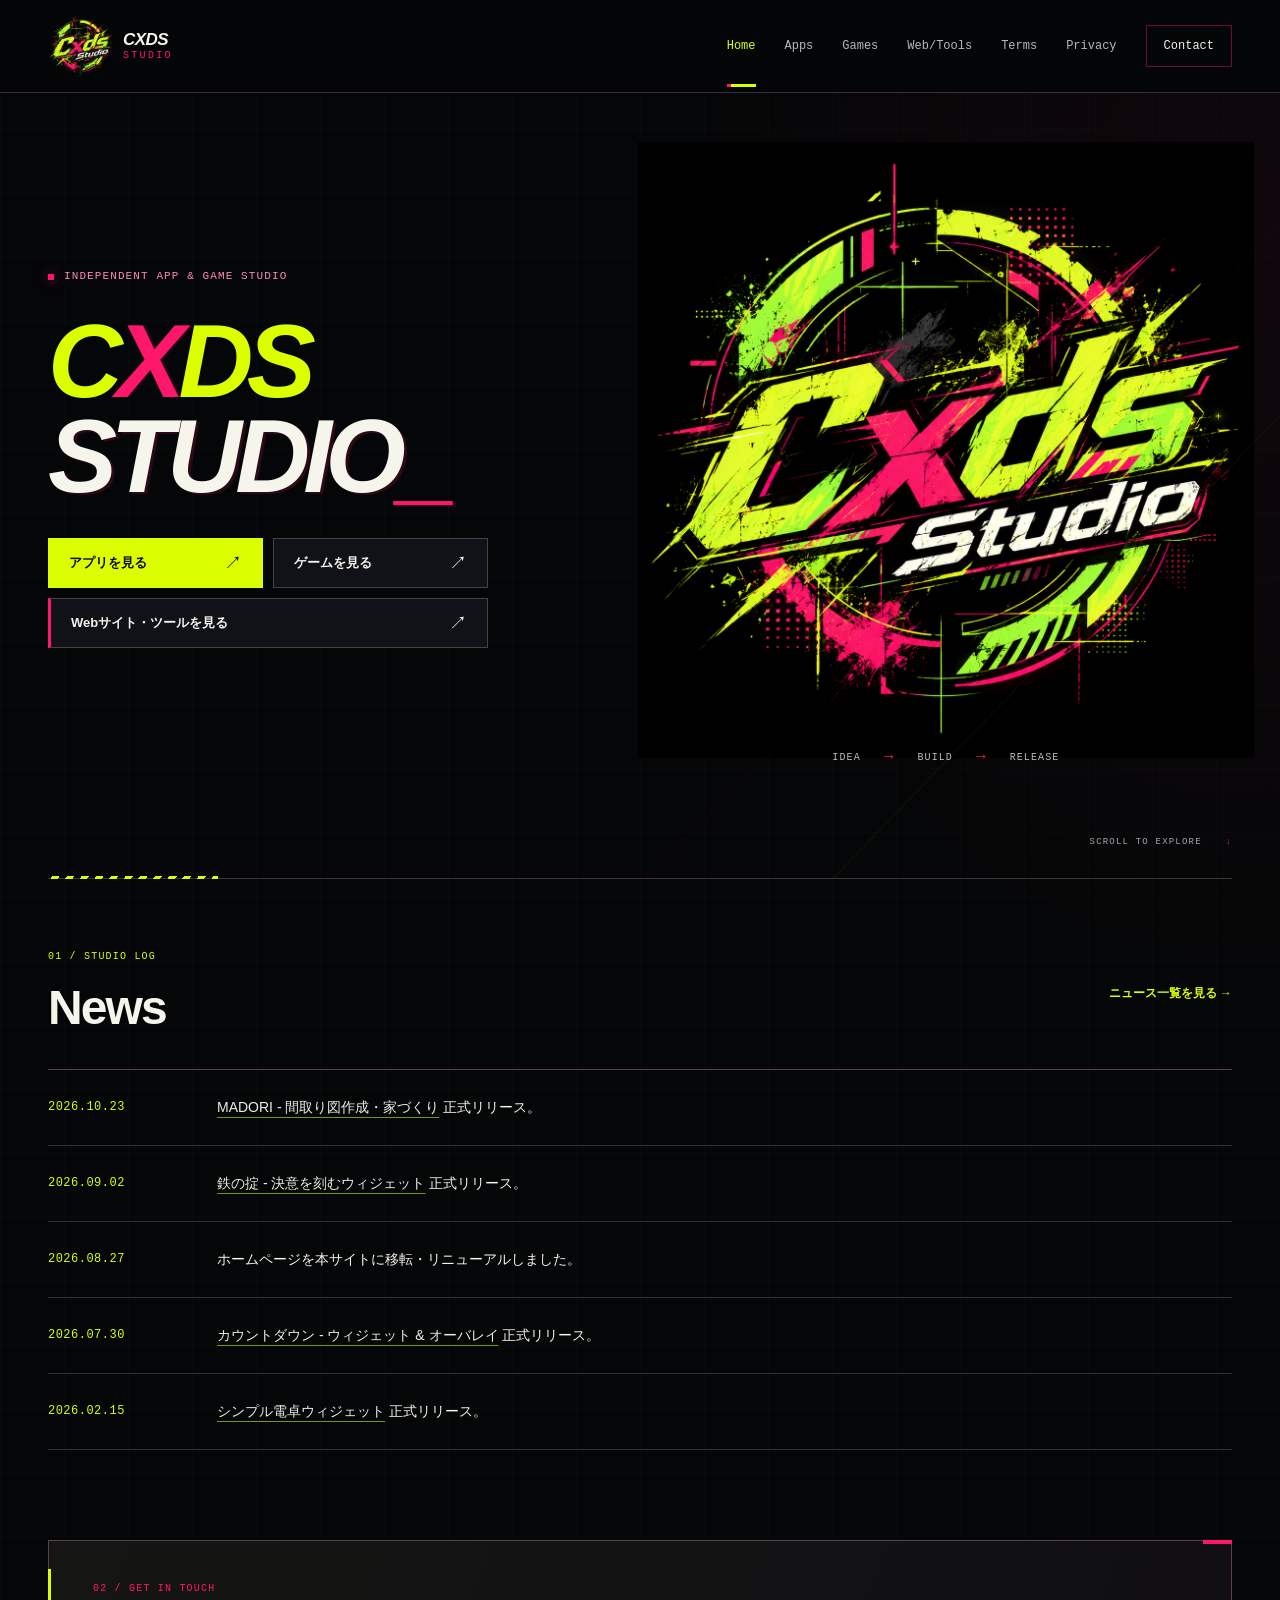
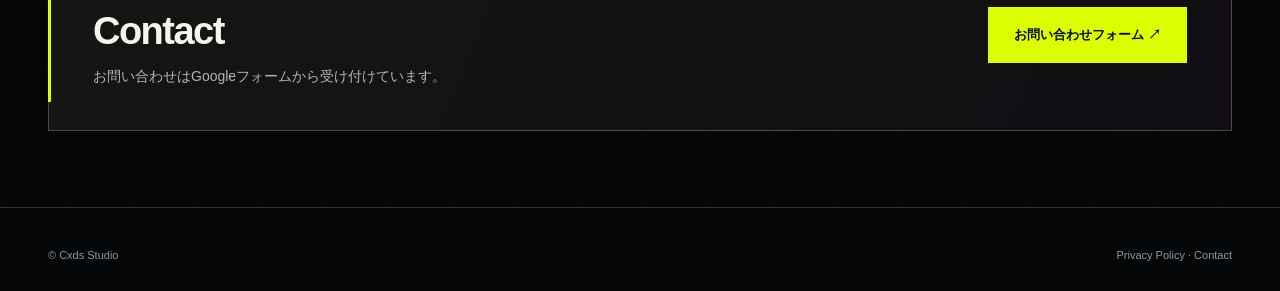
<file: index.html>
<!doctype html>
<html lang="ja"><head>
<meta charset="utf-8"><meta name="viewport" content="width=device-width,initial-scale=1">
<title>Cxds Studio | Apps &amp; Games</title><meta name="description" content="Cxds Studioの公式サイト。個人開発のアプリ・ゲームと最新情報を掲載しています。">
<link rel="canonical" href="https://cxdsstudio.com/">
<meta property="og:site_name" content="Cxds Studio"><meta property="og:title" content="Cxds Studio | Apps &amp; Games">
<meta property="og:description" content="Cxds Studioの公式サイト。個人開発のアプリ・ゲームと最新情報を掲載しています。"><meta property="og:type" content="website">
<meta property="og:url" content="https://cxdsstudio.com/"><meta name="twitter:card" content="summary">
<link rel="icon" href="/assets/favicon.svg" type="image/svg+xml"><link rel="stylesheet" href="/assets/styles.css">
</head><body class="cyberpunk page-home cxds-identity">
<link rel="stylesheet" href="/assets/cxds-identity.css">
<link rel="stylesheet" href="/assets/cyberpunk.css"><header><div class="wrap nav">
<a class="brand" href="/"><img class="brand-icon" src="/assets/images/cxdsstudio_icon.png" alt="" width="66" height="66"><span class="brand-name">CXDS<span>STUDIO</span></span></a>
<button class="menu" aria-expanded="false" aria-label="メニュー">MENU <span aria-hidden="true">+</span></button>
<nav class="navlinks" aria-label="メインナビゲーション"><a href="/" aria-current="page">Home</a>
<a href="/apps/">Apps</a>
<a href="/games/">Games</a>
<a href="/web-tools/">Web/Tools</a>
<a href="/terms/">Terms</a>
<a href="/privacy-policy/">Privacy</a>
<a href="https://docs.google.com/forms/d/e/1FAIpQLSe450_rO_1OGaYp1E1c1inXloY8mUc4ABrikZ5M_-mnO7NMYw/viewform?usp=dialog" target="_blank" rel="noopener">Contact</a></nav></div></header>
<main>
<section class="hero cyber-hero">
  <div class="wrap cyber-hero-grid">
    <div class="cyber-hero-copy">
      <div class="eyebrow"><span class="signal-dot" aria-hidden="true"></span> INDEPENDENT APP &amp; GAME STUDIO</div>
      <h1 aria-label="Cxds Studio"><span>C<span class="brand-x">X</span>DS</span><span class="neon-title">STUDIO<span class="title-cursor" aria-hidden="true">_</span></span></h1>
      
      <div class="actions">
        <a class="btn cyber-primary" href="/apps/">アプリを見る <span aria-hidden="true">↗</span></a>
        <a class="btn" href="/games/">ゲームを見る <span aria-hidden="true">↗</span></a>
        <a class="btn cyber-wide" href="/web-tools/">Webサイト・ツールを見る <span aria-hidden="true">↗</span></a>
      </div>
    </div>
    <div class="cyber-visual" aria-hidden="true">
      
      <img src="/assets/images/cxdsstudio_icon.png" alt="" width="1254" height="1254" fetchpriority="high">
      <div class="visual-caption"><span>IDEA</span><b>→</b><span>BUILD</span><b>→</b><span>RELEASE</span></div>
      <span class="visual-corner corner-tl"></span><span class="visual-corner corner-br"></span>
    </div>
  </div>
  <div class="wrap hero-bottom"><span style="min-height: 1lh;" aria-hidden="true"></span><a href="#news">SCROLL TO EXPLORE <span aria-hidden="true">↓</span></a></div>
</section>




<section class="news-section" id="news"><div class="wrap"><div class="section-head"><div><h2>News</h2></div><a class="btn" href="/news/" data-news-archive-link="">ニュース一覧を見る →</a></div>
<div class="news" data-news-source="/news/index.html" data-news-limit="5" aria-label="最新のお知らせ"><div class="news-item"><time datetime="2026-10-23">2026.10.23</time><div><a href="/apps/"><span style="color: rgb(179, 199, 255);">MADORI - 間取り図作成・家づくり</span></a> 正式リリース。</div></div><div class="news-item"><time datetime="2026-09-02">2026.09.02</time><div><a href="/apps/"><span style="color: rgb(179, 199, 255);">鉄の掟 - 決意を刻むウィジェット</span></a> 正式リリース。</div></div><div class="news-item"><time datetime="2026-08-27">2026.08.27</time><div style="font-weight: 400;">ホームページを本サイトに移転・リニューアルしました。</div></div><div class="news-item"><time datetime="2026-07-30">2026.07.30</time><div><a href="/apps/"><span style="color: rgb(179, 199, 255);">カウントダウン - ウィジェット &amp; オーバレイ</span></a> 正式リリース。</div></div><div class="news-item"><time datetime="2026-02-15">2026.02.15</time><div><a href="/apps/"><span style="color: rgb(179, 199, 255);">シンプル電卓ウィジェット</span></a> 正式リリース。</div></div></div></div></section>

<section class="cyber-contact"><div class="wrap"><div class="section-head"><div><h2>Contact</h2><p class="sub">お問い合わせはGoogleフォームから受け付けています。</p></div></div>
<a class="btn" href="https://docs.google.com/forms/d/e/1FAIpQLSe450_rO_1OGaYp1E1c1inXloY8mUc4ABrikZ5M_-mnO7NMYw/viewform?usp=dialog" target="_blank" rel="noopener">お問い合わせフォーム ↗</a>
</div></section></main>
<footer><div class="wrap footer-row"><span>© Cxds Studio</span>
<span><a href="/privacy-policy/">Privacy Policy</a> · <a href="https://docs.google.com/forms/d/e/1FAIpQLSe450_rO_1OGaYp1E1c1inXloY8mUc4ABrikZ5M_-mnO7NMYw/viewform?usp=dialog" target="_blank" rel="noopener">Contact</a></span>
</div></footer><script src="/assets/script.js"></script><script type="module" src="/assets/news-feed.js"></script></body></html>
</file>
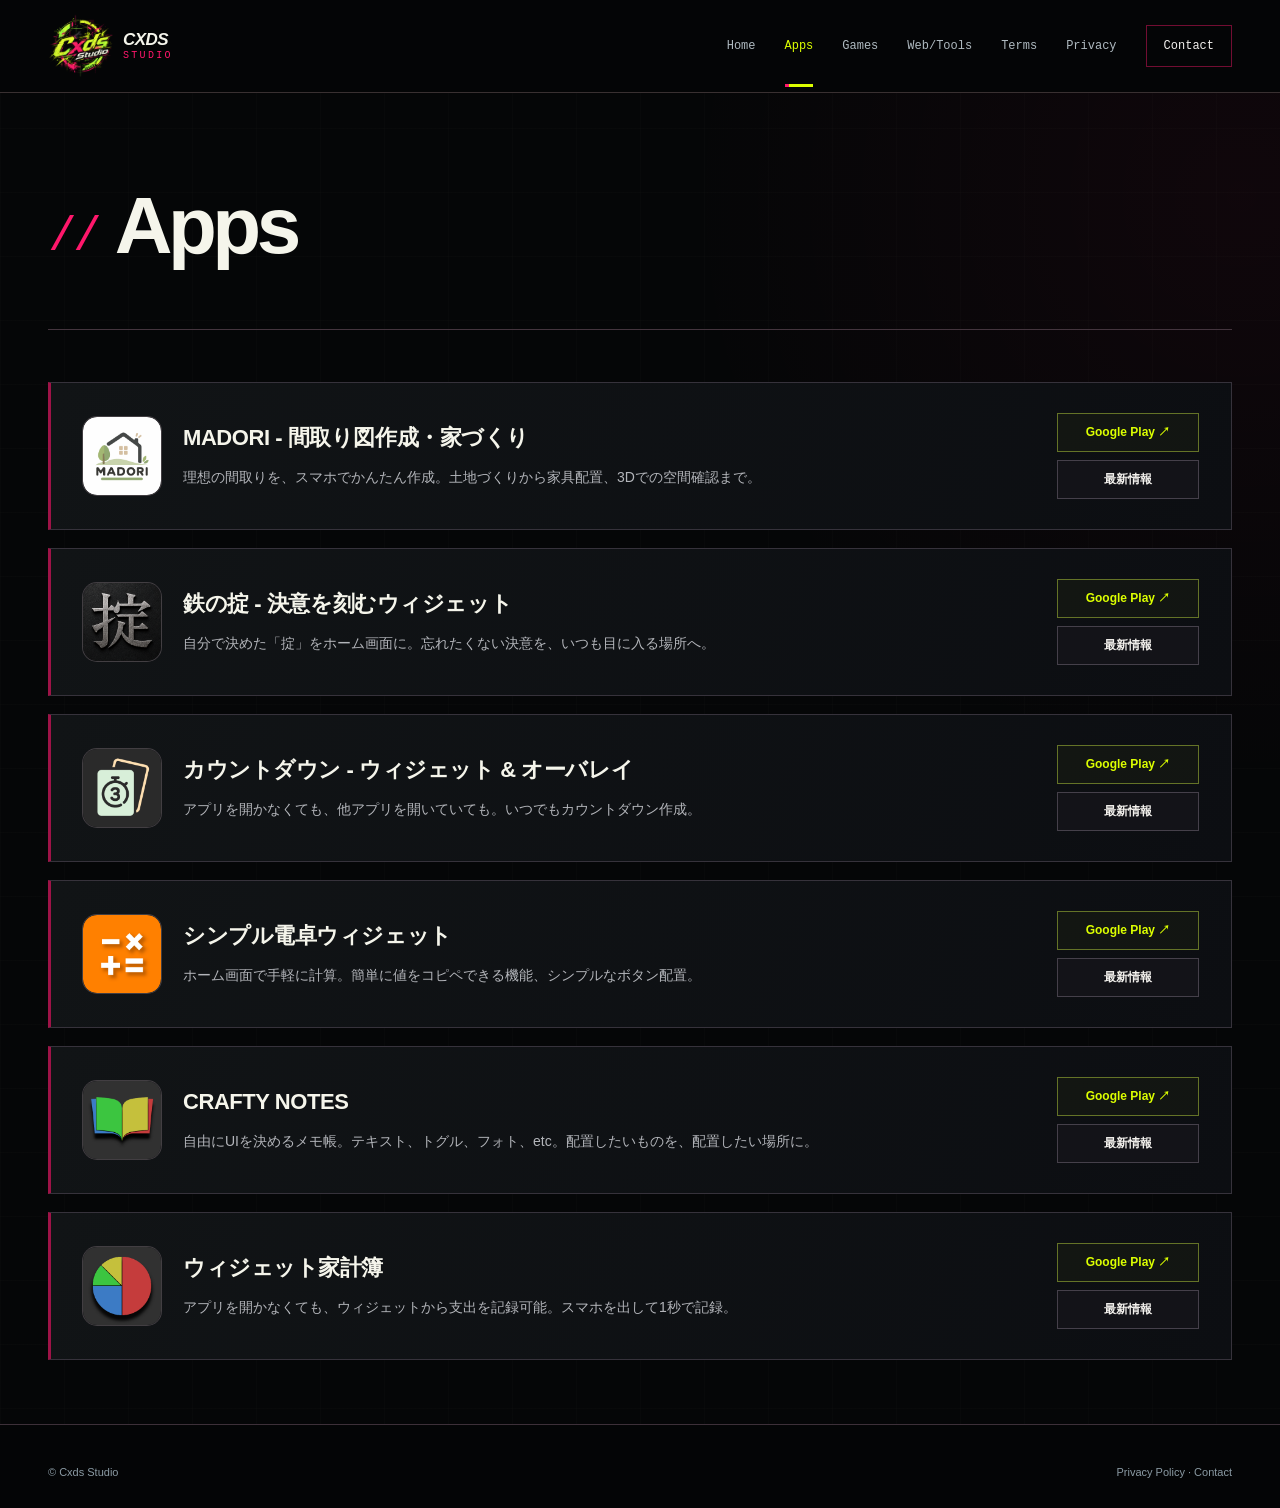
<file: apps/index.html>
<!doctype html>
<html lang="ja"><head>
<meta charset="utf-8"><meta name="viewport" content="width=device-width,initial-scale=1">
<title>Apps | Cxds Studio</title><meta name="description" content="Cxds Studioが公開しているAndroidアプリ一覧。">
<link rel="canonical" href="https://cxdsstudio.com/">
<meta property="og:site_name" content="Cxds Studio"><meta property="og:title" content="Apps | Cxds Studio">
<meta property="og:description" content="Cxds Studioが公開しているAndroidアプリ一覧。"><meta property="og:type" content="website">
<meta property="og:url" content="https://cxdsstudio.com/"><meta name="twitter:card" content="summary">
<link rel="icon" href="/assets/favicon.svg" type="image/svg+xml"><link rel="stylesheet" href="/assets/styles.css">
</head><body class="cyberpunk page-apps cxds-identity">
<link rel="stylesheet" href="/assets/cxds-identity.css">
<link rel="stylesheet" href="/assets/cyberpunk.css"><header><div class="wrap nav">
<a class="brand" href="/"><img class="brand-icon" src="/assets/images/cxdsstudio_icon.png" alt="" width="66" height="66"><span class="brand-name">CXDS<span>STUDIO</span></span></a>
<button class="menu" aria-expanded="false" aria-label="メニュー">MENU <span aria-hidden="true">+</span></button>
<nav class="navlinks" aria-label="メインナビゲーション"><a href="/">Home</a>
<a href="/apps/" aria-current="page">Apps</a>
<a href="/games/">Games</a>
<a href="/web-tools/">Web/Tools</a>
<a href="/terms/">Terms</a>
<a href="/privacy-policy/">Privacy</a>
<a href="https://docs.google.com/forms/d/e/1FAIpQLSe450_rO_1OGaYp1E1c1inXloY8mUc4ABrikZ5M_-mnO7NMYw/viewform?usp=dialog" target="_blank" rel="noopener">Contact</a></nav></div></header>
<main><section class="page-head"><div class="wrap"><h1><font style="font-size: 80px;"><span class="title-prefix" aria-hidden="true">//</span>Apps</font></h1></div></section>
<section><div class="wrap product-list">
<div class="product"><div class="product-card-body"><div class="product-icon-slot" data-vhs-image-slot="product-icon"><img class="product-icon" src="../assets/images/madori_icon.png" alt="madori_icon" width="80" height="80"></div><div class="product-card-copy"><h2>MADORI - 間取り図作成・家づくり</h2><p>理想の間取りを、スマホでかんたん作成。土地づくりから家具配置、3Dでの空間確認まで。</p></div></div><div class="product-actions"><a class="btn primary" href="https://play.google.com/store/apps/details?id=com.cxdsstudio.madori" target="_blank" rel="noopener">Google Play ↗</a><a class="btn" href="/updates/madori/">最新情報</a></div></div><div class="product"><div class="product-card-body"><div class="product-icon-slot" data-vhs-image-slot="product-icon"><img class="product-icon" src="../assets/images/ironcladrules_icon.png" alt="ironcladrules_icon" width="80" height="80"></div><div class="product-card-copy"><h2>鉄の掟 - 決意を刻むウィジェット</h2><p>自分で決めた「掟」をホーム画面に。忘れたくない決意を、いつも目に入る場所へ。</p></div></div><div class="product-actions"><a class="btn primary" href="https://play.google.com/store/apps/details?id=com.cxdsstudio.ironcladrules" target="_blank" rel="noopener">Google Play ↗</a><a class="btn" href="/updates/ironcladrules/">最新情報</a></div></div><div class="product"><div class="product-card-body"><div class="product-icon-slot" data-vhs-image-slot="product-icon"><img class="product-icon" src="../assets/images/countdown_icon.png" alt="countdown_icon" width="80" height="80"></div><div class="product-card-copy"><h2>カウントダウン - ウィジェット &amp; オーバレイ</h2><p>アプリを開かなくても、他アプリを開いていても。いつでもカウントダウン作成。</p></div></div><div class="product-actions"><a class="btn primary" href="https://play.google.com/store/apps/details?id=com.cxdsstudio.countdown" target="_blank" rel="noopener">Google Play ↗</a><a class="btn" href="/updates/countdown/">最新情報</a></div></div>
<div class="product"><div class="product-card-body"><div class="product-icon-slot" data-vhs-image-slot="product-icon"><img class="product-icon" src="../assets/images/calcwiz_icon.png" alt="calcwiz_icon" width="80" height="80"></div><div class="product-card-copy"><h2>シンプル電卓ウィジェット</h2><p>ホーム画面で手軽に計算。簡単に値をコピペできる機能、シンプルなボタン配置。</p></div></div><div class="product-actions"><a class="btn primary" href="https://play.google.com/store/apps/details?id=com.CxdsStudio.calcwiz" target="_blank" rel="noopener">Google Play ↗</a><a class="btn" href="/updates/calcwiz/">最新情報</a></div></div>
<div class="product"><div class="product-card-body"><div class="product-icon-slot" data-vhs-image-slot="product-icon"><img class="product-icon" src="../assets/images/craftynotes_icon.png" alt="craftynotes_icon" width="80" height="80"></div><div class="product-card-copy"><h2>CRAFTY NOTES</h2><p>自由にUIを決めるメモ帳。テキスト、トグル、フォト、etc。配置したいものを、配置したい場所に。</p></div></div><div class="product-actions"><a class="btn primary" href="https://play.google.com/store/apps/details?id=com.CxdsStudio.CraftyNotes" target="_blank" rel="noopener">Google Play ↗</a><a class="btn" href="/updates/craftynotes/">最新情報</a></div></div>
<div class="product"><div class="product-card-body"><div class="product-icon-slot" data-vhs-image-slot="product-icon"><img class="product-icon" src="../assets/images/kakemo_icon.png" alt="kakemo_icon" width="80" height="80"></div><div class="product-card-copy"><h2>ウィジェット家計簿</h2><p>アプリを開かなくても、ウィジェットから支出を記録可能。スマホを出して1秒で記録。</p></div></div><div class="product-actions"><a class="btn primary" href="https://play.google.com/store/apps/details?id=com.cxdsstudio.kakemo" target="_blank" rel="noopener">Google Play ↗</a><a class="btn" href="/updates/kakemo/">最新情報</a></div></div>
</div></section></main><footer><div class="wrap footer-row"><span>© Cxds Studio</span>
<span><a href="/privacy-policy/">Privacy Policy</a> · <a href="https://docs.google.com/forms/d/e/1FAIpQLSe450_rO_1OGaYp1E1c1inXloY8mUc4ABrikZ5M_-mnO7NMYw/viewform?usp=dialog" target="_blank" rel="noopener">Contact</a></span>
</div></footer><script src="/assets/script.js"></script></body></html>
</file>
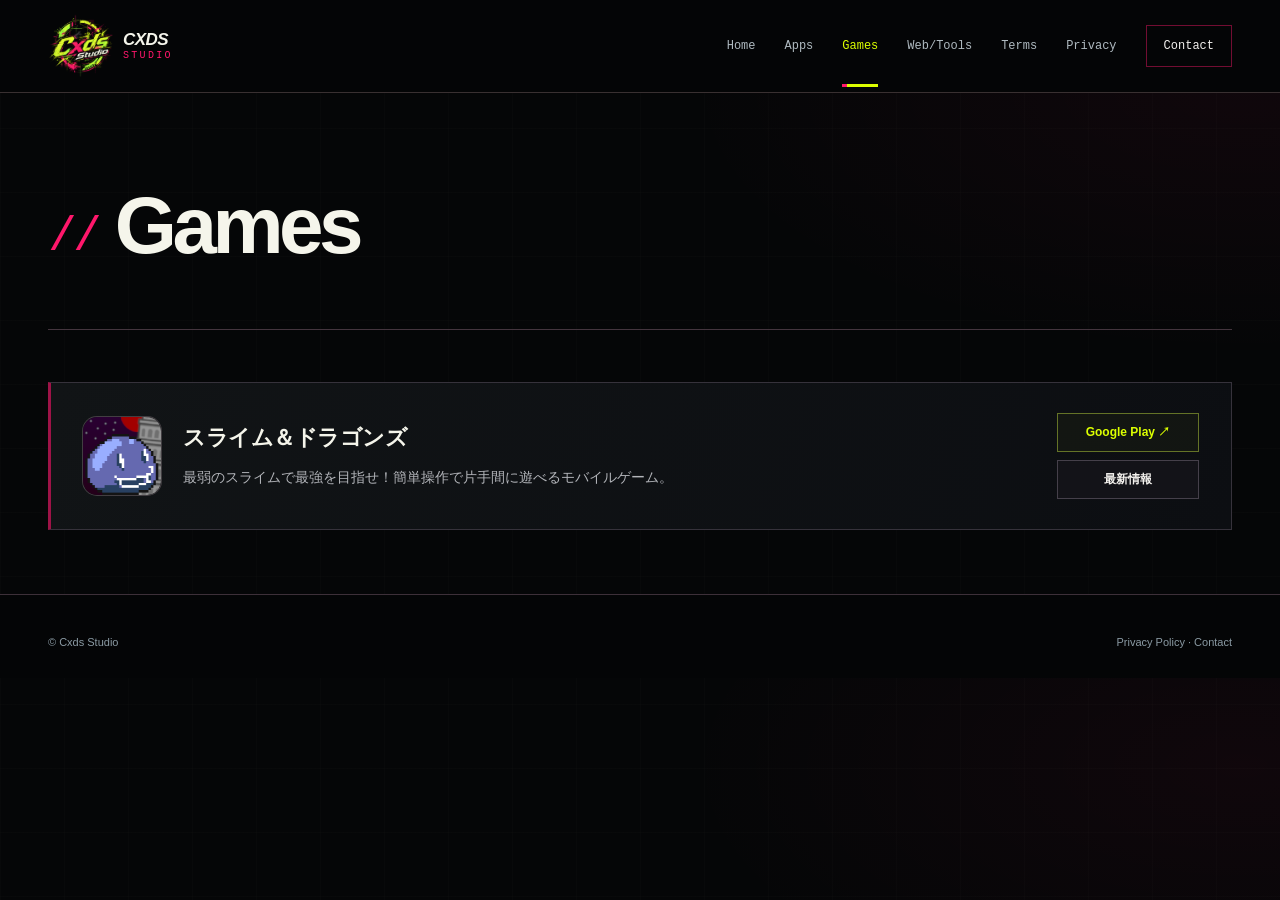
<file: games/index.html>
<!doctype html>
<html lang="ja"><head>
<meta charset="utf-8"><meta name="viewport" content="width=device-width,initial-scale=1">
<title>Games | Cxds Studio</title><meta name="description" content="Cxds Studioが公開しているゲーム一覧。">
<link rel="canonical" href="https://cxdsstudio.com/">
<meta property="og:site_name" content="Cxds Studio"><meta property="og:title" content="Games | Cxds Studio">
<meta property="og:description" content="Cxds Studioが公開しているゲーム一覧。"><meta property="og:type" content="website">
<meta property="og:url" content="https://cxdsstudio.com/"><meta name="twitter:card" content="summary">
<link rel="icon" href="/assets/favicon.svg" type="image/svg+xml"><link rel="stylesheet" href="/assets/styles.css">
</head><body class="cyberpunk page-games cxds-identity">
<link rel="stylesheet" href="/assets/cxds-identity.css">
<link rel="stylesheet" href="/assets/cyberpunk.css"><header><div class="wrap nav">
<a class="brand" href="/"><img class="brand-icon" src="/assets/images/cxdsstudio_icon.png" alt="" width="66" height="66"><span class="brand-name">CXDS<span>STUDIO</span></span></a>
<button class="menu" aria-expanded="false" aria-label="メニュー">MENU <span aria-hidden="true">+</span></button>
<nav class="navlinks" aria-label="メインナビゲーション"><a href="/">Home</a>
<a href="/apps/">Apps</a>
<a href="/games/" aria-current="page">Games</a>
<a href="/web-tools/">Web/Tools</a>
<a href="/terms/">Terms</a>
<a href="/privacy-policy/">Privacy</a>
<a href="https://docs.google.com/forms/d/e/1FAIpQLSe450_rO_1OGaYp1E1c1inXloY8mUc4ABrikZ5M_-mnO7NMYw/viewform?usp=dialog" target="_blank" rel="noopener">Contact</a></nav></div></header>
<main><section class="page-head"><div class="wrap"><h1><font style="font-size: 80px;"><span class="title-prefix" aria-hidden="true">//</span>Games</font></h1></div></section>
<section><div class="wrap product-list">
<div class="product"><div class="product-card-body"><div class="product-icon-slot" data-vhs-image-slot="product-icon"><img class="product-icon" src="../assets/images/slimeanddragons_icon.png" alt="slimeanddragons_icon" width="80" height="80"></div><div class="product-card-copy"><h2>スライム＆ドラゴンズ</h2><p>最弱のスライムで最強を目指せ！簡単操作で片手間に遊べるモバイルゲーム。</p></div></div><div class="product-actions"><a class="btn primary" href="https://play.google.com/store/apps/details?id=com.CxdsStudio.SlimeAndDragons" target="_blank" rel="noopener">Google Play ↗</a><a class="btn" href="/updates/slimeanddragons/">最新情報</a></div></div>
</div></section></main><footer><div class="wrap footer-row"><span>© Cxds Studio</span>
<span><a href="/privacy-policy/">Privacy Policy</a> · <a href="https://docs.google.com/forms/d/e/1FAIpQLSe450_rO_1OGaYp1E1c1inXloY8mUc4ABrikZ5M_-mnO7NMYw/viewform?usp=dialog" target="_blank" rel="noopener">Contact</a></span>
</div></footer><script src="/assets/script.js"></script></body></html>
</file>
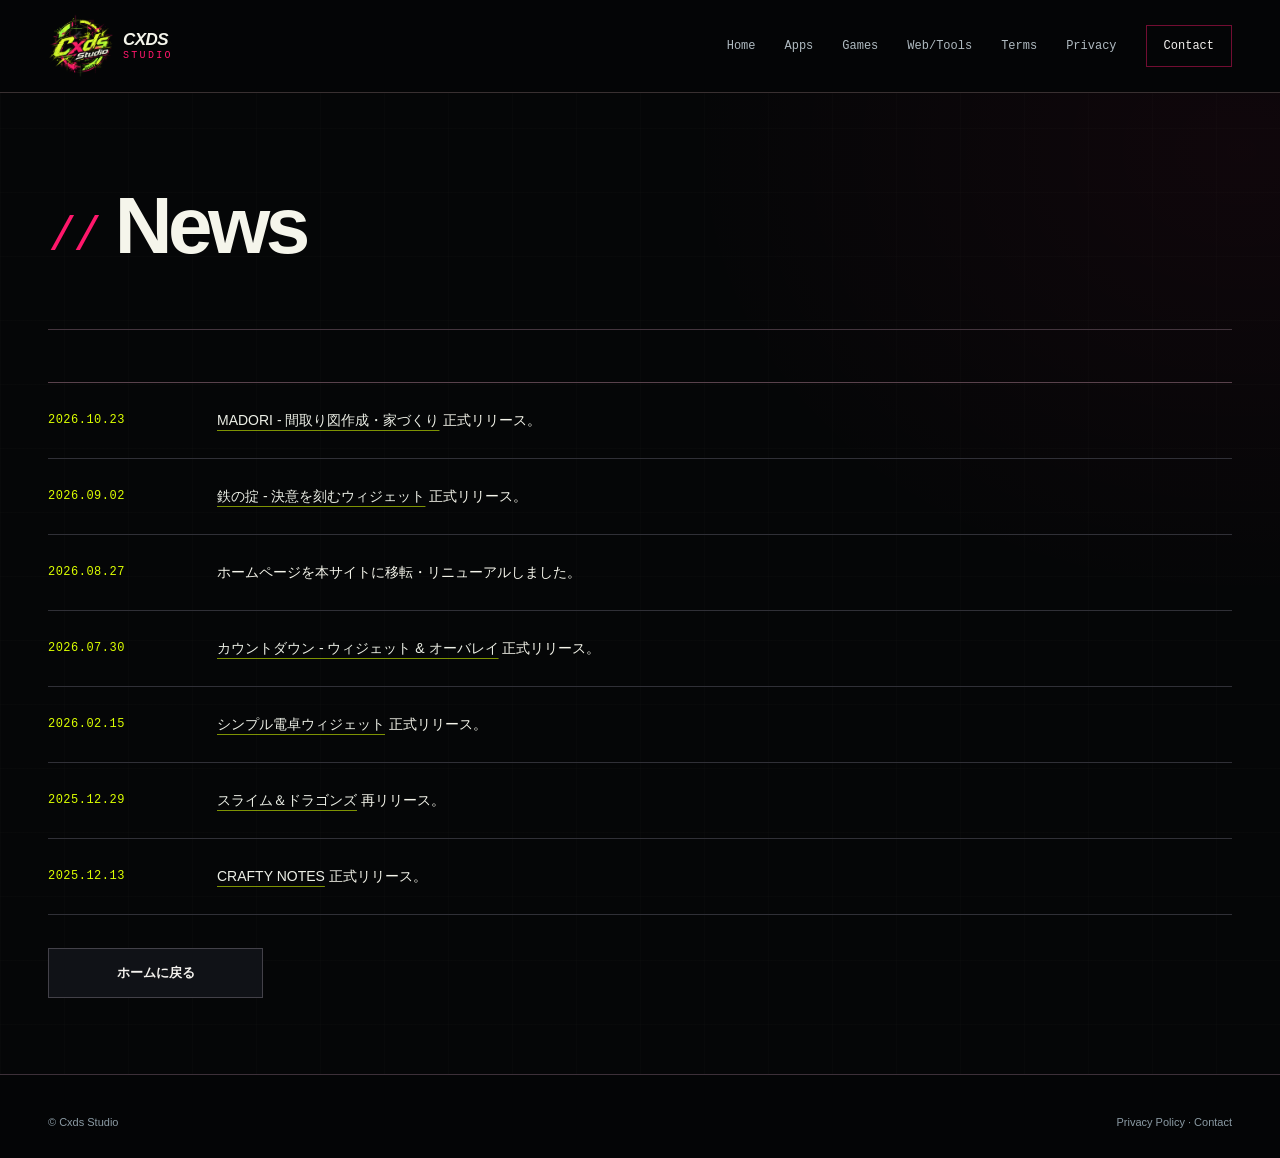
<file: news/index.html>
<!doctype html>
<html lang="ja"><head>
<meta charset="utf-8"><meta name="viewport" content="width=device-width,initial-scale=1">
<title>News | Cxds Studio</title><meta name="description" content="Cxds Studioのアプリ・ゲーム・Webサイトやツールに関するお知らせとニュース履歴。">
<link rel="canonical" href="https://cxdsstudio.com/news/">
<meta property="og:site_name" content="Cxds Studio"><meta property="og:title" content="News | Cxds Studio">
<meta property="og:description" content="Cxds Studioのアプリ・ゲーム・Webサイトやツールに関するお知らせとニュース履歴。"><meta property="og:type" content="website">
<meta property="og:url" content="https://cxdsstudio.com/news/"><meta name="twitter:card" content="summary">
<link rel="icon" href="/assets/favicon.svg" type="image/svg+xml"><link rel="stylesheet" href="/assets/styles.css">
<meta name="vhs-page-name" content="News"></head><body class="cyberpunk page-news cxds-identity">
<link rel="stylesheet" href="/assets/cxds-identity.css">
<link rel="stylesheet" href="/assets/cyberpunk.css"><header><div class="wrap nav">
<a class="brand" href="/"><img class="brand-icon" src="/assets/images/cxdsstudio_icon.png" alt="" width="66" height="66"><span class="brand-name">CXDS<span>STUDIO</span></span></a>
<button class="menu" aria-expanded="false" aria-label="メニュー">MENU <span aria-hidden="true">+</span></button>
<nav class="navlinks" aria-label="メインナビゲーション"><a href="/">Home</a>
<a href="/apps/">Apps</a>
<a href="/games/">Games</a>
<a href="/web-tools/">Web/Tools</a>
<a href="/terms/">Terms</a>
<a href="/privacy-policy/">Privacy</a>
<a href="https://docs.google.com/forms/d/e/1FAIpQLSe450_rO_1OGaYp1E1c1inXloY8mUc4ABrikZ5M_-mnO7NMYw/viewform?usp=dialog" target="_blank" rel="noopener">Contact</a></nav></div></header>
<main><section class="page-head"><div class="wrap"><h1><font style="font-size: 80px;"><span class="title-prefix" aria-hidden="true">//</span>News</font></h1></div></section><section class="news-section"><div class="wrap"><div class="news" data-news-archive="true" aria-label="ニュース履歴">
<div class="news-item"><time>2026.10.23</time><div><a href="/apps/"><span style="color: rgb(179, 199, 255);">MADORI - 間取り図作成・家づくり</span></a> 正式リリース。</div></div><div class="news-item"><time>2026.09.02</time><div><a href="/apps/"><span style="color: rgb(179, 199, 255);">鉄の掟 - 決意を刻むウィジェット</span></a> 正式リリース。</div></div><div class="news-item"><time>2026.08.27</time><div style="font-weight: 400;">ホームページを本サイトに移転・リニューアルしました。</div></div><div class="news-item"><time>2026.07.30</time><div><a href="/apps/"><span style="color: rgb(179, 199, 255);">カウントダウン - ウィジェット &amp; オーバレイ</span></a> 正式リリース。</div></div>
<div class="news-item"><time>2026.02.15</time><div><a href="/apps/"><span style="color: rgb(179, 199, 255);">シンプル電卓ウィジェット</span></a> 正式リリース。</div></div>
<div class="news-item"><time>2025.12.29</time><div><a href="/games/"><span style="color: rgb(179, 199, 255);">スライム＆ドラゴンズ</span></a> 再リリース。</div></div>
<div class="news-item"><time>2025.12.13</time><div><a href="/apps/"><span style="color: rgb(179, 199, 255);">CRAFTY NOTES</span></a> 正式リリース。</div></div>

</div><div class="actions"><a class="btn" href="/">ホームに戻る</a></div></div></section></main>
<footer><div class="wrap footer-row"><span>© Cxds Studio</span>
<span><a href="/privacy-policy/">Privacy Policy</a> · <a href="https://docs.google.com/forms/d/e/1FAIpQLSe450_rO_1OGaYp1E1c1inXloY8mUc4ABrikZ5M_-mnO7NMYw/viewform?usp=dialog" target="_blank" rel="noopener">Contact</a></span>
</div></footer><script src="/assets/script.js"></script><script type="module" src="/assets/news-feed.js"></script></body></html>
</file>
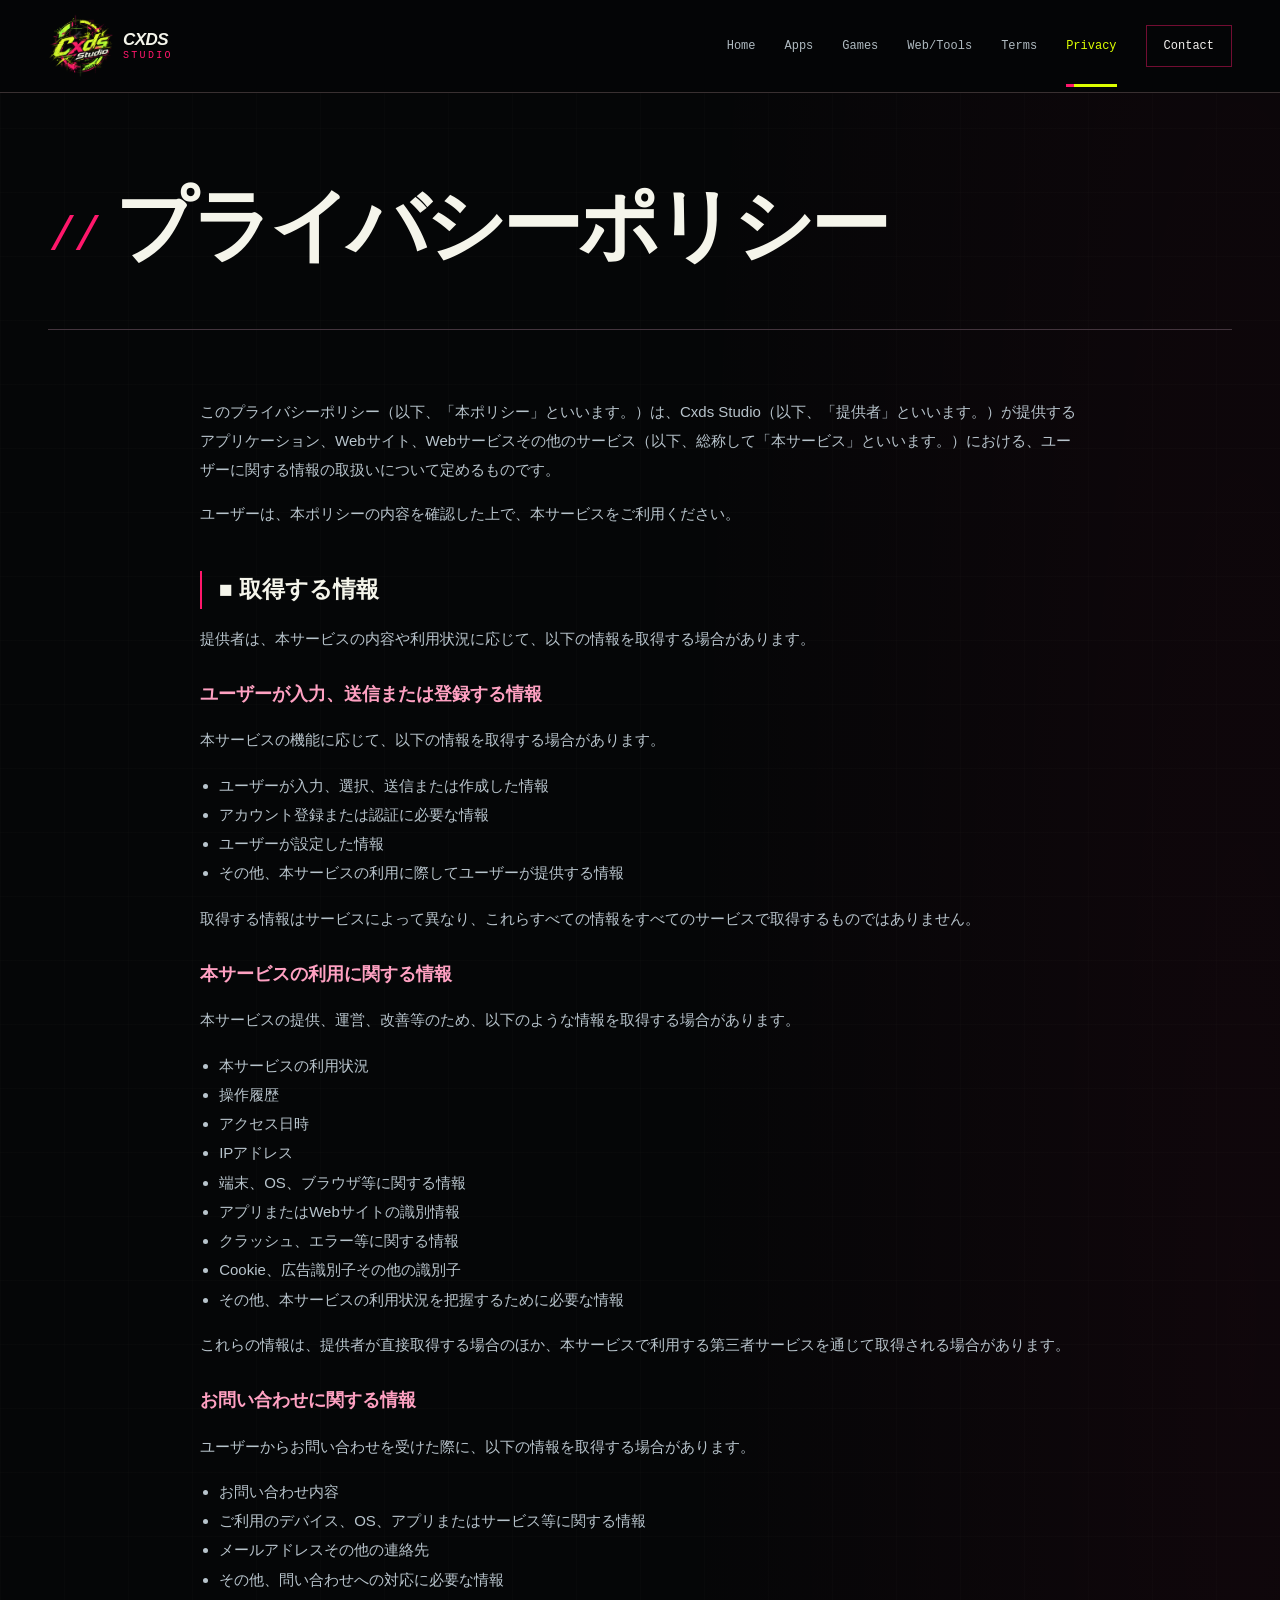
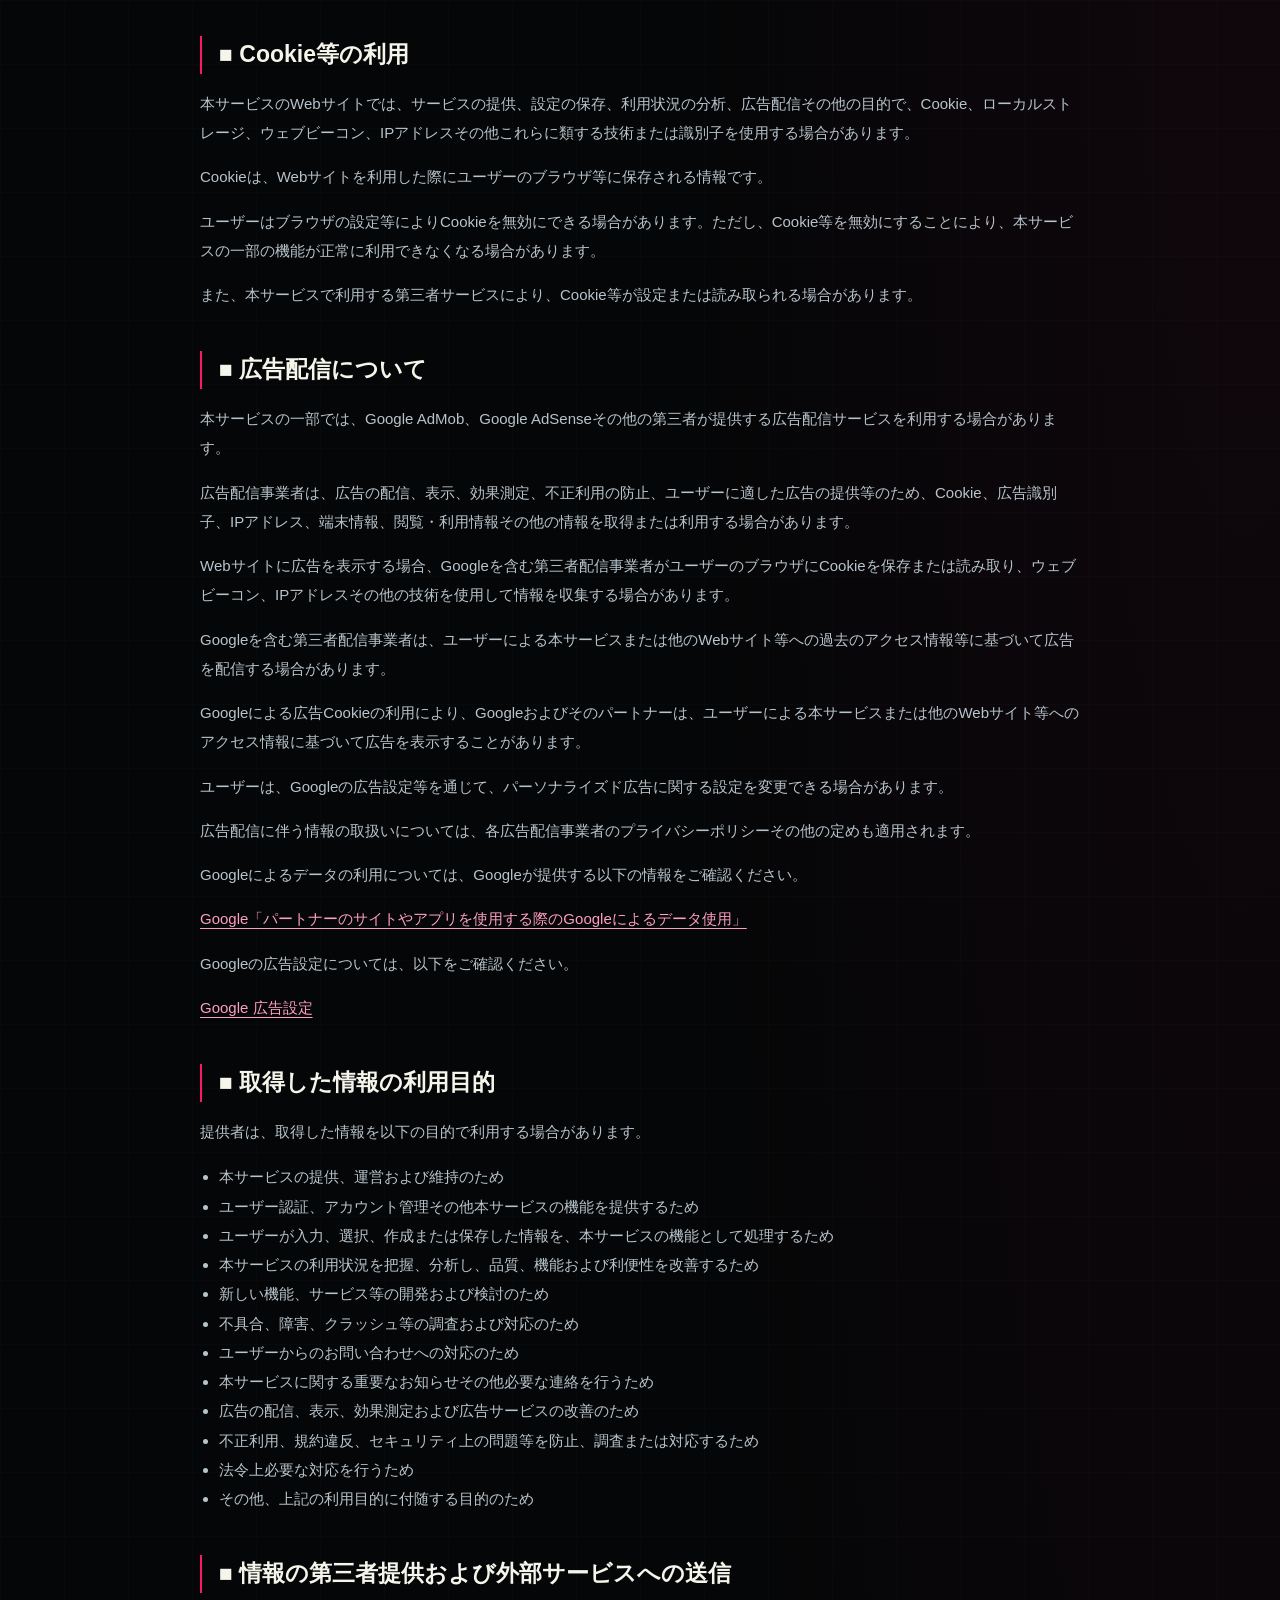
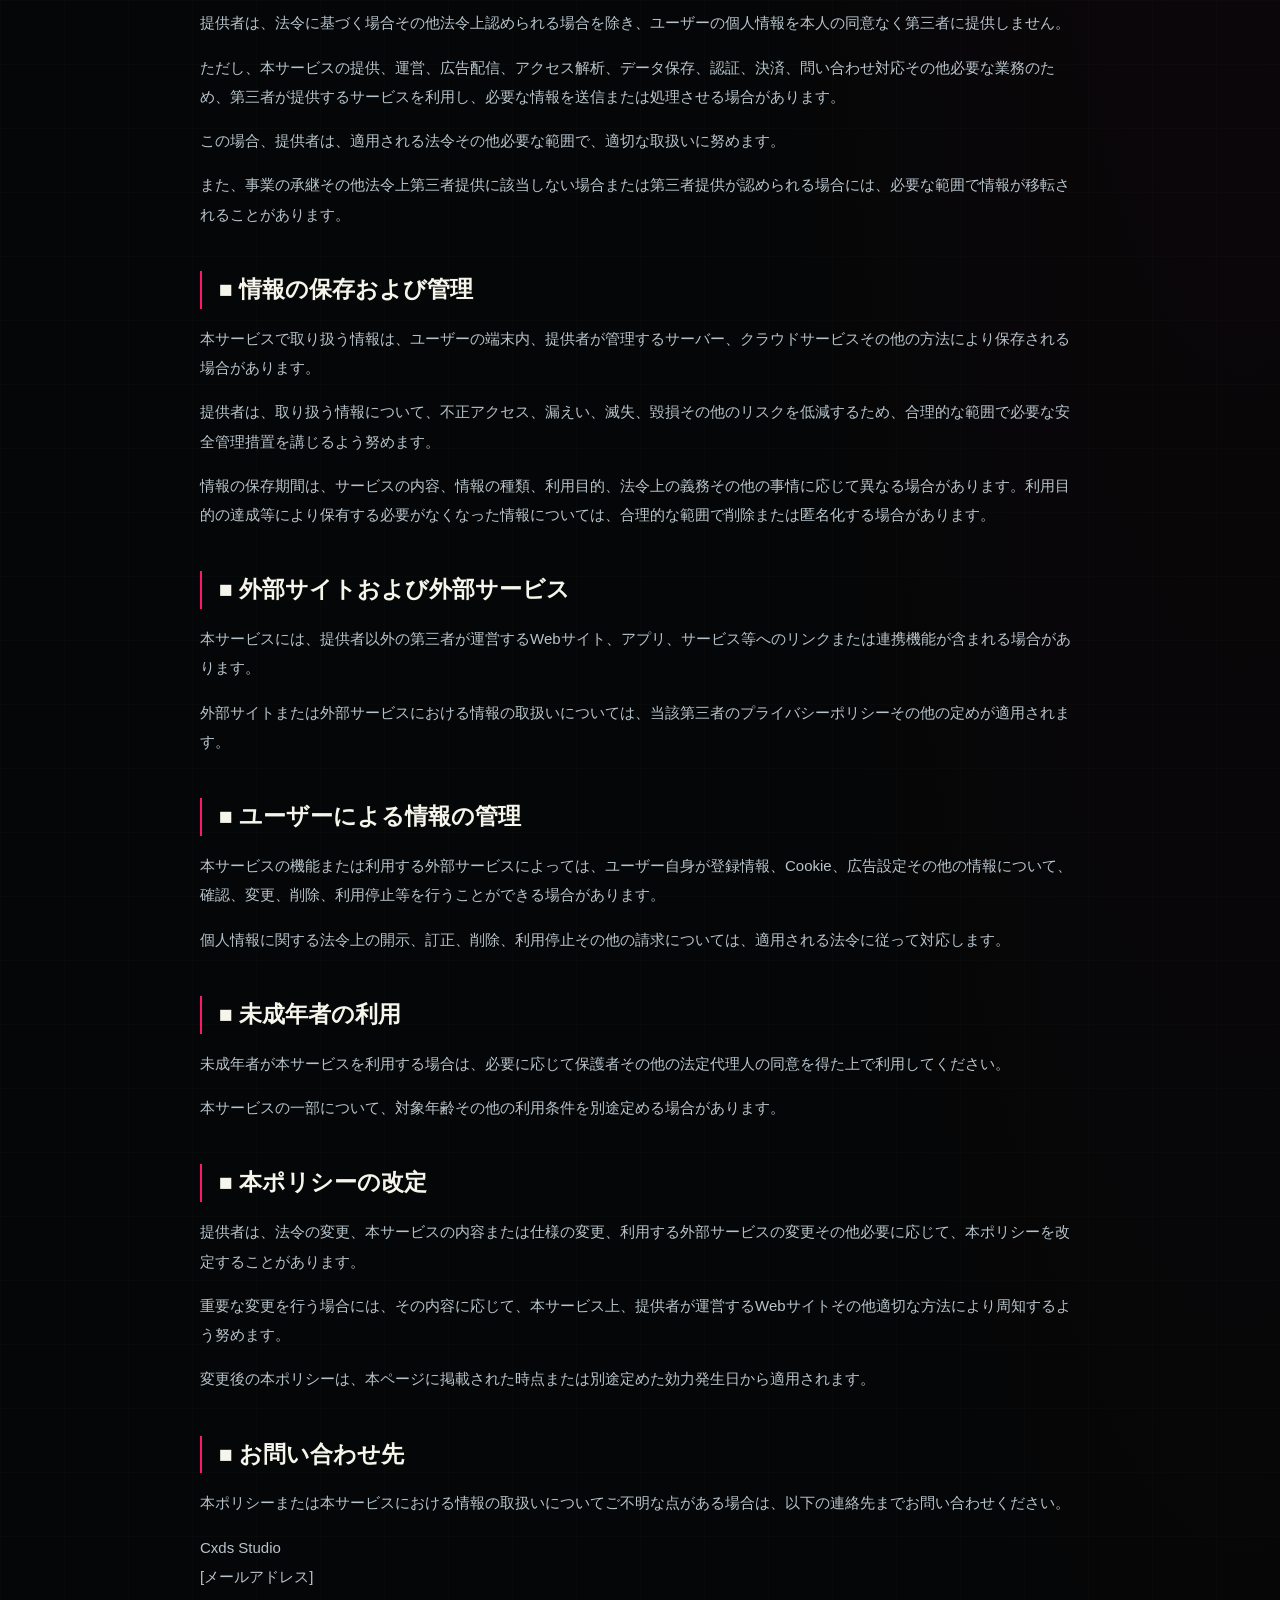
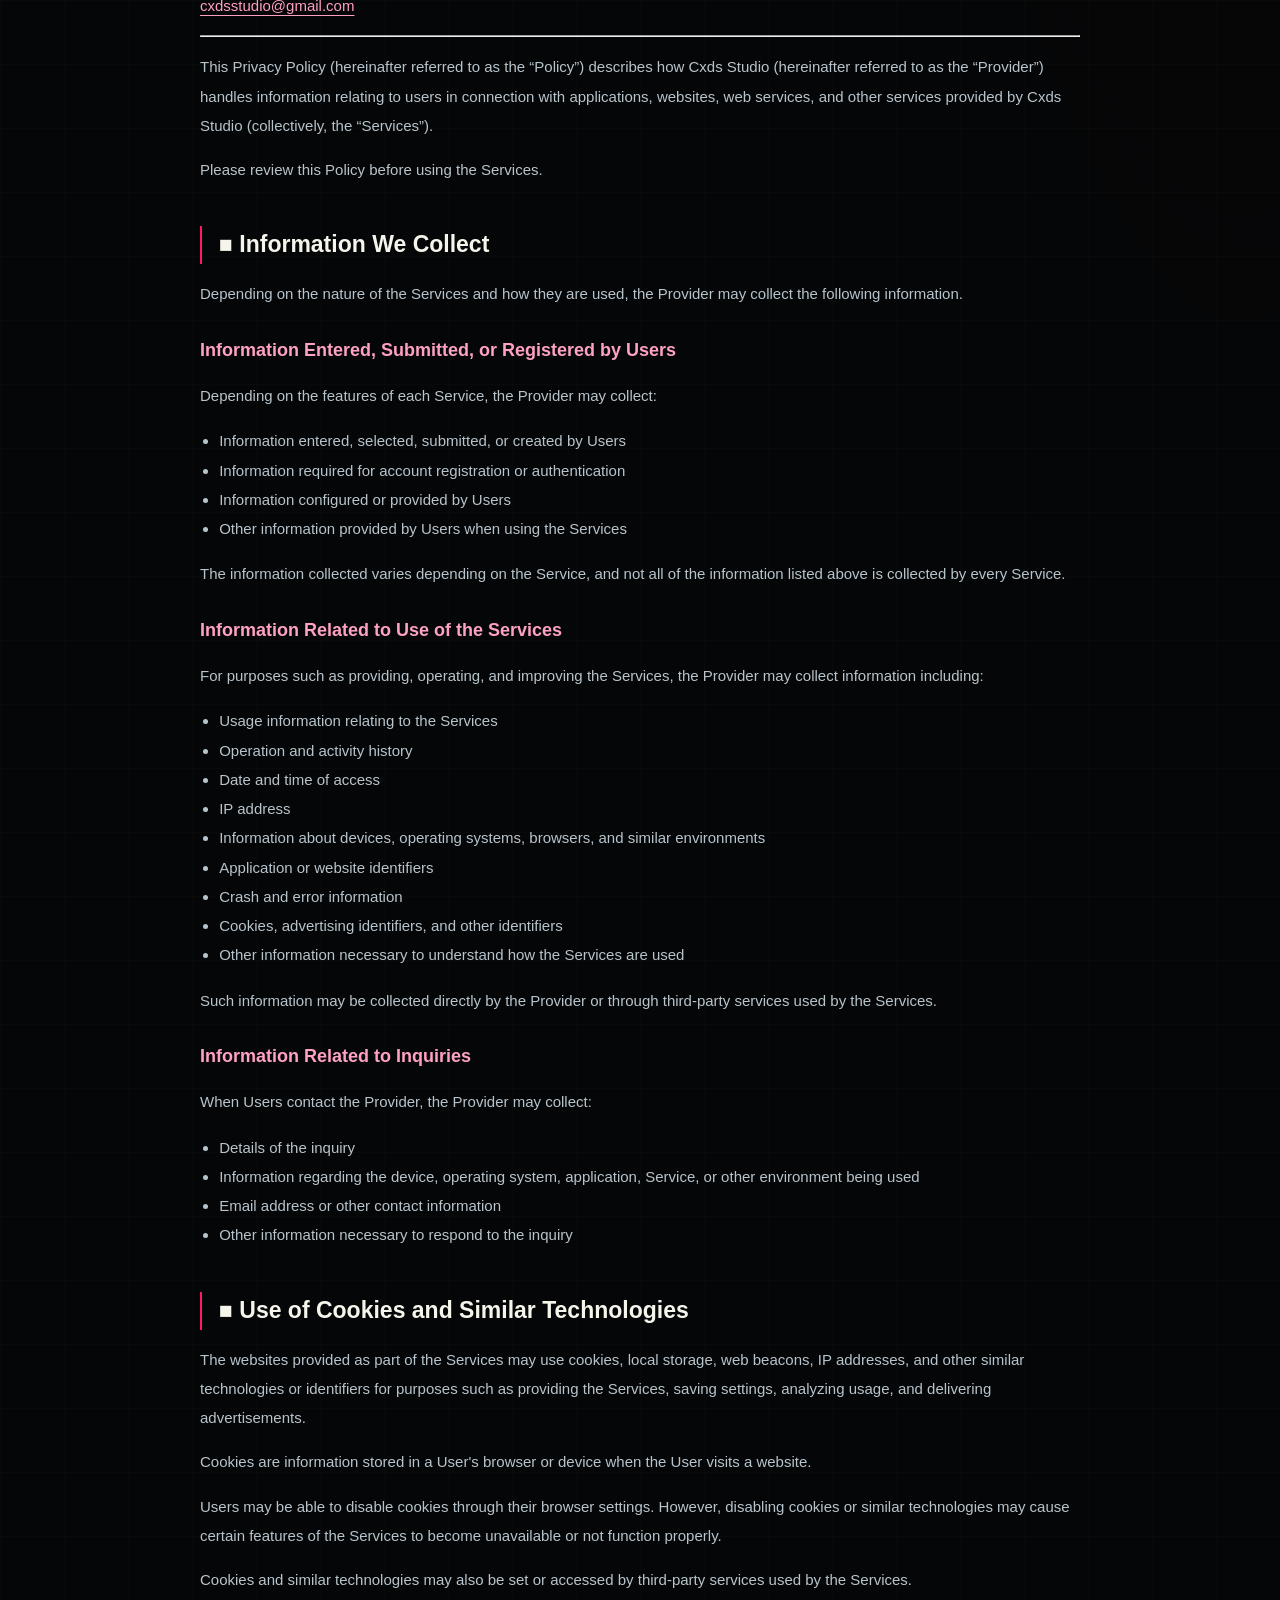
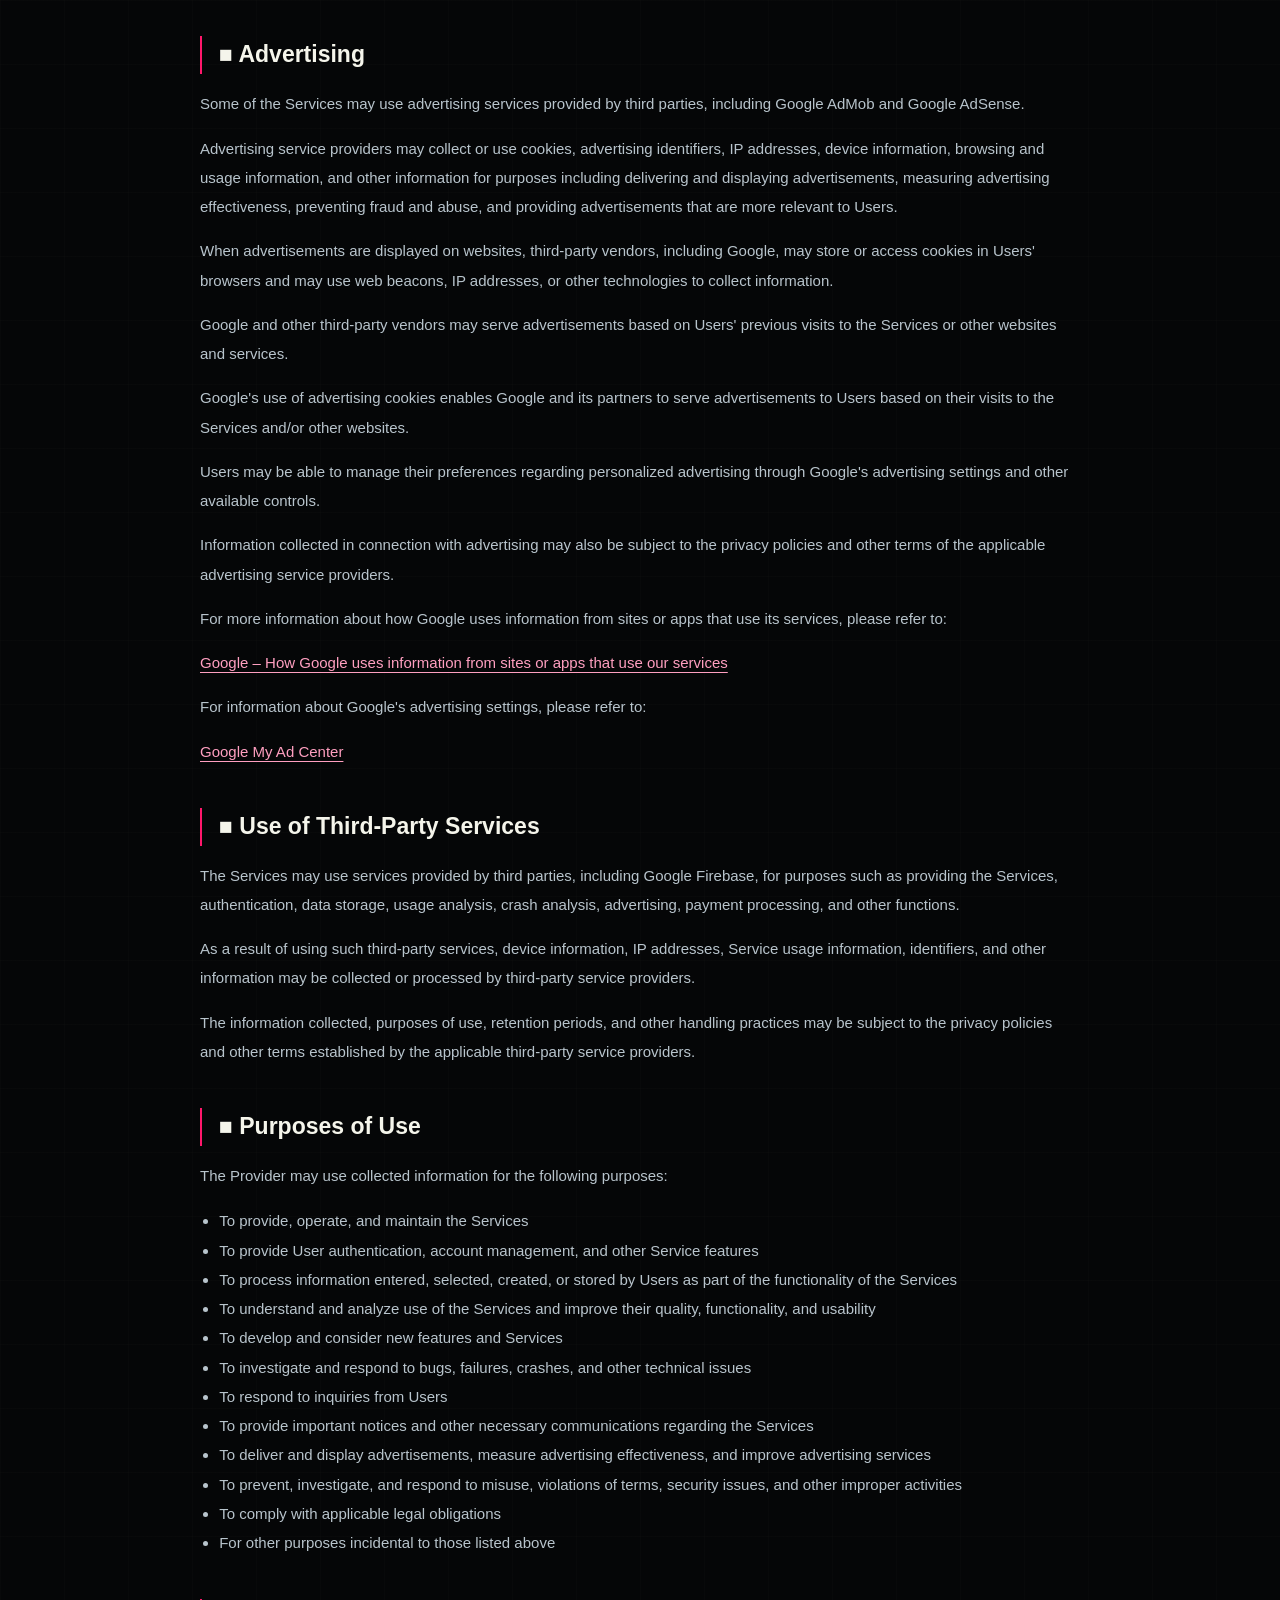
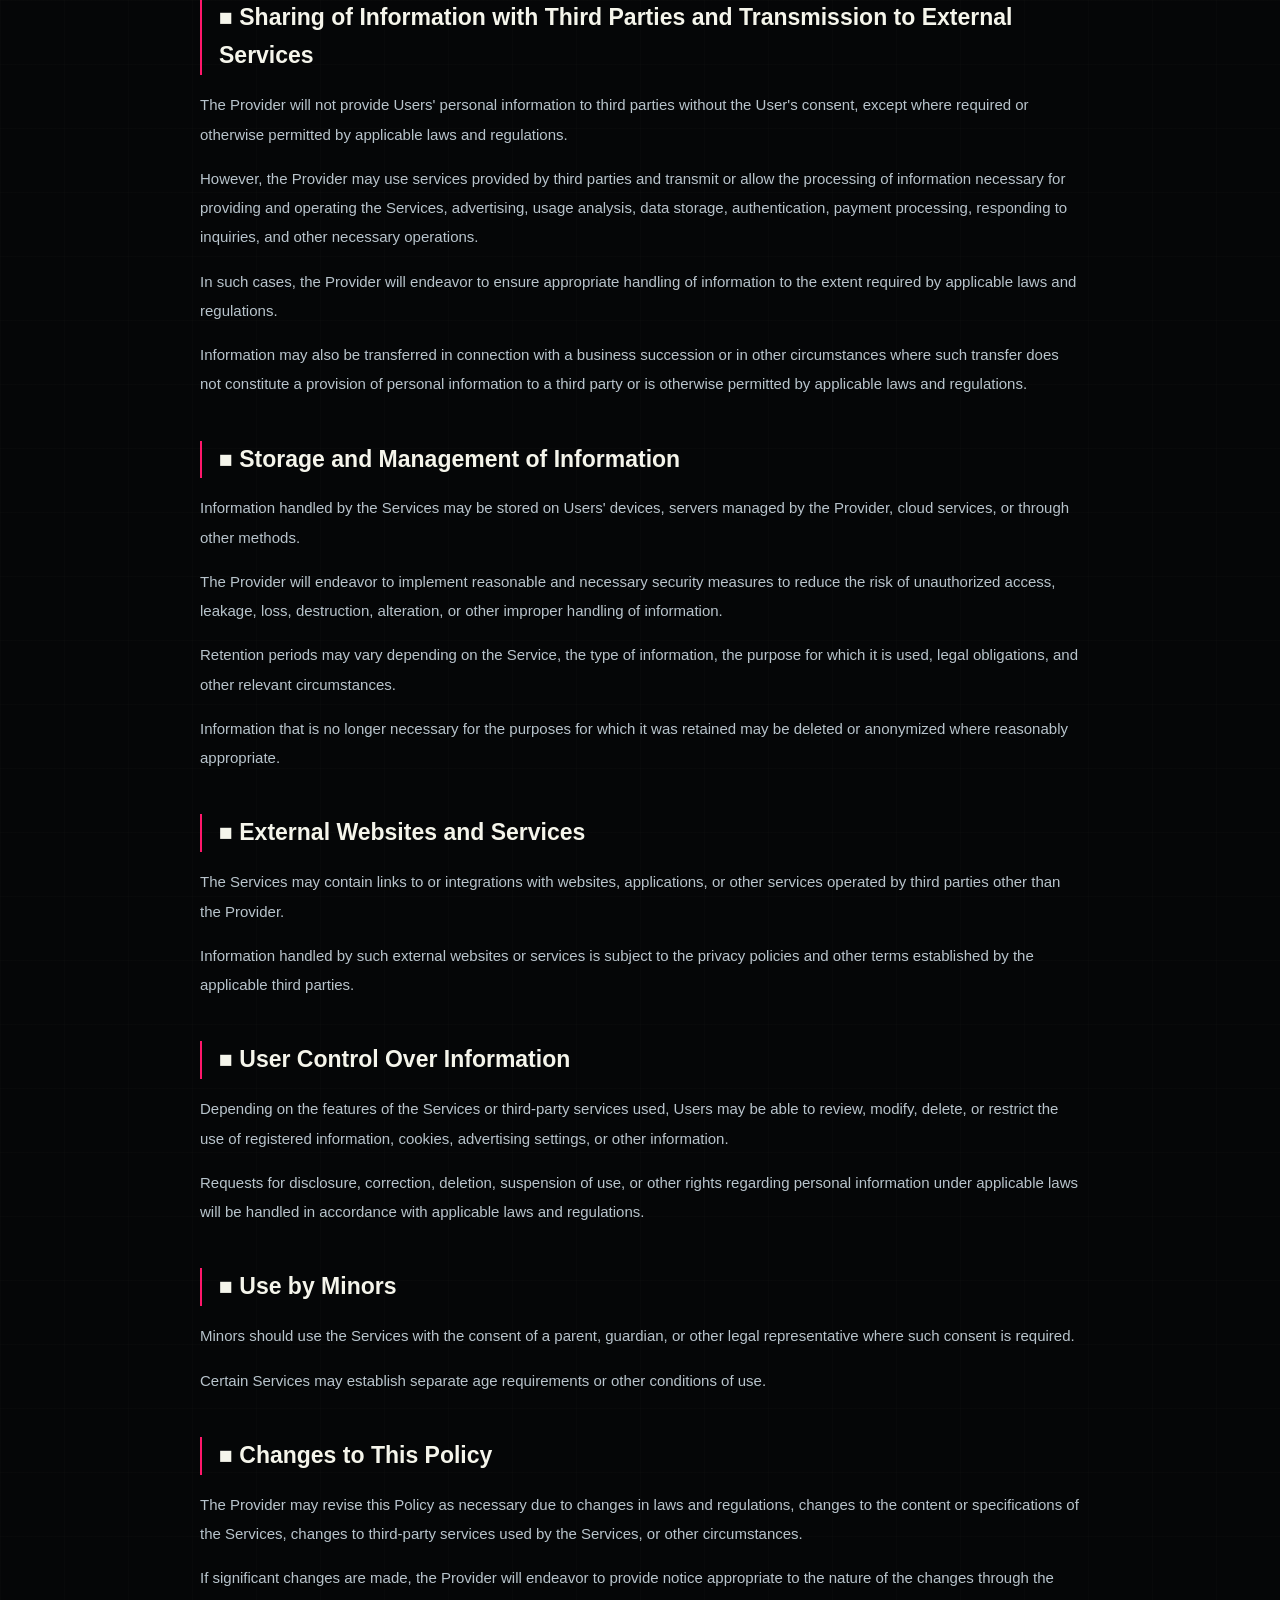
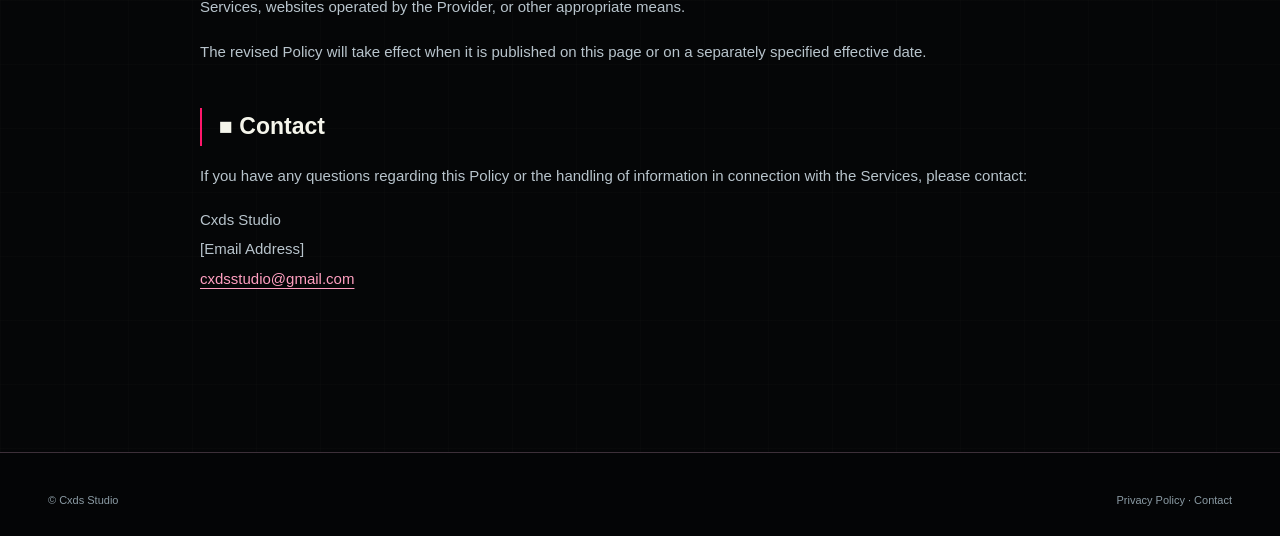
<file: privacy-policy/index.html>
<!doctype html>
<html lang="ja"><head>
<meta charset="utf-8"><meta name="viewport" content="width=device-width,initial-scale=1">
<title>プライバシーポリシー | Cxds Studio</title><meta name="description" content="Cxds Studioのプライバシーポリシー。">
<link rel="canonical" href="https://cxdsstudio.com/">
<meta property="og:site_name" content="Cxds Studio"><meta property="og:title" content="プライバシーポリシー | Cxds Studio">
<meta property="og:description" content="Cxds Studioのプライバシーポリシー。"><meta property="og:type" content="website">
<meta property="og:url" content="https://cxdsstudio.com/"><meta name="twitter:card" content="summary">
<link rel="icon" href="/assets/favicon.svg" type="image/svg+xml"><link rel="stylesheet" href="/assets/styles.css">
<style id="autoconsent-prehide">#didomi-popup,.didomi-popup-container,.didomi-popup-notice,.didomi-consent-popup-preferences,#didomi-notice,.didomi-popup-backdrop,.didomi-screen-medium,div[id^='sp_message_container_'],.message-overlay,#sp_privacy_manager_container { opacity: 0 !important; z-index: -1 !important; pointer-events: none !important; } </style></head><body class="cyberpunk page-privacy-policy cxds-identity">
<link rel="stylesheet" href="/assets/cxds-identity.css">
<link rel="stylesheet" href="/assets/cyberpunk.css"><header><div class="wrap nav">
<a class="brand" href="/"><img class="brand-icon" src="/assets/images/cxdsstudio_icon.png" alt="" width="66" height="66"><span class="brand-name">CXDS<span>STUDIO</span></span></a>
<button class="menu" aria-expanded="false" aria-label="メニュー">MENU <span aria-hidden="true">+</span></button>
<nav class="navlinks" aria-label="メインナビゲーション"><a href="/">Home</a>
<a href="/apps/">Apps</a>
<a href="/games/">Games</a>
<a href="/web-tools/">Web/Tools</a>
<a href="/terms/">Terms</a>
<a href="/privacy-policy/" aria-current="page">Privacy</a>
<a href="https://docs.google.com/forms/d/e/1FAIpQLSe450_rO_1OGaYp1E1c1inXloY8mUc4ABrikZ5M_-mnO7NMYw/viewform?usp=dialog" target="_blank" rel="noopener">Contact</a></nav></div></header>
<main><section class="page-head"><div class="wrap"><h1><font style="font-size: 80px;"><span class="title-prefix" aria-hidden="true">//</span>プライバシーポリシー</font></h1></div></section>
<section><article class="wrap article">
<p>このプライバシーポリシー（以下、「本ポリシー」といいます。）は、Cxds Studio（以下、「提供者」といいます。）が提供するアプリケーション、Webサイト、Webサービスその他のサービス（以下、総称して「本サービス」といいます。）における、ユーザーに関する情報の取扱いについて定めるものです。</p>
<p>ユーザーは、本ポリシーの内容を確認した上で、本サービスをご利用ください。</p>

<h2>■ 取得する情報</h2>
<p>提供者は、本サービスの内容や利用状況に応じて、以下の情報を取得する場合があります。</p>
<h3>ユーザーが入力、送信または登録する情報</h3>
<p>本サービスの機能に応じて、以下の情報を取得する場合があります。</p>
<ul><li>ユーザーが入力、選択、送信または作成した情報</li><li>アカウント登録または認証に必要な情報</li><li>ユーザーが設定した情報</li><li>その他、本サービスの利用に際してユーザーが提供する情報</li></ul>
<p>取得する情報はサービスによって異なり、これらすべての情報をすべてのサービスで取得するものではありません。</p>
<h3>本サービスの利用に関する情報</h3>
<p>本サービスの提供、運営、改善等のため、以下のような情報を取得する場合があります。</p>
<ul><li>本サービスの利用状況</li><li>操作履歴</li><li>アクセス日時</li><li>IPアドレス</li><li>端末、OS、ブラウザ等に関する情報</li><li>アプリまたはWebサイトの識別情報</li><li>クラッシュ、エラー等に関する情報</li><li>Cookie、広告識別子その他の識別子</li><li>その他、本サービスの利用状況を把握するために必要な情報</li></ul>
<p>これらの情報は、提供者が直接取得する場合のほか、本サービスで利用する第三者サービスを通じて取得される場合があります。</p>
<h3>お問い合わせに関する情報</h3>
<p>ユーザーからお問い合わせを受けた際に、以下の情報を取得する場合があります。</p>
<ul><li>お問い合わせ内容</li><li>ご利用のデバイス、OS、アプリまたはサービス等に関する情報</li><li>メールアドレスその他の連絡先</li><li>その他、問い合わせへの対応に必要な情報</li></ul>

<h2>■ Cookie等の利用</h2>
<p>本サービスのWebサイトでは、サービスの提供、設定の保存、利用状況の分析、広告配信その他の目的で、Cookie、ローカルストレージ、ウェブビーコン、IPアドレスその他これらに類する技術または識別子を使用する場合があります。</p>
<p>Cookieは、Webサイトを利用した際にユーザーのブラウザ等に保存される情報です。</p>
<p>ユーザーはブラウザの設定等によりCookieを無効にできる場合があります。ただし、Cookie等を無効にすることにより、本サービスの一部の機能が正常に利用できなくなる場合があります。</p>
<p>また、本サービスで利用する第三者サービスにより、Cookie等が設定または読み取られる場合があります。</p>

<h2>■ 広告配信について</h2>
<p>本サービスの一部では、Google AdMob、Google AdSenseその他の第三者が提供する広告配信サービスを利用する場合があります。</p>
<p>広告配信事業者は、広告の配信、表示、効果測定、不正利用の防止、ユーザーに適した広告の提供等のため、Cookie、広告識別子、IPアドレス、端末情報、閲覧・利用情報その他の情報を取得または利用する場合があります。</p>
<p>Webサイトに広告を表示する場合、Googleを含む第三者配信事業者がユーザーのブラウザにCookieを保存または読み取り、ウェブビーコン、IPアドレスその他の技術を使用して情報を収集する場合があります。</p>
<p>Googleを含む第三者配信事業者は、ユーザーによる本サービスまたは他のWebサイト等への過去のアクセス情報等に基づいて広告を配信する場合があります。</p>
<p>Googleによる広告Cookieの利用により、Googleおよびそのパートナーは、ユーザーによる本サービスまたは他のWebサイト等へのアクセス情報に基づいて広告を表示することがあります。</p>
<p>ユーザーは、Googleの広告設定等を通じて、パーソナライズド広告に関する設定を変更できる場合があります。</p>
<p>広告配信に伴う情報の取扱いについては、各広告配信事業者のプライバシーポリシーその他の定めも適用されます。</p>
<p>Googleによるデータの利用については、Googleが提供する以下の情報をご確認ください。</p>
<p><a href="https://policies.google.com/technologies/partner-sites" target="_blank" rel="noopener">Google「パートナーのサイトやアプリを使用する際のGoogleによるデータ使用」</a></p>
<p>Googleの広告設定については、以下をご確認ください。</p>
<p><a href="https://myadcenter.google.com/" target="_blank" rel="noopener">Google 広告設定</a></p>

<h2>■ 取得した情報の利用目的</h2>
<p>提供者は、取得した情報を以下の目的で利用する場合があります。</p>
<ul><li>本サービスの提供、運営および維持のため</li><li>ユーザー認証、アカウント管理その他本サービスの機能を提供するため</li><li>ユーザーが入力、選択、作成または保存した情報を、本サービスの機能として処理するため</li><li>本サービスの利用状況を把握、分析し、品質、機能および利便性を改善するため</li><li>新しい機能、サービス等の開発および検討のため</li><li>不具合、障害、クラッシュ等の調査および対応のため</li><li>ユーザーからのお問い合わせへの対応のため</li><li>本サービスに関する重要なお知らせその他必要な連絡を行うため</li><li>広告の配信、表示、効果測定および広告サービスの改善のため</li><li>不正利用、規約違反、セキュリティ上の問題等を防止、調査または対応するため</li><li>法令上必要な対応を行うため</li><li>その他、上記の利用目的に付随する目的のため</li></ul>

<h2>■ 情報の第三者提供および外部サービスへの送信</h2>
<p>提供者は、法令に基づく場合その他法令上認められる場合を除き、ユーザーの個人情報を本人の同意なく第三者に提供しません。</p>
<p>ただし、本サービスの提供、運営、広告配信、アクセス解析、データ保存、認証、決済、問い合わせ対応その他必要な業務のため、第三者が提供するサービスを利用し、必要な情報を送信または処理させる場合があります。</p>
<p>この場合、提供者は、適用される法令その他必要な範囲で、適切な取扱いに努めます。</p>
<p>また、事業の承継その他法令上第三者提供に該当しない場合または第三者提供が認められる場合には、必要な範囲で情報が移転されることがあります。</p>

<h2>■ 情報の保存および管理</h2>
<p>本サービスで取り扱う情報は、ユーザーの端末内、提供者が管理するサーバー、クラウドサービスその他の方法により保存される場合があります。</p>
<p>提供者は、取り扱う情報について、不正アクセス、漏えい、滅失、毀損その他のリスクを低減するため、合理的な範囲で必要な安全管理措置を講じるよう努めます。</p>
<p>情報の保存期間は、サービスの内容、情報の種類、利用目的、法令上の義務その他の事情に応じて異なる場合があります。利用目的の達成等により保有する必要がなくなった情報については、合理的な範囲で削除または匿名化する場合があります。</p>

<h2>■ 外部サイトおよび外部サービス</h2>
<p>本サービスには、提供者以外の第三者が運営するWebサイト、アプリ、サービス等へのリンクまたは連携機能が含まれる場合があります。</p>
<p>外部サイトまたは外部サービスにおける情報の取扱いについては、当該第三者のプライバシーポリシーその他の定めが適用されます。</p>

<h2>■ ユーザーによる情報の管理</h2>
<p>本サービスの機能または利用する外部サービスによっては、ユーザー自身が登録情報、Cookie、広告設定その他の情報について、確認、変更、削除、利用停止等を行うことができる場合があります。</p>
<p>個人情報に関する法令上の開示、訂正、削除、利用停止その他の請求については、適用される法令に従って対応します。</p>

<h2>■ 未成年者の利用</h2>
<p>未成年者が本サービスを利用する場合は、必要に応じて保護者その他の法定代理人の同意を得た上で利用してください。</p>
<p>本サービスの一部について、対象年齢その他の利用条件を別途定める場合があります。</p>

<h2>■ 本ポリシーの改定</h2>
<p>提供者は、法令の変更、本サービスの内容または仕様の変更、利用する外部サービスの変更その他必要に応じて、本ポリシーを改定することがあります。</p>
<p>重要な変更を行う場合には、その内容に応じて、本サービス上、提供者が運営するWebサイトその他適切な方法により周知するよう努めます。</p>
<p>変更後の本ポリシーは、本ページに掲載された時点または別途定めた効力発生日から適用されます。</p>

<h2>■ お問い合わせ先</h2>
<p>本ポリシーまたは本サービスにおける情報の取扱いについてご不明な点がある場合は、以下の連絡先までお問い合わせください。</p>
<p>Cxds Studio<br>[メールアドレス]<br><a href="mailto:cxdsstudio@gmail.com">cxdsstudio@gmail.com</a></p>

<hr>
<p>This Privacy Policy (hereinafter referred to as the “Policy”) describes how Cxds Studio (hereinafter referred to as the “Provider”) handles information relating to users in connection with applications, websites, web services, and other services provided by Cxds Studio (collectively, the “Services”).</p>
<p>Please review this Policy before using the Services.</p>

<h2>■ Information We Collect</h2>
<p>Depending on the nature of the Services and how they are used, the Provider may collect the following information.</p>
<h3>Information Entered, Submitted, or Registered by Users</h3>
<p>Depending on the features of each Service, the Provider may collect:</p>
<ul><li>Information entered, selected, submitted, or created by Users</li><li>Information required for account registration or authentication</li><li>Information configured or provided by Users</li><li>Other information provided by Users when using the Services</li></ul>
<p>The information collected varies depending on the Service, and not all of the information listed above is collected by every Service.</p>
<h3>Information Related to Use of the Services</h3>
<p>For purposes such as providing, operating, and improving the Services, the Provider may collect information including:</p>
<ul><li>Usage information relating to the Services</li><li>Operation and activity history</li><li>Date and time of access</li><li>IP address</li><li>Information about devices, operating systems, browsers, and similar environments</li><li>Application or website identifiers</li><li>Crash and error information</li><li>Cookies, advertising identifiers, and other identifiers</li><li>Other information necessary to understand how the Services are used</li></ul>
<p>Such information may be collected directly by the Provider or through third-party services used by the Services.</p>
<h3>Information Related to Inquiries</h3>
<p>When Users contact the Provider, the Provider may collect:</p>
<ul><li>Details of the inquiry</li><li>Information regarding the device, operating system, application, Service, or other environment being used</li><li>Email address or other contact information</li><li>Other information necessary to respond to the inquiry</li></ul>

<h2>■ Use of Cookies and Similar Technologies</h2>
<p>The websites provided as part of the Services may use cookies, local storage, web beacons, IP addresses, and other similar technologies or identifiers for purposes such as providing the Services, saving settings, analyzing usage, and delivering advertisements.</p>
<p>Cookies are information stored in a User's browser or device when the User visits a website.</p>
<p>Users may be able to disable cookies through their browser settings. However, disabling cookies or similar technologies may cause certain features of the Services to become unavailable or not function properly.</p>
<p>Cookies and similar technologies may also be set or accessed by third-party services used by the Services.</p>

<h2>■ Advertising</h2>
<p>Some of the Services may use advertising services provided by third parties, including Google AdMob and Google AdSense.</p>
<p>Advertising service providers may collect or use cookies, advertising identifiers, IP addresses, device information, browsing and usage information, and other information for purposes including delivering and displaying advertisements, measuring advertising effectiveness, preventing fraud and abuse, and providing advertisements that are more relevant to Users.</p>
<p>When advertisements are displayed on websites, third-party vendors, including Google, may store or access cookies in Users' browsers and may use web beacons, IP addresses, or other technologies to collect information.</p>
<p>Google and other third-party vendors may serve advertisements based on Users' previous visits to the Services or other websites and services.</p>
<p>Google's use of advertising cookies enables Google and its partners to serve advertisements to Users based on their visits to the Services and/or other websites.</p>
<p>Users may be able to manage their preferences regarding personalized advertising through Google's advertising settings and other available controls.</p>
<p>Information collected in connection with advertising may also be subject to the privacy policies and other terms of the applicable advertising service providers.</p>
<p>For more information about how Google uses information from sites or apps that use its services, please refer to:</p>
<p><a href="https://policies.google.com/technologies/partner-sites" target="_blank" rel="noopener">Google – How Google uses information from sites or apps that use our services</a></p>
<p>For information about Google's advertising settings, please refer to:</p>
<p><a href="https://myadcenter.google.com/" target="_blank" rel="noopener">Google My Ad Center</a></p>

<h2>■ Use of Third-Party Services</h2>
<p>The Services may use services provided by third parties, including Google Firebase, for purposes such as providing the Services, authentication, data storage, usage analysis, crash analysis, advertising, payment processing, and other functions.</p>
<p>As a result of using such third-party services, device information, IP addresses, Service usage information, identifiers, and other information may be collected or processed by third-party service providers.</p>
<p>The information collected, purposes of use, retention periods, and other handling practices may be subject to the privacy policies and other terms established by the applicable third-party service providers.</p>

<h2>■ Purposes of Use</h2>
<p>The Provider may use collected information for the following purposes:</p>
<ul><li>To provide, operate, and maintain the Services</li><li>To provide User authentication, account management, and other Service features</li><li>To process information entered, selected, created, or stored by Users as part of the functionality of the Services</li><li>To understand and analyze use of the Services and improve their quality, functionality, and usability</li><li>To develop and consider new features and Services</li><li>To investigate and respond to bugs, failures, crashes, and other technical issues</li><li>To respond to inquiries from Users</li><li>To provide important notices and other necessary communications regarding the Services</li><li>To deliver and display advertisements, measure advertising effectiveness, and improve advertising services</li><li>To prevent, investigate, and respond to misuse, violations of terms, security issues, and other improper activities</li><li>To comply with applicable legal obligations</li><li>For other purposes incidental to those listed above</li></ul>

<h2>■ Sharing of Information with Third Parties and Transmission to External Services</h2>
<p>The Provider will not provide Users' personal information to third parties without the User's consent, except where required or otherwise permitted by applicable laws and regulations.</p>
<p>However, the Provider may use services provided by third parties and transmit or allow the processing of information necessary for providing and operating the Services, advertising, usage analysis, data storage, authentication, payment processing, responding to inquiries, and other necessary operations.</p>
<p>In such cases, the Provider will endeavor to ensure appropriate handling of information to the extent required by applicable laws and regulations.</p>
<p>Information may also be transferred in connection with a business succession or in other circumstances where such transfer does not constitute a provision of personal information to a third party or is otherwise permitted by applicable laws and regulations.</p>

<h2>■ Storage and Management of Information</h2>
<p>Information handled by the Services may be stored on Users' devices, servers managed by the Provider, cloud services, or through other methods.</p>
<p>The Provider will endeavor to implement reasonable and necessary security measures to reduce the risk of unauthorized access, leakage, loss, destruction, alteration, or other improper handling of information.</p>
<p>Retention periods may vary depending on the Service, the type of information, the purpose for which it is used, legal obligations, and other relevant circumstances.</p>
<p>Information that is no longer necessary for the purposes for which it was retained may be deleted or anonymized where reasonably appropriate.</p>

<h2>■ External Websites and Services</h2>
<p>The Services may contain links to or integrations with websites, applications, or other services operated by third parties other than the Provider.</p>
<p>Information handled by such external websites or services is subject to the privacy policies and other terms established by the applicable third parties.</p>

<h2>■ User Control Over Information</h2>
<p>Depending on the features of the Services or third-party services used, Users may be able to review, modify, delete, or restrict the use of registered information, cookies, advertising settings, or other information.</p>
<p>Requests for disclosure, correction, deletion, suspension of use, or other rights regarding personal information under applicable laws will be handled in accordance with applicable laws and regulations.</p>

<h2>■ Use by Minors</h2>
<p>Minors should use the Services with the consent of a parent, guardian, or other legal representative where such consent is required.</p>
<p>Certain Services may establish separate age requirements or other conditions of use.</p>

<h2>■ Changes to This Policy</h2>
<p>The Provider may revise this Policy as necessary due to changes in laws and regulations, changes to the content or specifications of the Services, changes to third-party services used by the Services, or other circumstances.</p>
<p>If significant changes are made, the Provider will endeavor to provide notice appropriate to the nature of the changes through the Services, websites operated by the Provider, or other appropriate means.</p>
<p>The revised Policy will take effect when it is published on this page or on a separately specified effective date.</p>

<h2>■ Contact</h2>
<p>If you have any questions regarding this Policy or the handling of information in connection with the Services, please contact:</p>
<p>Cxds Studio<br>[Email Address]<br><a href="mailto:cxdsstudio@gmail.com">cxdsstudio@gmail.com</a></p>
</article></section></main><footer><div class="wrap footer-row"><span>© Cxds Studio</span>
<span><a href="/privacy-policy/">Privacy Policy</a> · <a href="https://docs.google.com/forms/d/e/1FAIpQLSe450_rO_1OGaYp1E1c1inXloY8mUc4ABrikZ5M_-mnO7NMYw/viewform?usp=dialog" target="_blank" rel="noopener">Contact</a></span>
</div></footer><script src="/assets/script.js"></script>
</body></html>
</file>
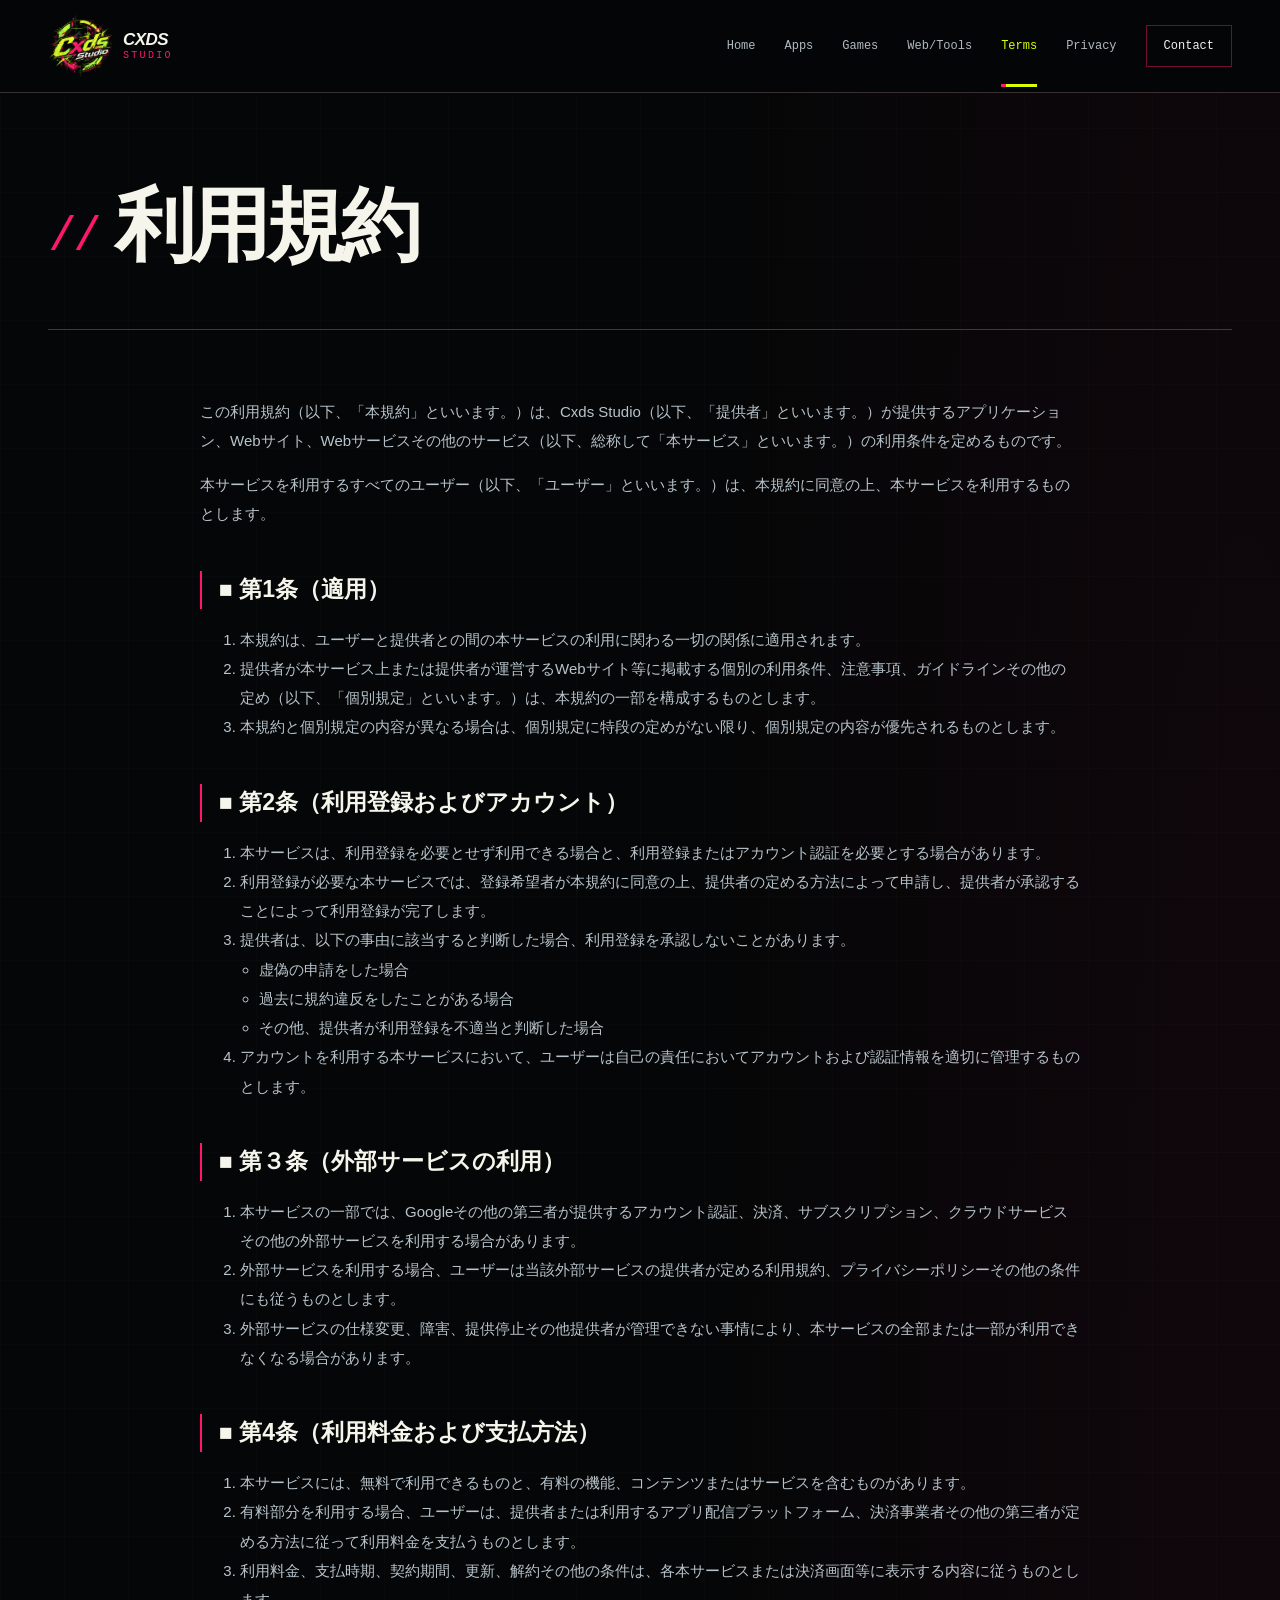
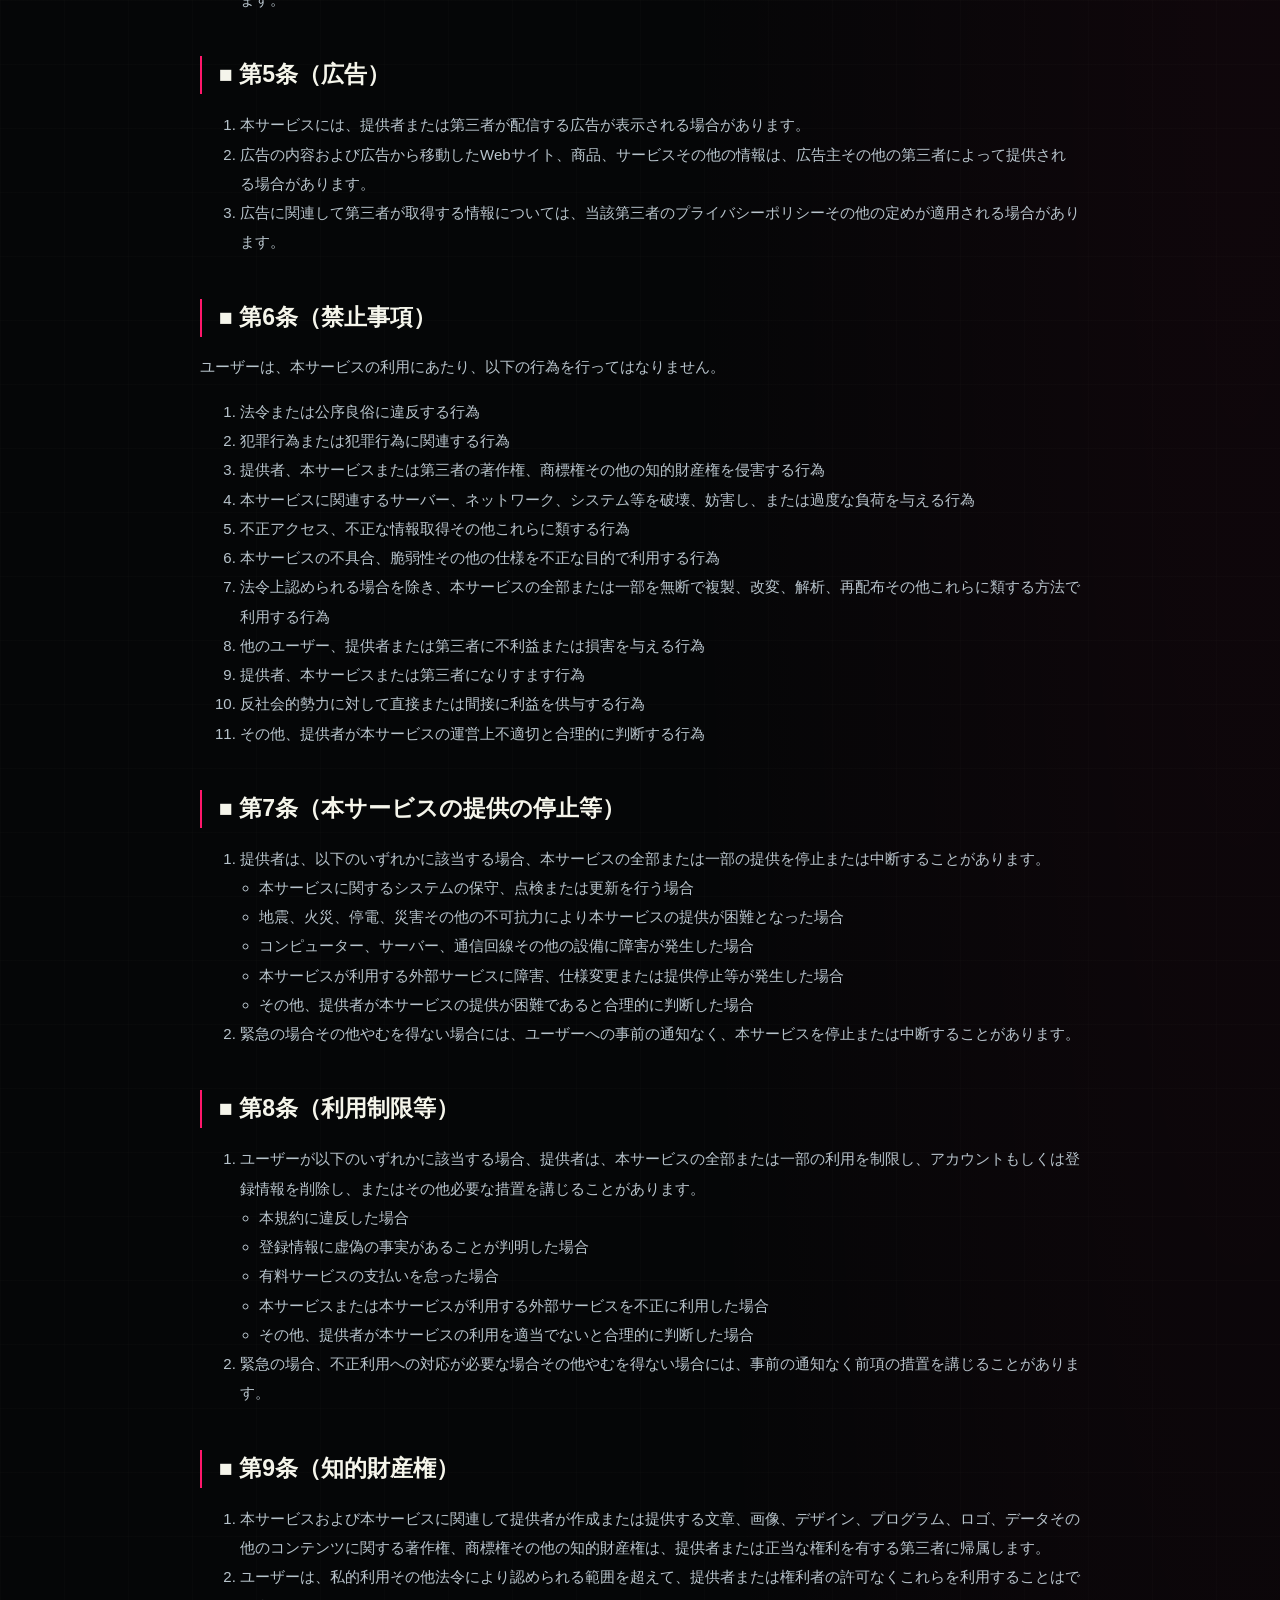
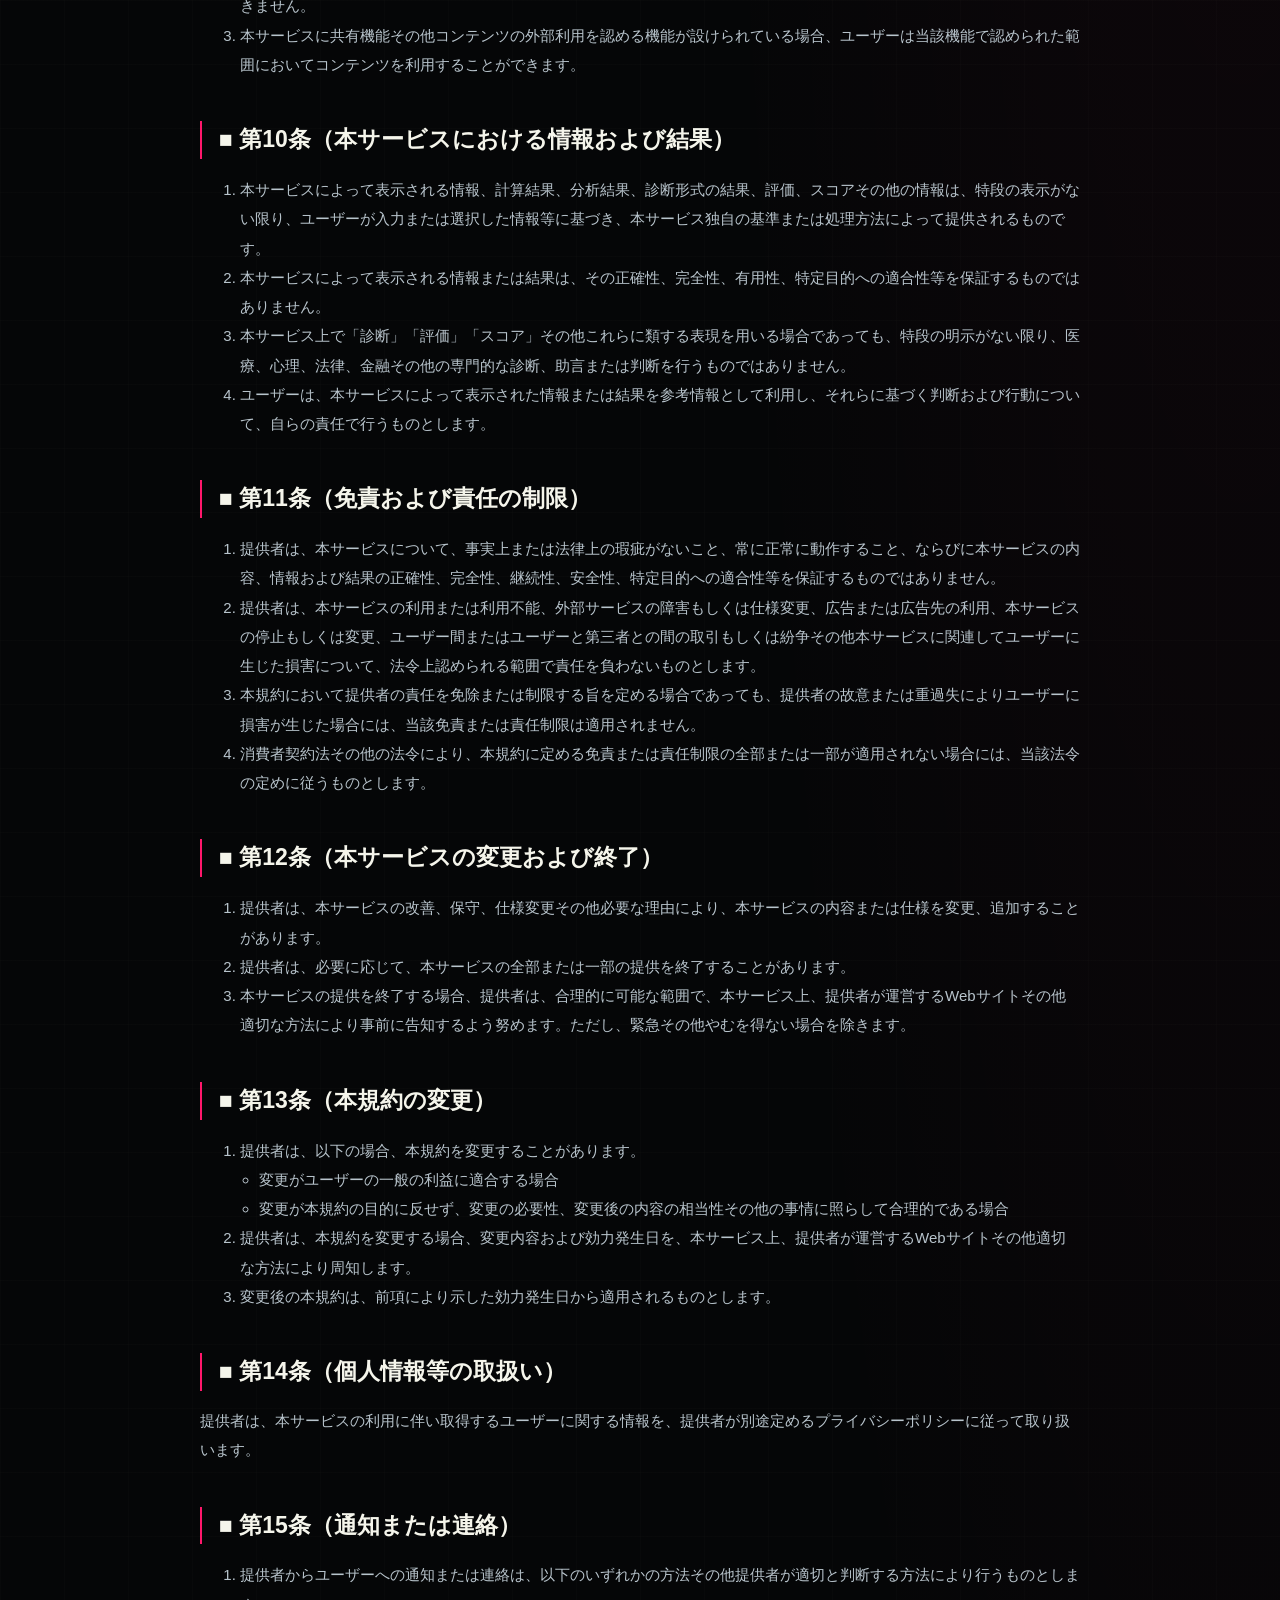
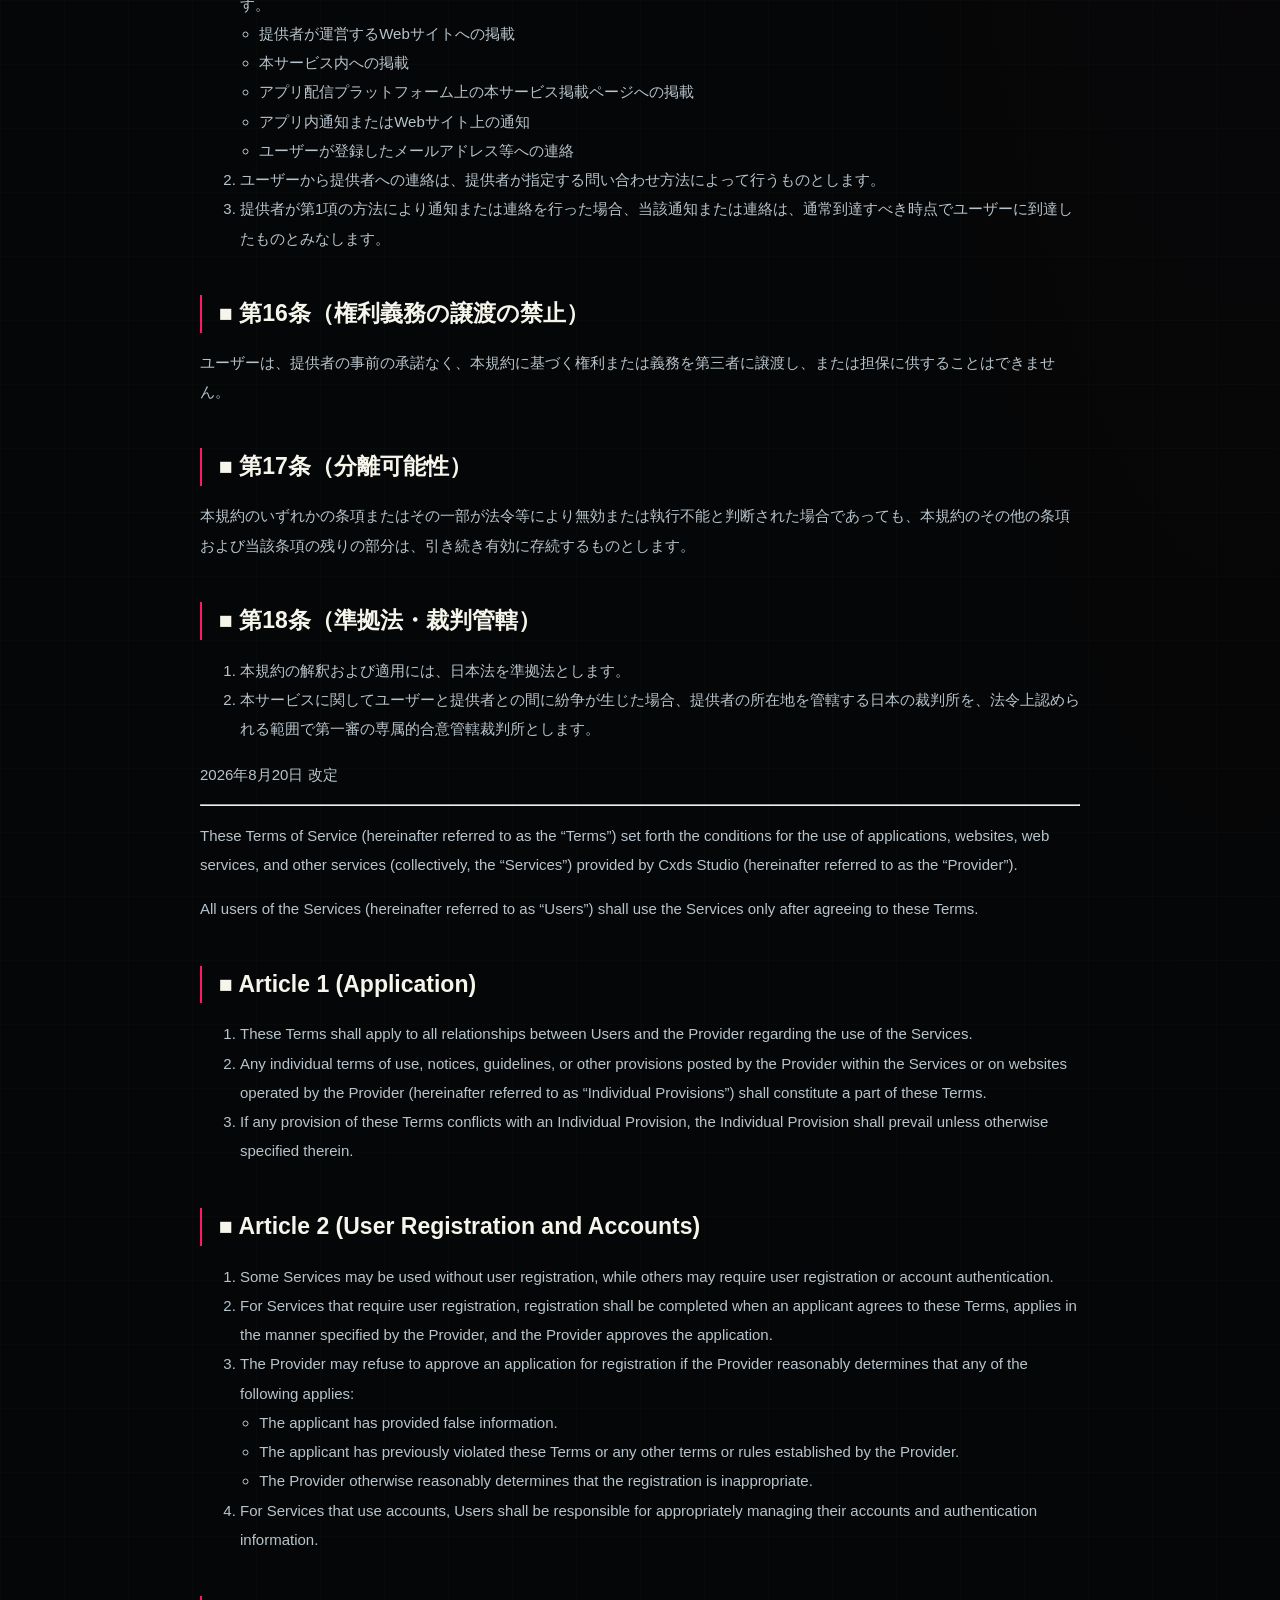
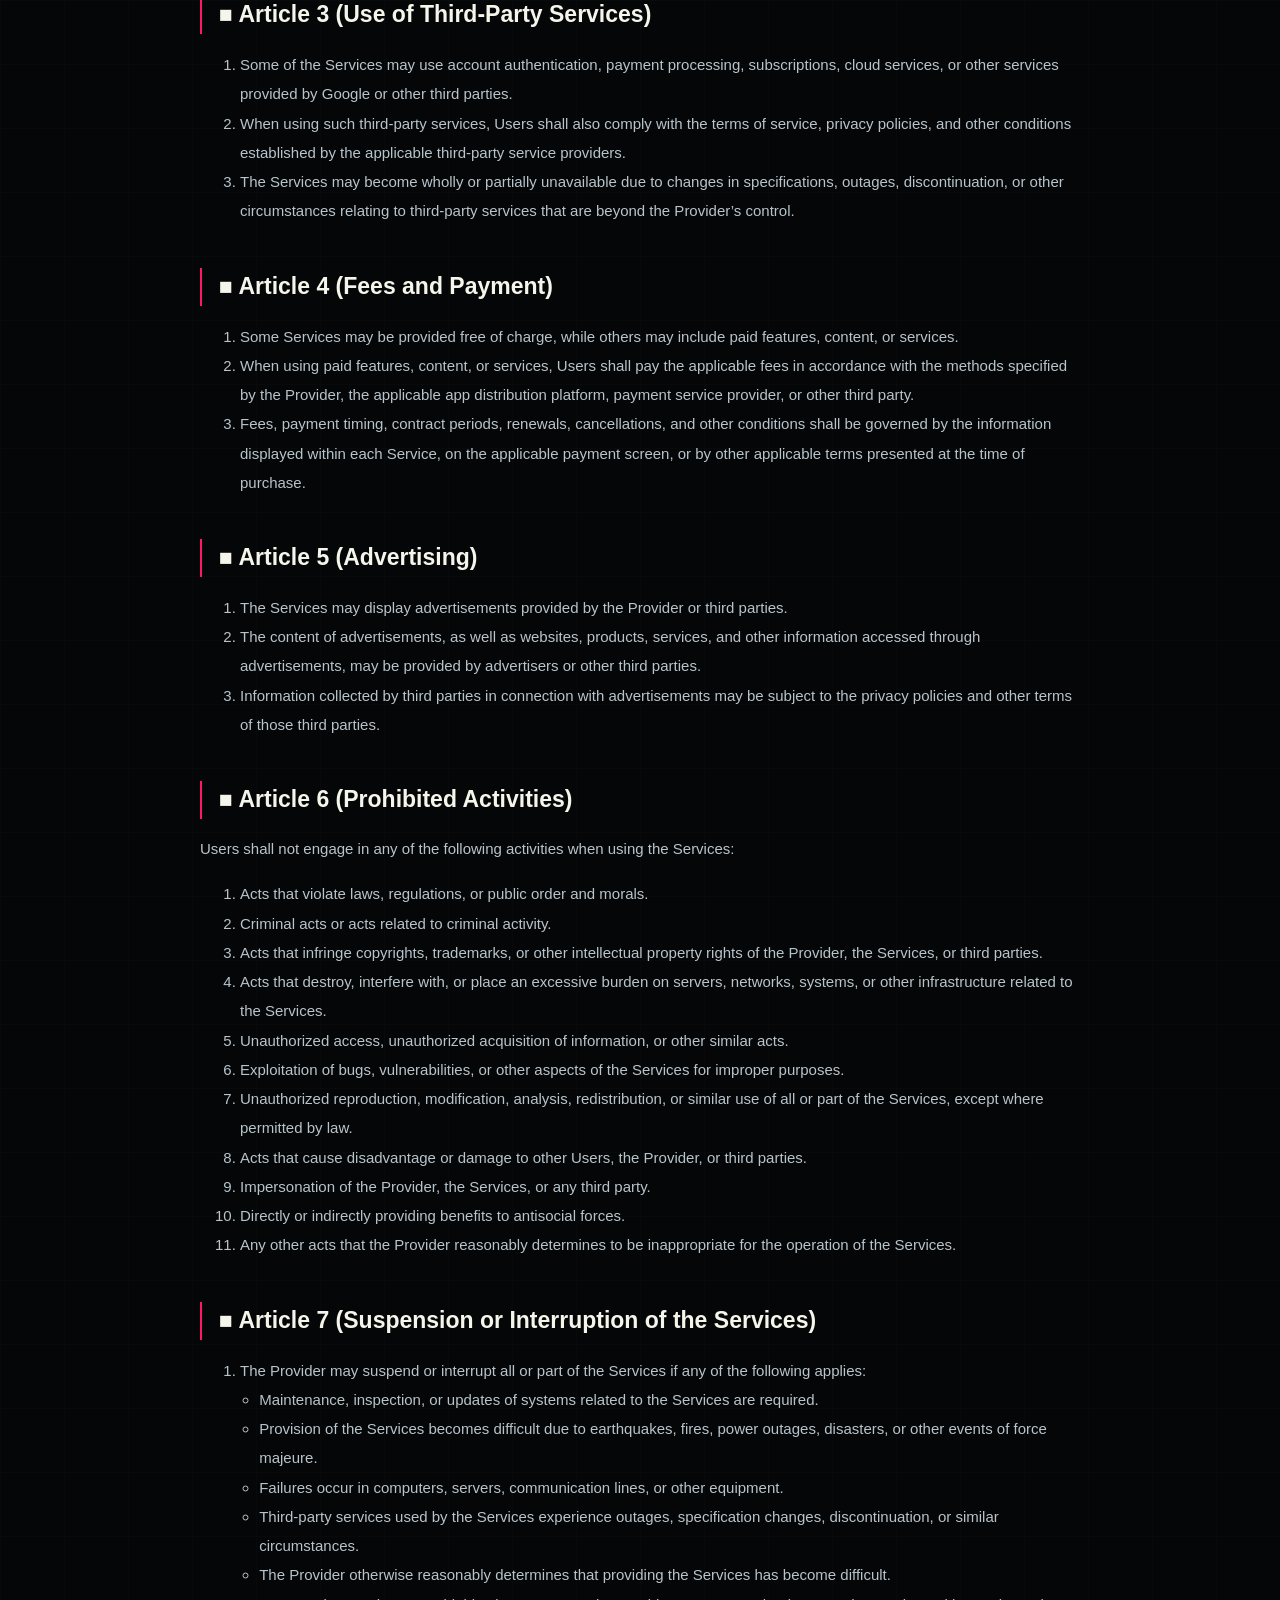
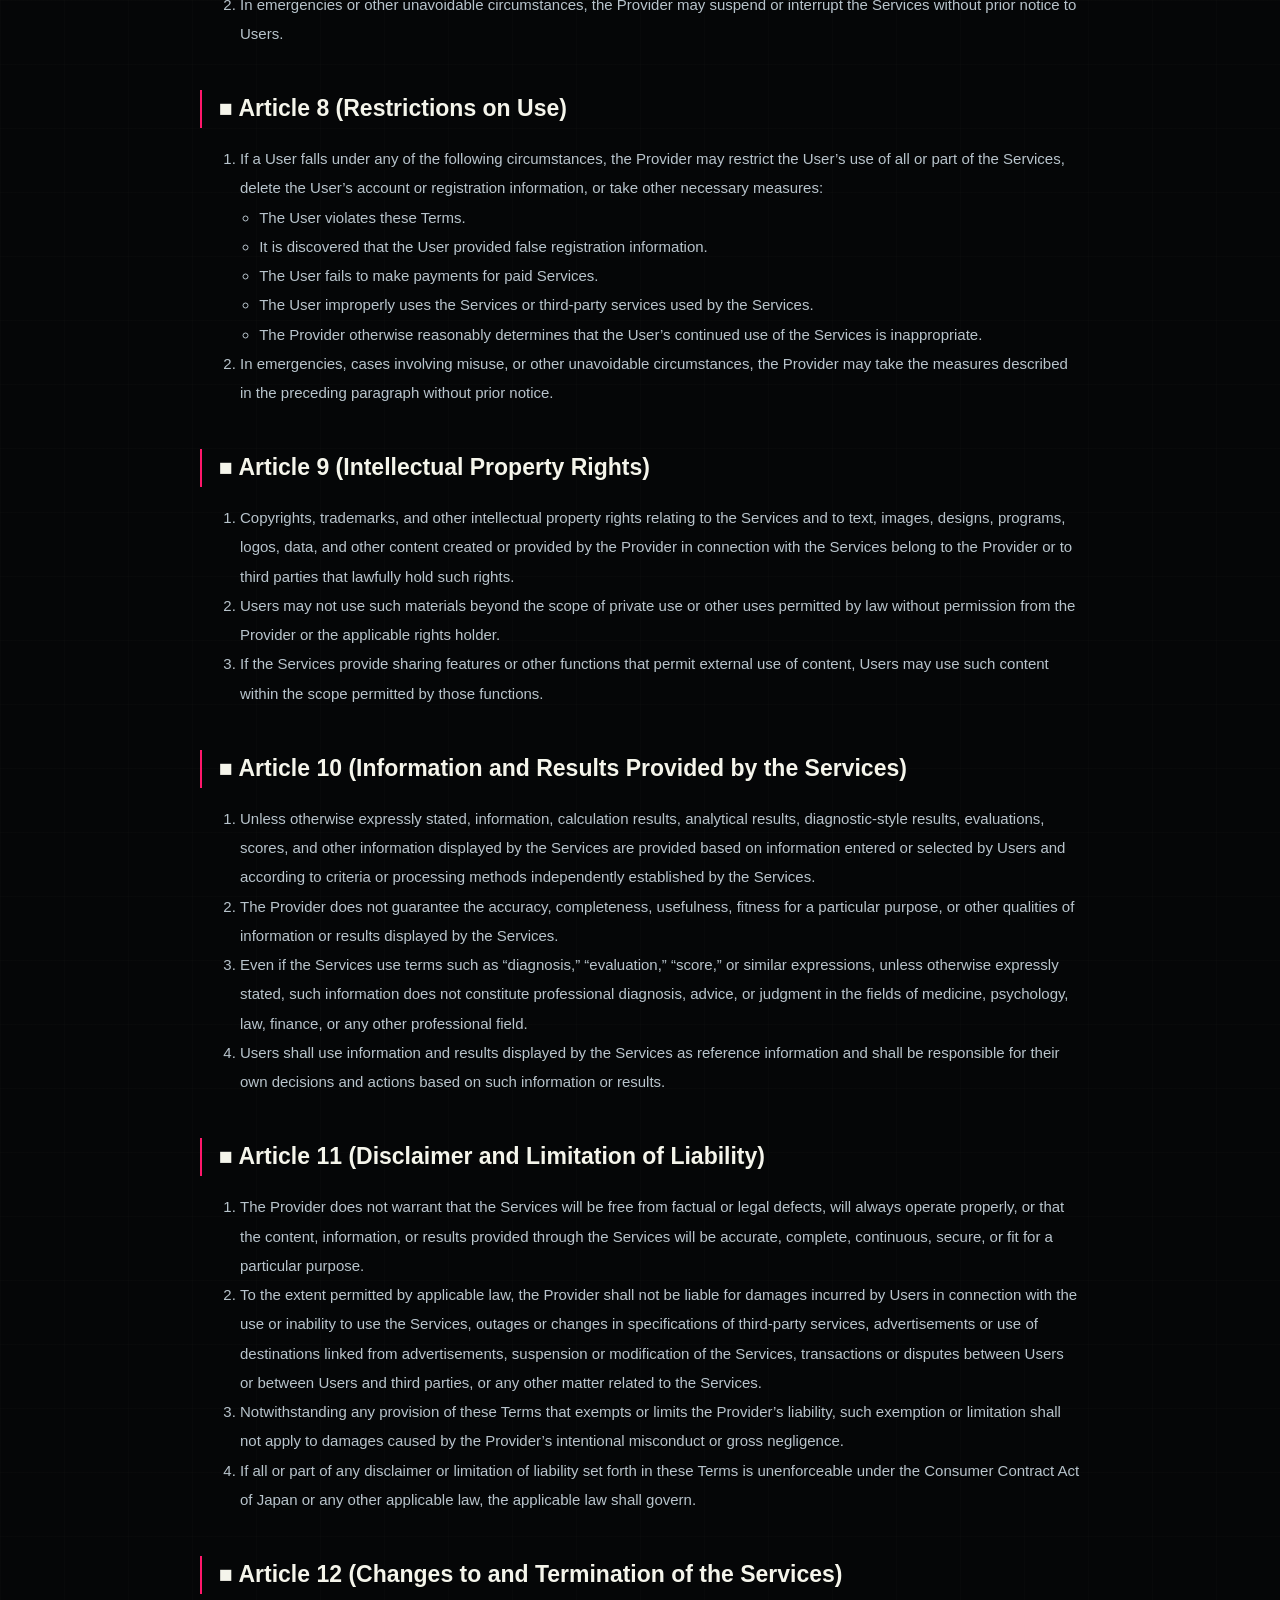
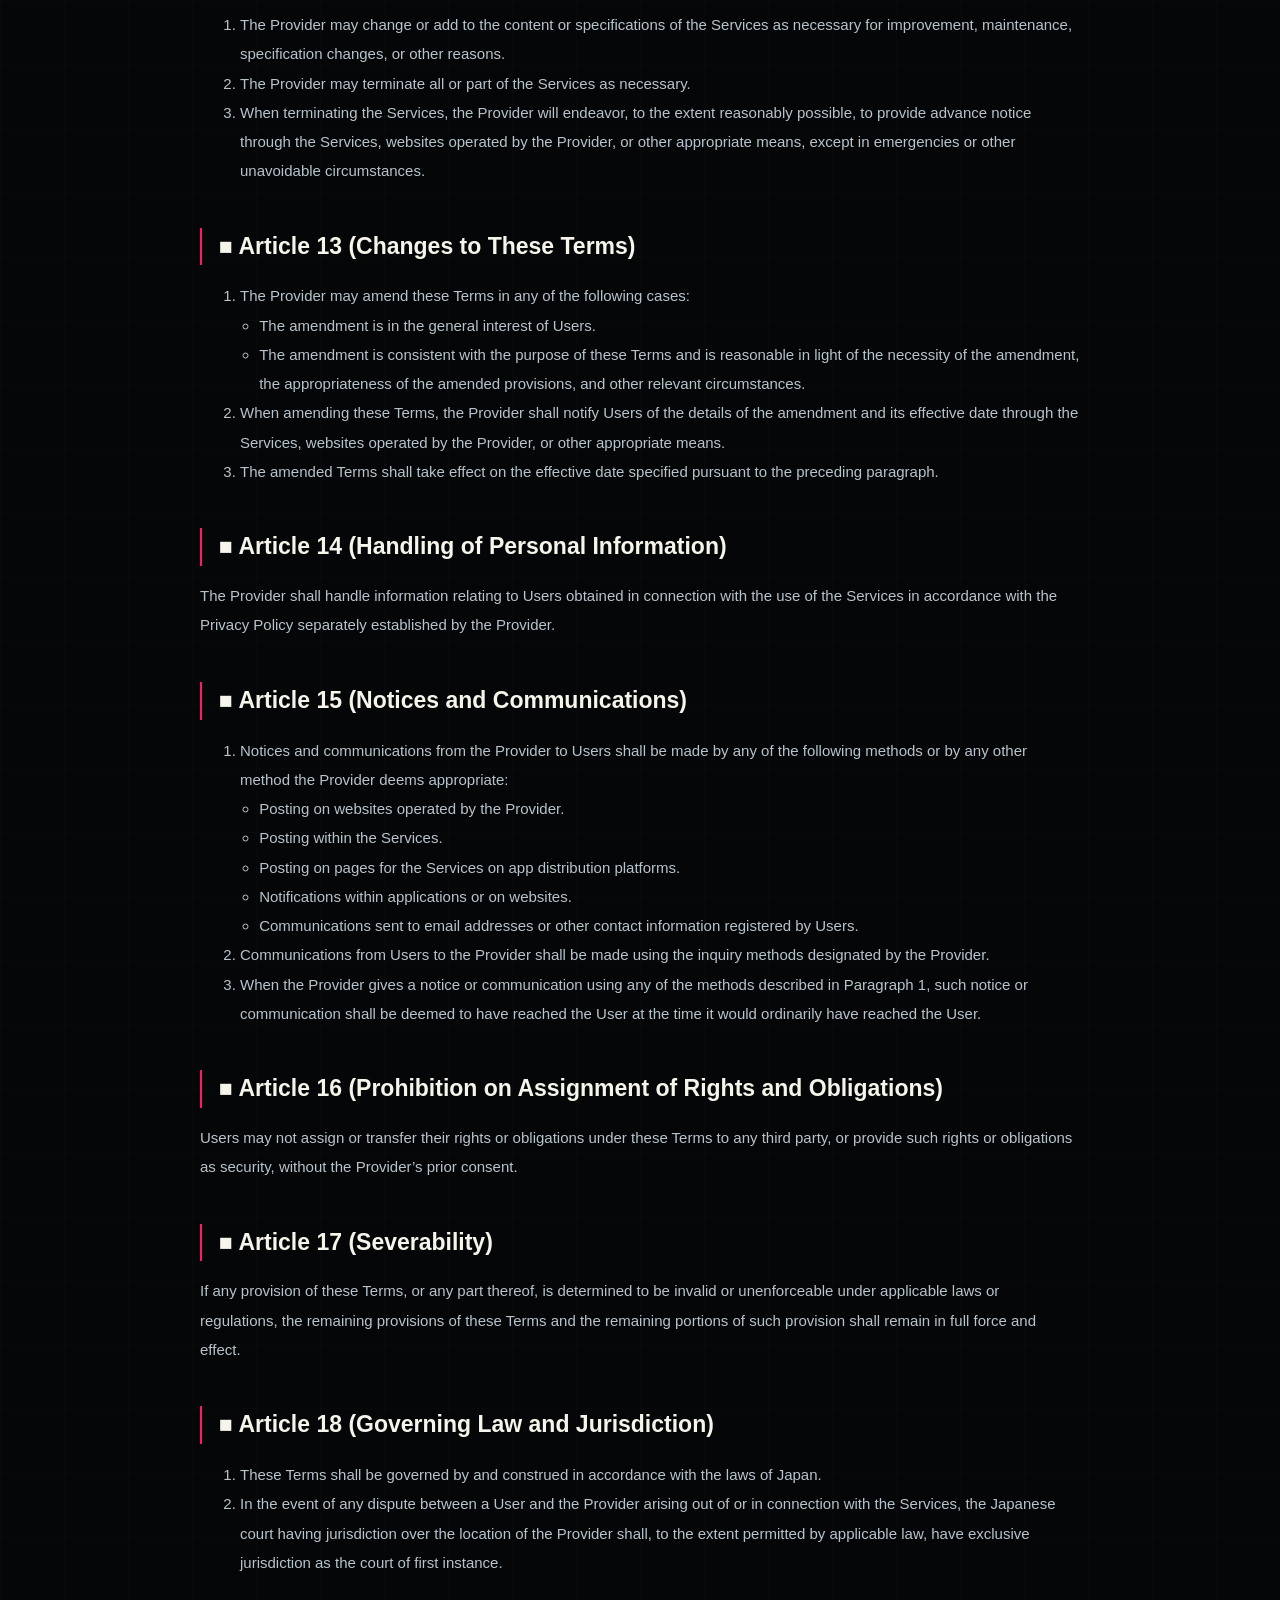
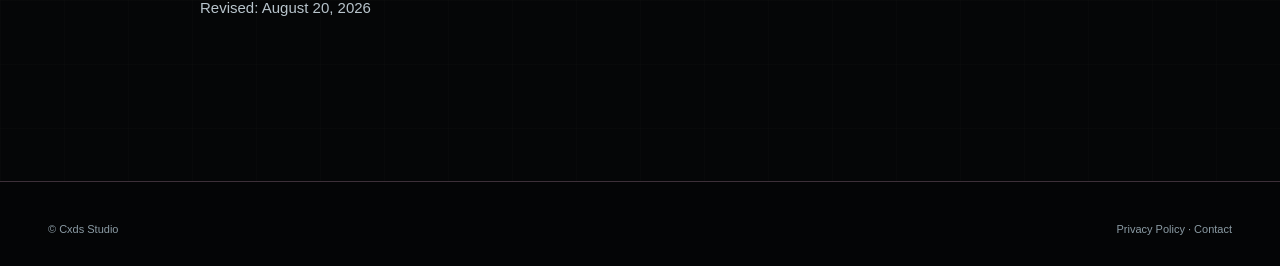
<file: terms/index.html>
<!doctype html>
<html lang="ja"><head>
<meta charset="utf-8"><meta name="viewport" content="width=device-width,initial-scale=1">
<title>Terms | Cxds Studio</title><meta name="description" content="Cxds Studioの利用規約。">
<link rel="canonical" href="https://cxdsstudio.com/terms/">
<meta property="og:site_name" content="Cxds Studio"><meta property="og:title" content="Terms | Cxds Studio">
<meta property="og:description" content="Cxds Studioの利用規約。"><meta property="og:type" content="website">
<meta property="og:url" content="https://cxdsstudio.com/terms/"><meta name="twitter:card" content="summary">
<link rel="icon" href="/assets/favicon.svg" type="image/svg+xml"><link rel="stylesheet" href="/assets/styles.css">
<style id="autoconsent-prehide">#didomi-popup,.didomi-popup-container,.didomi-popup-notice,.didomi-consent-popup-preferences,#didomi-notice,.didomi-popup-backdrop,.didomi-screen-medium,div[id^='sp_message_container_'],.message-overlay,#sp_privacy_manager_container { opacity: 0 !important; z-index: -1 !important; pointer-events: none !important; } </style></head><body class="cyberpunk page-terms cxds-identity">
<link rel="stylesheet" href="/assets/cxds-identity.css">
<link rel="stylesheet" href="/assets/cyberpunk.css"><header><div class="wrap nav">
<a class="brand" href="/"><img class="brand-icon" src="/assets/images/cxdsstudio_icon.png" alt="" width="66" height="66"><span class="brand-name">CXDS<span>STUDIO</span></span></a>
<button class="menu" aria-expanded="false" aria-label="メニュー">MENU <span aria-hidden="true">+</span></button>
<nav class="navlinks" aria-label="メインナビゲーション"><a href="/">Home</a>
<a href="/apps/">Apps</a>
<a href="/games/">Games</a>
<a href="/web-tools/">Web/Tools</a>
<a href="/terms/" aria-current="page">Terms</a>
<a href="/privacy-policy/">Privacy</a>
<a href="https://docs.google.com/forms/d/e/1FAIpQLSe450_rO_1OGaYp1E1c1inXloY8mUc4ABrikZ5M_-mnO7NMYw/viewform?usp=dialog" target="_blank" rel="noopener">Contact</a></nav></div></header>
<main><section class="page-head"><div class="wrap"><h1><font style="font-size: 80px;"><span class="title-prefix" aria-hidden="true">//</span>利用規約</font></h1></div></section>
<section><div class="wrap article">
<p>この利用規約（以下、「本規約」といいます。）は、Cxds Studio（以下、「提供者」といいます。）が提供するアプリケーション、Webサイト、Webサービスその他のサービス（以下、総称して「本サービス」といいます。）の利用条件を定めるものです。</p>
<p>本サービスを利用するすべてのユーザー（以下、「ユーザー」といいます。）は、本規約に同意の上、本サービスを利用するものとします。</p>

<h2>■ 第1条（適用）</h2>
<ol>
<li>本規約は、ユーザーと提供者との間の本サービスの利用に関わる一切の関係に適用されます。</li>
<li>提供者が本サービス上または提供者が運営するWebサイト等に掲載する個別の利用条件、注意事項、ガイドラインその他の定め（以下、「個別規定」といいます。）は、本規約の一部を構成するものとします。</li>
<li>本規約と個別規定の内容が異なる場合は、個別規定に特段の定めがない限り、個別規定の内容が優先されるものとします。</li>
</ol>

<h2>■ 第2条（利用登録およびアカウント）</h2>
<ol>
<li>本サービスは、利用登録を必要とせず利用できる場合と、利用登録またはアカウント認証を必要とする場合があります。</li>
<li>利用登録が必要な本サービスでは、登録希望者が本規約に同意の上、提供者の定める方法によって申請し、提供者が承認することによって利用登録が完了します。</li>
<li>提供者は、以下の事由に該当すると判断した場合、利用登録を承認しないことがあります。
<ul><li>虚偽の申請をした場合</li><li>過去に規約違反をしたことがある場合</li><li>その他、提供者が利用登録を不適当と判断した場合</li></ul></li>
<li>アカウントを利用する本サービスにおいて、ユーザーは自己の責任においてアカウントおよび認証情報を適切に管理するものとします。</li>
</ol>

<h2>■ 第３条（外部サービスの利用）</h2>
<ol>
<li>本サービスの一部では、Googleその他の第三者が提供するアカウント認証、決済、サブスクリプション、クラウドサービスその他の外部サービスを利用する場合があります。</li>
<li>外部サービスを利用する場合、ユーザーは当該外部サービスの提供者が定める利用規約、プライバシーポリシーその他の条件にも従うものとします。</li>
<li>外部サービスの仕様変更、障害、提供停止その他提供者が管理できない事情により、本サービスの全部または一部が利用できなくなる場合があります。</li>
</ol>

<h2>■ 第4条（利用料金および支払方法）</h2>
<ol>
<li>本サービスには、無料で利用できるものと、有料の機能、コンテンツまたはサービスを含むものがあります。</li>
<li>有料部分を利用する場合、ユーザーは、提供者または利用するアプリ配信プラットフォーム、決済事業者その他の第三者が定める方法に従って利用料金を支払うものとします。</li>
<li>利用料金、支払時期、契約期間、更新、解約その他の条件は、各本サービスまたは決済画面等に表示する内容に従うものとします。</li>
</ol>

<h2>■ 第5条（広告）</h2>
<ol>
<li>本サービスには、提供者または第三者が配信する広告が表示される場合があります。</li>
<li>広告の内容および広告から移動したWebサイト、商品、サービスその他の情報は、広告主その他の第三者によって提供される場合があります。</li>
<li>広告に関連して第三者が取得する情報については、当該第三者のプライバシーポリシーその他の定めが適用される場合があります。</li>
</ol>

<h2>■ 第6条（禁止事項）</h2>
<p>ユーザーは、本サービスの利用にあたり、以下の行為を行ってはなりません。</p>
<ol>
<li>法令または公序良俗に違反する行為</li><li>犯罪行為または犯罪行為に関連する行為</li><li>提供者、本サービスまたは第三者の著作権、商標権その他の知的財産権を侵害する行為</li><li>本サービスに関連するサーバー、ネットワーク、システム等を破壊、妨害し、または過度な負荷を与える行為</li><li>不正アクセス、不正な情報取得その他これらに類する行為</li><li>本サービスの不具合、脆弱性その他の仕様を不正な目的で利用する行為</li><li>法令上認められる場合を除き、本サービスの全部または一部を無断で複製、改変、解析、再配布その他これらに類する方法で利用する行為</li><li>他のユーザー、提供者または第三者に不利益または損害を与える行為</li><li>提供者、本サービスまたは第三者になりすます行為</li><li>反社会的勢力に対して直接または間接に利益を供与する行為</li><li>その他、提供者が本サービスの運営上不適切と合理的に判断する行為</li>
</ol>

<h2>■ 第7条（本サービスの提供の停止等）</h2>
<ol>
<li>提供者は、以下のいずれかに該当する場合、本サービスの全部または一部の提供を停止または中断することがあります。
<ul><li>本サービスに関するシステムの保守、点検または更新を行う場合</li><li>地震、火災、停電、災害その他の不可抗力により本サービスの提供が困難となった場合</li><li>コンピューター、サーバー、通信回線その他の設備に障害が発生した場合</li><li>本サービスが利用する外部サービスに障害、仕様変更または提供停止等が発生した場合</li><li>その他、提供者が本サービスの提供が困難であると合理的に判断した場合</li></ul></li>
<li>緊急の場合その他やむを得ない場合には、ユーザーへの事前の通知なく、本サービスを停止または中断することがあります。</li>
</ol>

<h2>■ 第8条（利用制限等）</h2>
<ol>
<li>ユーザーが以下のいずれかに該当する場合、提供者は、本サービスの全部または一部の利用を制限し、アカウントもしくは登録情報を削除し、またはその他必要な措置を講じることがあります。
<ul><li>本規約に違反した場合</li><li>登録情報に虚偽の事実があることが判明した場合</li><li>有料サービスの支払いを怠った場合</li><li>本サービスまたは本サービスが利用する外部サービスを不正に利用した場合</li><li>その他、提供者が本サービスの利用を適当でないと合理的に判断した場合</li></ul></li>
<li>緊急の場合、不正利用への対応が必要な場合その他やむを得ない場合には、事前の通知なく前項の措置を講じることがあります。</li>
</ol>

<h2>■ 第9条（知的財産権）</h2>
<ol>
<li>本サービスおよび本サービスに関連して提供者が作成または提供する文章、画像、デザイン、プログラム、ロゴ、データその他のコンテンツに関する著作権、商標権その他の知的財産権は、提供者または正当な権利を有する第三者に帰属します。</li>
<li>ユーザーは、私的利用その他法令により認められる範囲を超えて、提供者または権利者の許可なくこれらを利用することはできません。</li>
<li>本サービスに共有機能その他コンテンツの外部利用を認める機能が設けられている場合、ユーザーは当該機能で認められた範囲においてコンテンツを利用することができます。</li>
</ol>

<h2>■ 第10条（本サービスにおける情報および結果）</h2>
<ol>
<li>本サービスによって表示される情報、計算結果、分析結果、診断形式の結果、評価、スコアその他の情報は、特段の表示がない限り、ユーザーが入力または選択した情報等に基づき、本サービス独自の基準または処理方法によって提供されるものです。</li>
<li>本サービスによって表示される情報または結果は、その正確性、完全性、有用性、特定目的への適合性等を保証するものではありません。</li>
<li>本サービス上で「診断」「評価」「スコア」その他これらに類する表現を用いる場合であっても、特段の明示がない限り、医療、心理、法律、金融その他の専門的な診断、助言または判断を行うものではありません。</li>
<li>ユーザーは、本サービスによって表示された情報または結果を参考情報として利用し、それらに基づく判断および行動について、自らの責任で行うものとします。</li>
</ol>

<h2>■ 第11条（免責および責任の制限）</h2>
<ol>
<li>提供者は、本サービスについて、事実上または法律上の瑕疵がないこと、常に正常に動作すること、ならびに本サービスの内容、情報および結果の正確性、完全性、継続性、安全性、特定目的への適合性等を保証するものではありません。</li>
<li>提供者は、本サービスの利用または利用不能、外部サービスの障害もしくは仕様変更、広告または広告先の利用、本サービスの停止もしくは変更、ユーザー間またはユーザーと第三者との間の取引もしくは紛争その他本サービスに関連してユーザーに生じた損害について、法令上認められる範囲で責任を負わないものとします。</li>
<li>本規約において提供者の責任を免除または制限する旨を定める場合であっても、提供者の故意または重過失によりユーザーに損害が生じた場合には、当該免責または責任制限は適用されません。</li>
<li>消費者契約法その他の法令により、本規約に定める免責または責任制限の全部または一部が適用されない場合には、当該法令の定めに従うものとします。</li>
</ol>

<h2>■ 第12条（本サービスの変更および終了）</h2>
<ol>
<li>提供者は、本サービスの改善、保守、仕様変更その他必要な理由により、本サービスの内容または仕様を変更、追加することがあります。</li><li>提供者は、必要に応じて、本サービスの全部または一部の提供を終了することがあります。</li><li>本サービスの提供を終了する場合、提供者は、合理的に可能な範囲で、本サービス上、提供者が運営するWebサイトその他適切な方法により事前に告知するよう努めます。ただし、緊急その他やむを得ない場合を除きます。</li>
</ol>

<h2>■ 第13条（本規約の変更）</h2>
<ol>
<li>提供者は、以下の場合、本規約を変更することがあります。<ul><li>変更がユーザーの一般の利益に適合する場合</li><li>変更が本規約の目的に反せず、変更の必要性、変更後の内容の相当性その他の事情に照らして合理的である場合</li></ul></li>
<li>提供者は、本規約を変更する場合、変更内容および効力発生日を、本サービス上、提供者が運営するWebサイトその他適切な方法により周知します。</li><li>変更後の本規約は、前項により示した効力発生日から適用されるものとします。</li>
</ol>

<h2>■ 第14条（個人情報等の取扱い）</h2>
<p>提供者は、本サービスの利用に伴い取得するユーザーに関する情報を、提供者が別途定めるプライバシーポリシーに従って取り扱います。</p>

<h2>■ 第15条（通知または連絡）</h2>
<ol>
<li>提供者からユーザーへの通知または連絡は、以下のいずれかの方法その他提供者が適切と判断する方法により行うものとします。<ul><li>提供者が運営するWebサイトへの掲載</li><li>本サービス内への掲載</li><li>アプリ配信プラットフォーム上の本サービス掲載ページへの掲載</li><li>アプリ内通知またはWebサイト上の通知</li><li>ユーザーが登録したメールアドレス等への連絡</li></ul></li>
<li>ユーザーから提供者への連絡は、提供者が指定する問い合わせ方法によって行うものとします。</li><li>提供者が第1項の方法により通知または連絡を行った場合、当該通知または連絡は、通常到達すべき時点でユーザーに到達したものとみなします。</li>
</ol>

<h2>■ 第16条（権利義務の譲渡の禁止）</h2>
<p>ユーザーは、提供者の事前の承諾なく、本規約に基づく権利または義務を第三者に譲渡し、または担保に供することはできません。</p>

<h2>■ 第17条（分離可能性）</h2>
<p>本規約のいずれかの条項またはその一部が法令等により無効または執行不能と判断された場合であっても、本規約のその他の条項および当該条項の残りの部分は、引き続き有効に存続するものとします。</p>

<h2>■ 第18条（準拠法・裁判管轄）</h2>
<ol><li>本規約の解釈および適用には、日本法を準拠法とします。</li><li>本サービスに関してユーザーと提供者との間に紛争が生じた場合、提供者の所在地を管轄する日本の裁判所を、法令上認められる範囲で第一審の専属的合意管轄裁判所とします。</li></ol>
<p>2026年8月20日 改定</p>

<hr>
<p>These Terms of Service (hereinafter referred to as the “Terms”) set forth the conditions for the use of applications, websites, web services, and other services (collectively, the “Services”) provided by Cxds Studio (hereinafter referred to as the “Provider”).</p>
<p>All users of the Services (hereinafter referred to as “Users”) shall use the Services only after agreeing to these Terms.</p>

<h2>■ Article 1 (Application)</h2>
<ol><li>These Terms shall apply to all relationships between Users and the Provider regarding the use of the Services.</li><li>Any individual terms of use, notices, guidelines, or other provisions posted by the Provider within the Services or on websites operated by the Provider (hereinafter referred to as “Individual Provisions”) shall constitute a part of these Terms.</li><li>If any provision of these Terms conflicts with an Individual Provision, the Individual Provision shall prevail unless otherwise specified therein.</li></ol>

<h2>■ Article 2 (User Registration and Accounts)</h2>
<ol><li>Some Services may be used without user registration, while others may require user registration or account authentication.</li><li>For Services that require user registration, registration shall be completed when an applicant agrees to these Terms, applies in the manner specified by the Provider, and the Provider approves the application.</li><li>The Provider may refuse to approve an application for registration if the Provider reasonably determines that any of the following applies:<ul><li>The applicant has provided false information.</li><li>The applicant has previously violated these Terms or any other terms or rules established by the Provider.</li><li>The Provider otherwise reasonably determines that the registration is inappropriate.</li></ul></li><li>For Services that use accounts, Users shall be responsible for appropriately managing their accounts and authentication information.</li></ol>

<h2>■ Article 3 (Use of Third-Party Services)</h2>
<ol><li>Some of the Services may use account authentication, payment processing, subscriptions, cloud services, or other services provided by Google or other third parties.</li><li>When using such third-party services, Users shall also comply with the terms of service, privacy policies, and other conditions established by the applicable third-party service providers.</li><li>The Services may become wholly or partially unavailable due to changes in specifications, outages, discontinuation, or other circumstances relating to third-party services that are beyond the Provider’s control.</li></ol>

<h2>■ Article 4 (Fees and Payment)</h2>
<ol><li>Some Services may be provided free of charge, while others may include paid features, content, or services.</li><li>When using paid features, content, or services, Users shall pay the applicable fees in accordance with the methods specified by the Provider, the applicable app distribution platform, payment service provider, or other third party.</li><li>Fees, payment timing, contract periods, renewals, cancellations, and other conditions shall be governed by the information displayed within each Service, on the applicable payment screen, or by other applicable terms presented at the time of purchase.</li></ol>

<h2>■ Article 5 (Advertising)</h2>
<ol><li>The Services may display advertisements provided by the Provider or third parties.</li><li>The content of advertisements, as well as websites, products, services, and other information accessed through advertisements, may be provided by advertisers or other third parties.</li><li>Information collected by third parties in connection with advertisements may be subject to the privacy policies and other terms of those third parties.</li></ol>

<h2>■ Article 6 (Prohibited Activities)</h2>
<p>Users shall not engage in any of the following activities when using the Services:</p>
<ol><li>Acts that violate laws, regulations, or public order and morals.</li><li>Criminal acts or acts related to criminal activity.</li><li>Acts that infringe copyrights, trademarks, or other intellectual property rights of the Provider, the Services, or third parties.</li><li>Acts that destroy, interfere with, or place an excessive burden on servers, networks, systems, or other infrastructure related to the Services.</li><li>Unauthorized access, unauthorized acquisition of information, or other similar acts.</li><li>Exploitation of bugs, vulnerabilities, or other aspects of the Services for improper purposes.</li><li>Unauthorized reproduction, modification, analysis, redistribution, or similar use of all or part of the Services, except where permitted by law.</li><li>Acts that cause disadvantage or damage to other Users, the Provider, or third parties.</li><li>Impersonation of the Provider, the Services, or any third party.</li><li>Directly or indirectly providing benefits to antisocial forces.</li><li>Any other acts that the Provider reasonably determines to be inappropriate for the operation of the Services.</li></ol>

<h2>■ Article 7 (Suspension or Interruption of the Services)</h2>
<ol><li>The Provider may suspend or interrupt all or part of the Services if any of the following applies:<ul><li>Maintenance, inspection, or updates of systems related to the Services are required.</li><li>Provision of the Services becomes difficult due to earthquakes, fires, power outages, disasters, or other events of force majeure.</li><li>Failures occur in computers, servers, communication lines, or other equipment.</li><li>Third-party services used by the Services experience outages, specification changes, discontinuation, or similar circumstances.</li><li>The Provider otherwise reasonably determines that providing the Services has become difficult.</li></ul></li><li>In emergencies or other unavoidable circumstances, the Provider may suspend or interrupt the Services without prior notice to Users.</li></ol>

<h2>■ Article 8 (Restrictions on Use)</h2>
<ol><li>If a User falls under any of the following circumstances, the Provider may restrict the User’s use of all or part of the Services, delete the User’s account or registration information, or take other necessary measures:<ul><li>The User violates these Terms.</li><li>It is discovered that the User provided false registration information.</li><li>The User fails to make payments for paid Services.</li><li>The User improperly uses the Services or third-party services used by the Services.</li><li>The Provider otherwise reasonably determines that the User’s continued use of the Services is inappropriate.</li></ul></li><li>In emergencies, cases involving misuse, or other unavoidable circumstances, the Provider may take the measures described in the preceding paragraph without prior notice.</li></ol>

<h2>■ Article 9 (Intellectual Property Rights)</h2>
<ol><li>Copyrights, trademarks, and other intellectual property rights relating to the Services and to text, images, designs, programs, logos, data, and other content created or provided by the Provider in connection with the Services belong to the Provider or to third parties that lawfully hold such rights.</li><li>Users may not use such materials beyond the scope of private use or other uses permitted by law without permission from the Provider or the applicable rights holder.</li><li>If the Services provide sharing features or other functions that permit external use of content, Users may use such content within the scope permitted by those functions.</li></ol>

<h2>■ Article 10 (Information and Results Provided by the Services)</h2>
<ol><li>Unless otherwise expressly stated, information, calculation results, analytical results, diagnostic-style results, evaluations, scores, and other information displayed by the Services are provided based on information entered or selected by Users and according to criteria or processing methods independently established by the Services.</li><li>The Provider does not guarantee the accuracy, completeness, usefulness, fitness for a particular purpose, or other qualities of information or results displayed by the Services.</li><li>Even if the Services use terms such as “diagnosis,” “evaluation,” “score,” or similar expressions, unless otherwise expressly stated, such information does not constitute professional diagnosis, advice, or judgment in the fields of medicine, psychology, law, finance, or any other professional field.</li><li>Users shall use information and results displayed by the Services as reference information and shall be responsible for their own decisions and actions based on such information or results.</li></ol>

<h2>■ Article 11 (Disclaimer and Limitation of Liability)</h2>
<ol><li>The Provider does not warrant that the Services will be free from factual or legal defects, will always operate properly, or that the content, information, or results provided through the Services will be accurate, complete, continuous, secure, or fit for a particular purpose.</li><li>To the extent permitted by applicable law, the Provider shall not be liable for damages incurred by Users in connection with the use or inability to use the Services, outages or changes in specifications of third-party services, advertisements or use of destinations linked from advertisements, suspension or modification of the Services, transactions or disputes between Users or between Users and third parties, or any other matter related to the Services.</li><li>Notwithstanding any provision of these Terms that exempts or limits the Provider’s liability, such exemption or limitation shall not apply to damages caused by the Provider’s intentional misconduct or gross negligence.</li><li>If all or part of any disclaimer or limitation of liability set forth in these Terms is unenforceable under the Consumer Contract Act of Japan or any other applicable law, the applicable law shall govern.</li></ol>

<h2>■ Article 12 (Changes to and Termination of the Services)</h2>
<ol><li>The Provider may change or add to the content or specifications of the Services as necessary for improvement, maintenance, specification changes, or other reasons.</li><li>The Provider may terminate all or part of the Services as necessary.</li><li>When terminating the Services, the Provider will endeavor, to the extent reasonably possible, to provide advance notice through the Services, websites operated by the Provider, or other appropriate means, except in emergencies or other unavoidable circumstances.</li></ol>

<h2>■ Article 13 (Changes to These Terms)</h2>
<ol><li>The Provider may amend these Terms in any of the following cases:<ul><li>The amendment is in the general interest of Users.</li><li>The amendment is consistent with the purpose of these Terms and is reasonable in light of the necessity of the amendment, the appropriateness of the amended provisions, and other relevant circumstances.</li></ul></li><li>When amending these Terms, the Provider shall notify Users of the details of the amendment and its effective date through the Services, websites operated by the Provider, or other appropriate means.</li><li>The amended Terms shall take effect on the effective date specified pursuant to the preceding paragraph.</li></ol>

<h2>■ Article 14 (Handling of Personal Information)</h2>
<p>The Provider shall handle information relating to Users obtained in connection with the use of the Services in accordance with the Privacy Policy separately established by the Provider.</p>

<h2>■ Article 15 (Notices and Communications)</h2>
<ol><li>Notices and communications from the Provider to Users shall be made by any of the following methods or by any other method the Provider deems appropriate:<ul><li>Posting on websites operated by the Provider.</li><li>Posting within the Services.</li><li>Posting on pages for the Services on app distribution platforms.</li><li>Notifications within applications or on websites.</li><li>Communications sent to email addresses or other contact information registered by Users.</li></ul></li><li>Communications from Users to the Provider shall be made using the inquiry methods designated by the Provider.</li><li>When the Provider gives a notice or communication using any of the methods described in Paragraph 1, such notice or communication shall be deemed to have reached the User at the time it would ordinarily have reached the User.</li></ol>

<h2>■ Article 16 (Prohibition on Assignment of Rights and Obligations)</h2>
<p>Users may not assign or transfer their rights or obligations under these Terms to any third party, or provide such rights or obligations as security, without the Provider’s prior consent.</p>

<h2>■ Article 17 (Severability)</h2>
<p>If any provision of these Terms, or any part thereof, is determined to be invalid or unenforceable under applicable laws or regulations, the remaining provisions of these Terms and the remaining portions of such provision shall remain in full force and effect.</p>

<h2>■ Article 18 (Governing Law and Jurisdiction)</h2>
<ol><li>These Terms shall be governed by and construed in accordance with the laws of Japan.</li><li>In the event of any dispute between a User and the Provider arising out of or in connection with the Services, the Japanese court having jurisdiction over the location of the Provider shall, to the extent permitted by applicable law, have exclusive jurisdiction as the court of first instance.</li></ol>
<p>Revised: August 20, 2026</p>
</div></section></main><footer><div class="wrap footer-row"><span>© Cxds Studio</span>
<span><a href="/privacy-policy/">Privacy Policy</a> · <a href="https://docs.google.com/forms/d/e/1FAIpQLSe450_rO_1OGaYp1E1c1inXloY8mUc4ABrikZ5M_-mnO7NMYw/viewform?usp=dialog" target="_blank" rel="noopener">Contact</a></span>
</div></footer><script src="/assets/script.js"></script>
</body></html>
</file>
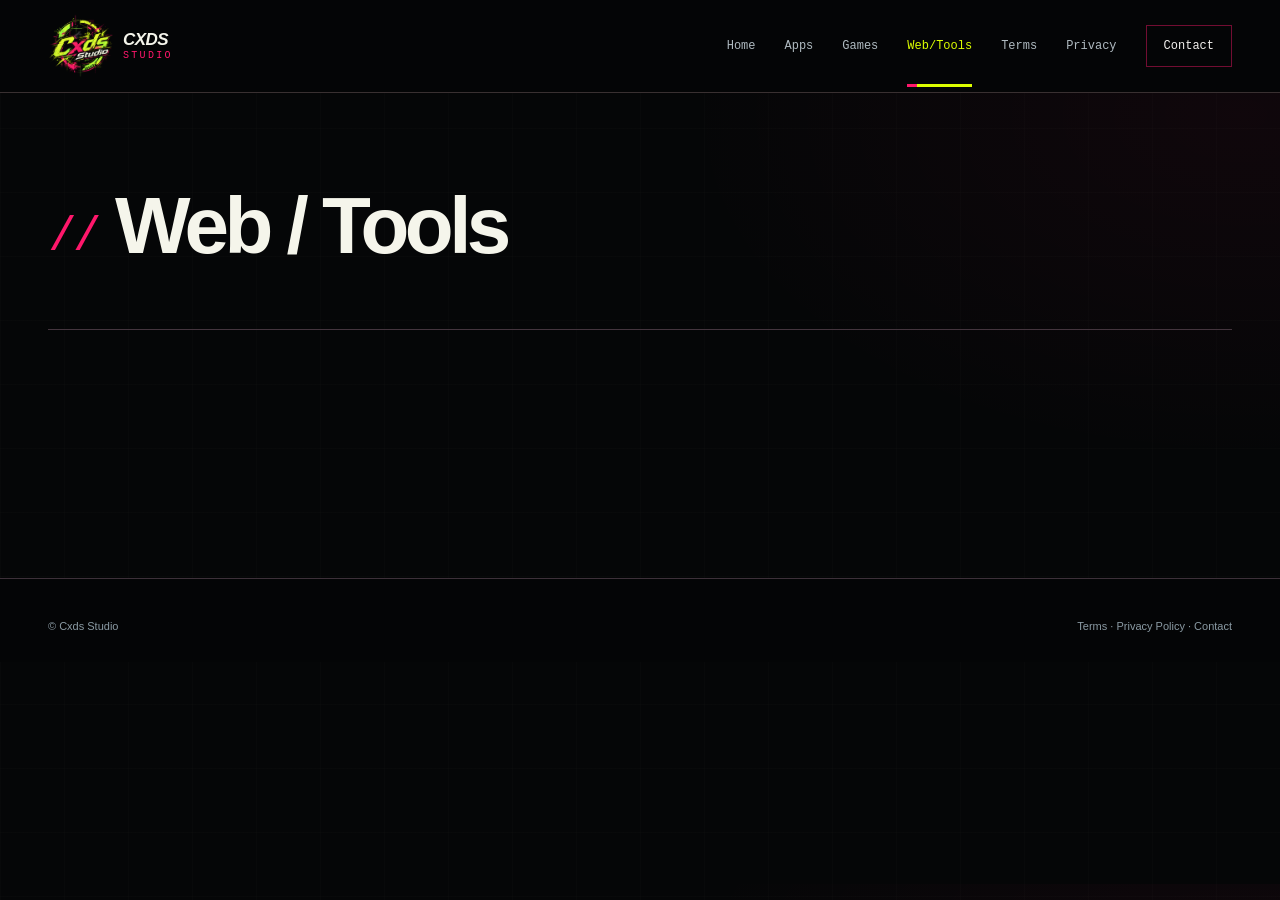
<file: web-tools/index.html>
<!doctype html>
<html lang="ja"><head>
<meta charset="utf-8"><meta name="viewport" content="width=device-width,initial-scale=1">
<title>Web/Tools | Cxds Studio</title><meta name="description" content="Cxds Studioが公開・運営しているWebサイトとツール。">
<link rel="canonical" href="https://cxdsstudio.com/web-tools/">
<meta property="og:site_name" content="Cxds Studio"><meta property="og:title" content="Web/Tools | Cxds Studio">
<meta property="og:description" content="Cxds Studioが公開・運営しているWebサイトとツール。"><meta property="og:type" content="website">
<meta property="og:url" content="https://cxdsstudio.com/web-tools/"><meta name="twitter:card" content="summary">
<link rel="icon" href="/assets/favicon.svg" type="image/svg+xml"><link rel="stylesheet" href="/assets/styles.css">
</head><body class="cyberpunk page-web-tools cxds-identity">
<link rel="stylesheet" href="/assets/cxds-identity.css">
<link rel="stylesheet" href="/assets/cyberpunk.css"><header><div class="wrap nav">
<a class="brand" href="/"><img class="brand-icon" src="/assets/images/cxdsstudio_icon.png" alt="" width="66" height="66"><span class="brand-name">CXDS<span>STUDIO</span></span></a>
<button class="menu" aria-expanded="false" aria-label="メニュー">MENU <span aria-hidden="true">+</span></button>
<nav class="navlinks" aria-label="メインナビゲーション"><a href="/">Home</a>
<a href="/apps/">Apps</a>
<a href="/games/">Games</a>
<a href="/web-tools/" aria-current="page">Web/Tools</a>
<a href="/terms/">Terms</a>
<a href="/privacy-policy/">Privacy</a>
<a href="https://docs.google.com/forms/d/e/1FAIpQLSe450_rO_1OGaYp1E1c1inXloY8mUc4ABrikZ5M_-mnO7NMYw/viewform?usp=dialog" target="_blank" rel="noopener">Contact</a></nav></div></header>
<main><section class="page-head"><div class="wrap"><h1><span class="title-prefix" aria-hidden="true"><font style="font-size: 48px;">//</font></span><font style="font-size: 80px;">Web / Tools</font></h1></div></section>
<section><div class="wrap product-list"></div></section></main><footer><div class="wrap footer-row"><span>© Cxds Studio</span>
<span><a href="/terms/">Terms</a> · <a href="/privacy-policy/">Privacy Policy</a> · <a href="https://docs.google.com/forms/d/e/1FAIpQLSe450_rO_1OGaYp1E1c1inXloY8mUc4ABrikZ5M_-mnO7NMYw/viewform?usp=dialog" target="_blank" rel="noopener">Contact</a></span>
</div></footer><script src="/assets/script.js"></script>
<div id="simple-translate" class="simple-translate-system-theme"><div><div style="background-image: url(&quot;moz-extension://68cda89e-8437-4920-9a22-626279c1d7d9/icons/512.png&quot;); height: 22px; width: 22px; top: 250px; left: 163px;" class="simple-translate-button isShow"></div><div class="simple-translate-panel " style="width: 300px; height: 200px; top: 0px; left: 0px; font-size: 13px;"><div class="simple-translate-result-wrapper" style="overflow: hidden;"><div class="simple-translate-move" draggable="true"></div><div class="simple-translate-result-contents"><p class="simple-translate-result" dir="auto"></p><p class="simple-translate-candidate" dir="auto"></p></div></div></div></div></div></body></html>
</file>
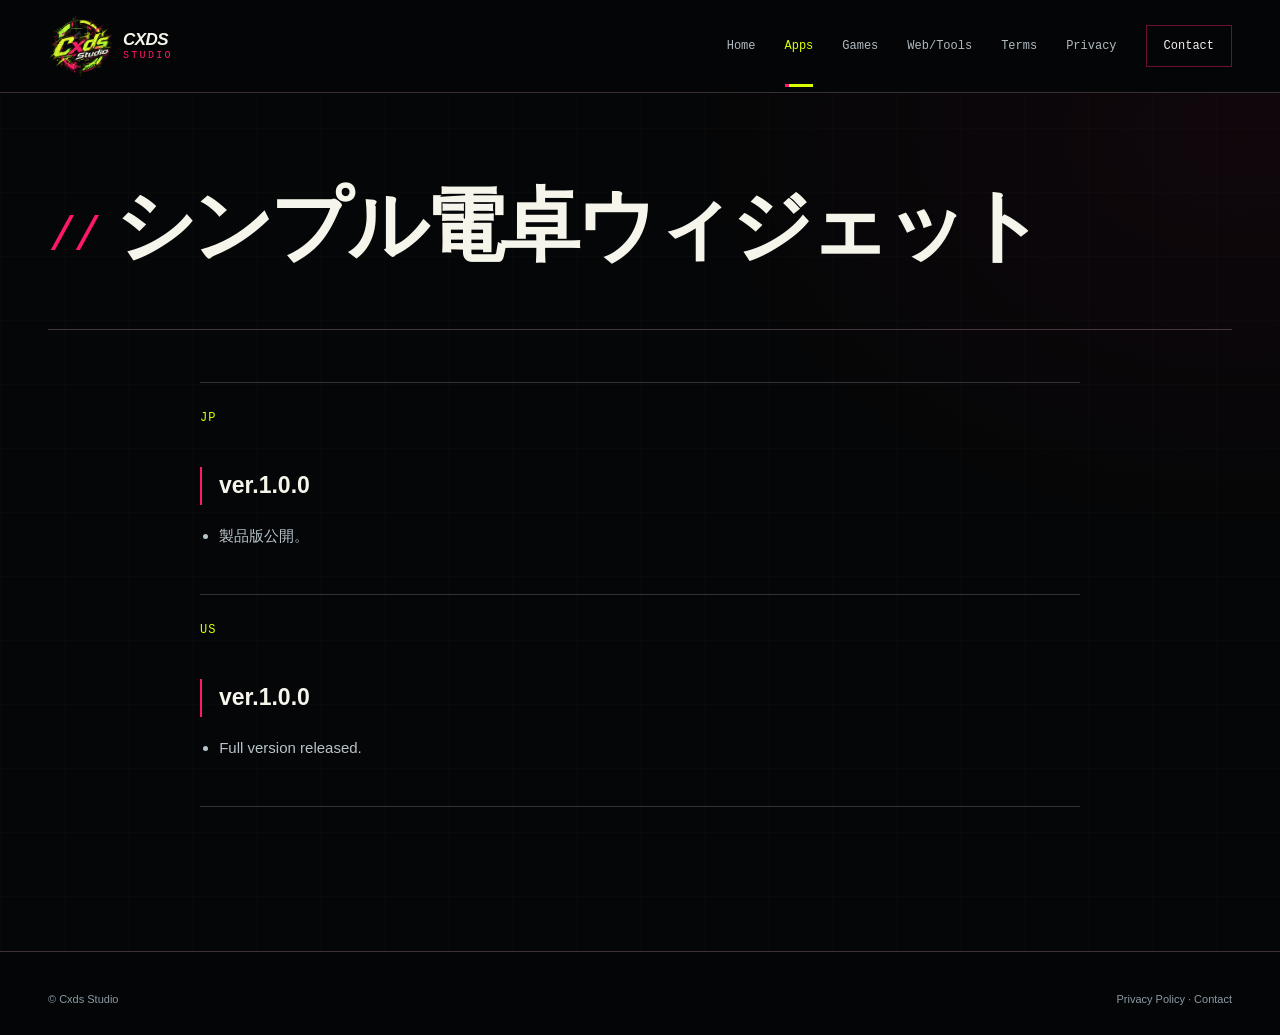
<file: updates/calcwiz/index.html>
<!doctype html>
<html lang="ja"><head>
<meta charset="utf-8"><meta name="viewport" content="width=device-width,initial-scale=1">
<title>シンプル電卓ウィジェット 最新情報 | Cxds Studio</title><meta name="description" content="シンプル電卓ウィジェットの最新アップデート情報。">
<link rel="canonical" href="https://cxdsstudio.com/">
<meta property="og:site_name" content="Cxds Studio"><meta property="og:title" content="シンプル電卓ウィジェット 最新情報 | Cxds Studio">
<meta property="og:description" content="シンプル電卓ウィジェットの最新アップデート情報。"><meta property="og:type" content="website">
<meta property="og:url" content="https://cxdsstudio.com/"><meta name="twitter:card" content="summary">
<link rel="icon" href="/assets/favicon.svg" type="image/svg+xml"><link rel="stylesheet" href="/assets/styles.css">
</head><body class="cyberpunk page-updates cxds-identity">
<link rel="stylesheet" href="/assets/cxds-identity.css">
<link rel="stylesheet" href="/assets/cyberpunk.css"><header><div class="wrap nav">
<a class="brand" href="/"><img class="brand-icon" src="/assets/images/cxdsstudio_icon.png" alt="" width="66" height="66"><span class="brand-name">CXDS<span>STUDIO</span></span></a>
<button class="menu" aria-expanded="false" aria-label="メニュー">MENU <span aria-hidden="true">+</span></button>
<nav class="navlinks" aria-label="メインナビゲーション"><a href="/">Home</a>
<a href="/apps/" aria-current="page">Apps</a>
<a href="/games/">Games</a>
<a href="/web-tools/">Web/Tools</a>
<a href="/terms/">Terms</a>
<a href="/privacy-policy/">Privacy</a>
<a href="https://docs.google.com/forms/d/e/1FAIpQLSe450_rO_1OGaYp1E1c1inXloY8mUc4ABrikZ5M_-mnO7NMYw/viewform?usp=dialog" target="_blank" rel="noopener">Contact</a></nav></div></header><main><section class="page-head"><div class="wrap"><h1><font style="font-size: 80px;"><span class="title-prefix" aria-hidden="true">//</span>シンプル電卓ウィジェット</font></h1></div></section>
<section><article class="wrap article">
<div class="update-block"><div class="kicker">JP</div><h2>ver.1.0.0</h2><ul><li>製品版公開。</li></ul></div>
<div class="update-block"><div class="kicker">US</div><h2>ver.1.0.0</h2><ul><li>Full version released.</li></ul></div>
</article></section></main><footer><div class="wrap footer-row"><span>© Cxds Studio</span>
<span><a href="/privacy-policy/">Privacy Policy</a> · <a href="https://docs.google.com/forms/d/e/1FAIpQLSe450_rO_1OGaYp1E1c1inXloY8mUc4ABrikZ5M_-mnO7NMYw/viewform?usp=dialog" target="_blank" rel="noopener">Contact</a></span>
</div></footer><script src="/assets/script.js"></script></body></html>
</file>
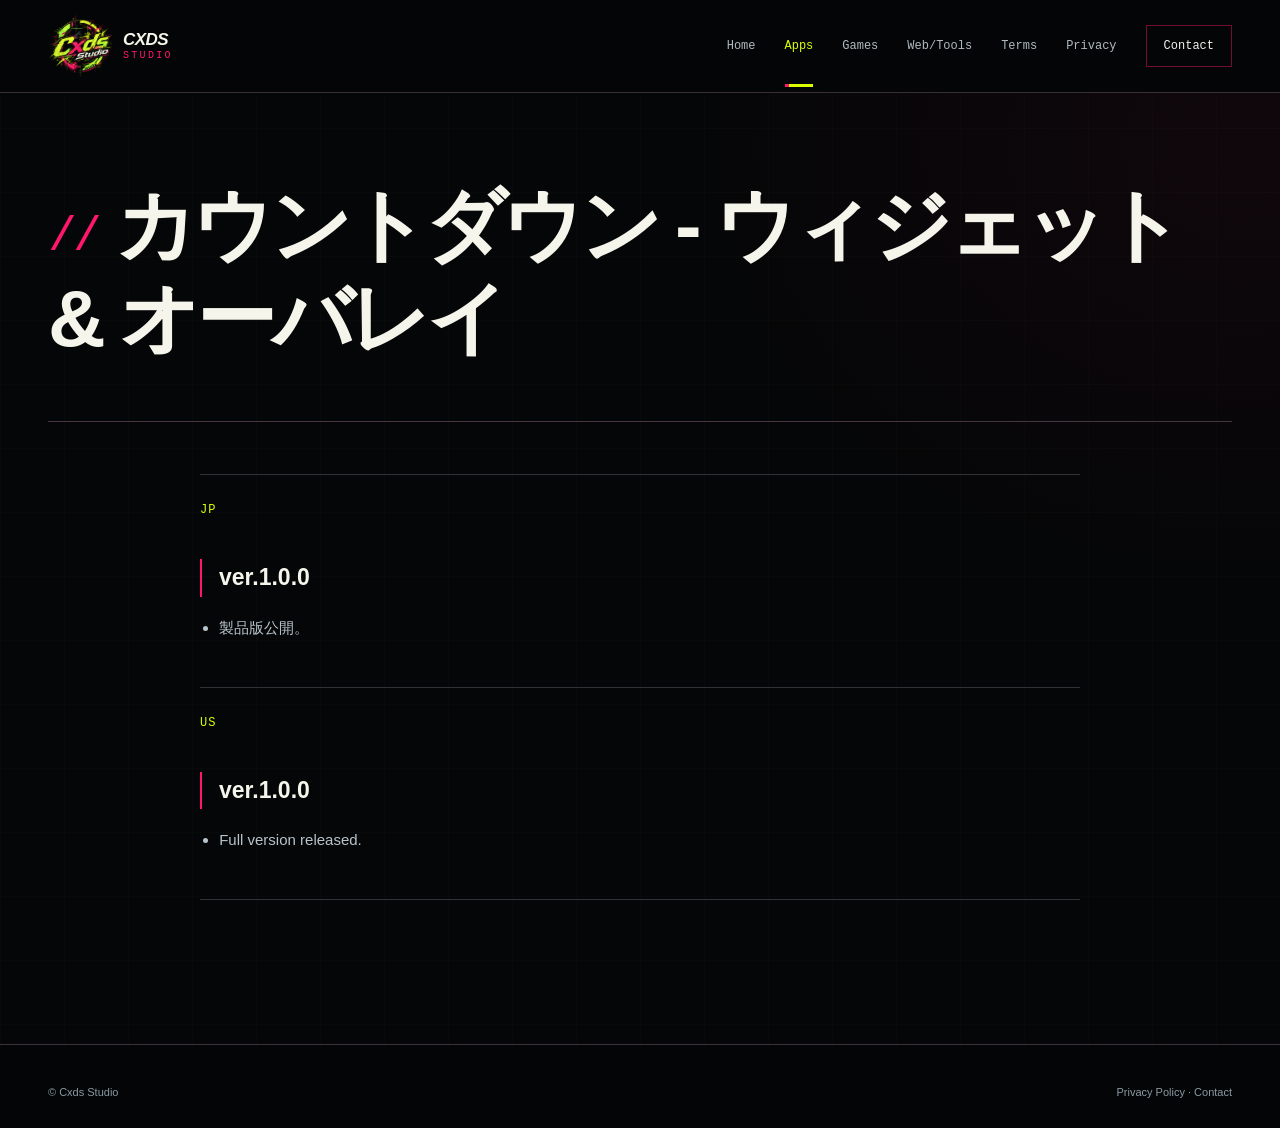
<file: updates/countdown/index.html>
<!doctype html>
<html lang="ja"><head>
<meta charset="utf-8"><meta name="viewport" content="width=device-width,initial-scale=1">
<title>カウントダウン - ウィジェット &amp; オーバレイ 最新情報 | Cxds Studio</title><meta name="description" content="カウントダウン - ウィジェット &amp; オーバレイの最新アップデート情報。">
<link rel="canonical" href="https://cxdsstudio.com/">
<meta property="og:site_name" content="Cxds Studio"><meta property="og:title" content="カウントダウン - ウィジェット &amp; オーバレイ 最新情報 | Cxds Studio">
<meta property="og:description" content="カウントダウン - ウィジェット &amp; オーバレイの最新アップデート情報。"><meta property="og:type" content="website">
<meta property="og:url" content="https://cxdsstudio.com/"><meta name="twitter:card" content="summary">
<link rel="icon" href="/assets/favicon.svg" type="image/svg+xml"><link rel="stylesheet" href="/assets/styles.css">
</head><body class="cyberpunk page-updates cxds-identity">
<link rel="stylesheet" href="/assets/cxds-identity.css">
<link rel="stylesheet" href="/assets/cyberpunk.css"><header><div class="wrap nav">
<a class="brand" href="/"><img class="brand-icon" src="/assets/images/cxdsstudio_icon.png" alt="" width="66" height="66"><span class="brand-name">CXDS<span>STUDIO</span></span></a>
<button class="menu" aria-expanded="false" aria-label="メニュー">MENU <span aria-hidden="true">+</span></button>
<nav class="navlinks" aria-label="メインナビゲーション"><a href="/">Home</a>
<a href="/apps/" aria-current="page">Apps</a>
<a href="/games/">Games</a>
<a href="/web-tools/">Web/Tools</a>
<a href="/terms/">Terms</a>
<a href="/privacy-policy/">Privacy</a>
<a href="https://docs.google.com/forms/d/e/1FAIpQLSe450_rO_1OGaYp1E1c1inXloY8mUc4ABrikZ5M_-mnO7NMYw/viewform?usp=dialog" target="_blank" rel="noopener">Contact</a></nav></div></header><main><section class="page-head"><div class="wrap"><h1><font style="font-size: 80px;"><span class="title-prefix" aria-hidden="true">//</span>カウントダウン - ウィジェット &amp; オーバレイ</font></h1></div></section>
<section><article class="wrap article">
<div class="update-block"><div class="kicker">JP</div><h2>ver.1.0.0</h2><ul><li>製品版公開。</li></ul></div>
<div class="update-block"><div class="kicker">US</div><h2>ver.1.0.0</h2><ul><li>Full version released.</li></ul></div>
</article></section></main><footer><div class="wrap footer-row"><span>© Cxds Studio</span>
<span><a href="/privacy-policy/">Privacy Policy</a> · <a href="https://docs.google.com/forms/d/e/1FAIpQLSe450_rO_1OGaYp1E1c1inXloY8mUc4ABrikZ5M_-mnO7NMYw/viewform?usp=dialog" target="_blank" rel="noopener">Contact</a></span>
</div></footer><script src="/assets/script.js"></script></body></html>
</file>
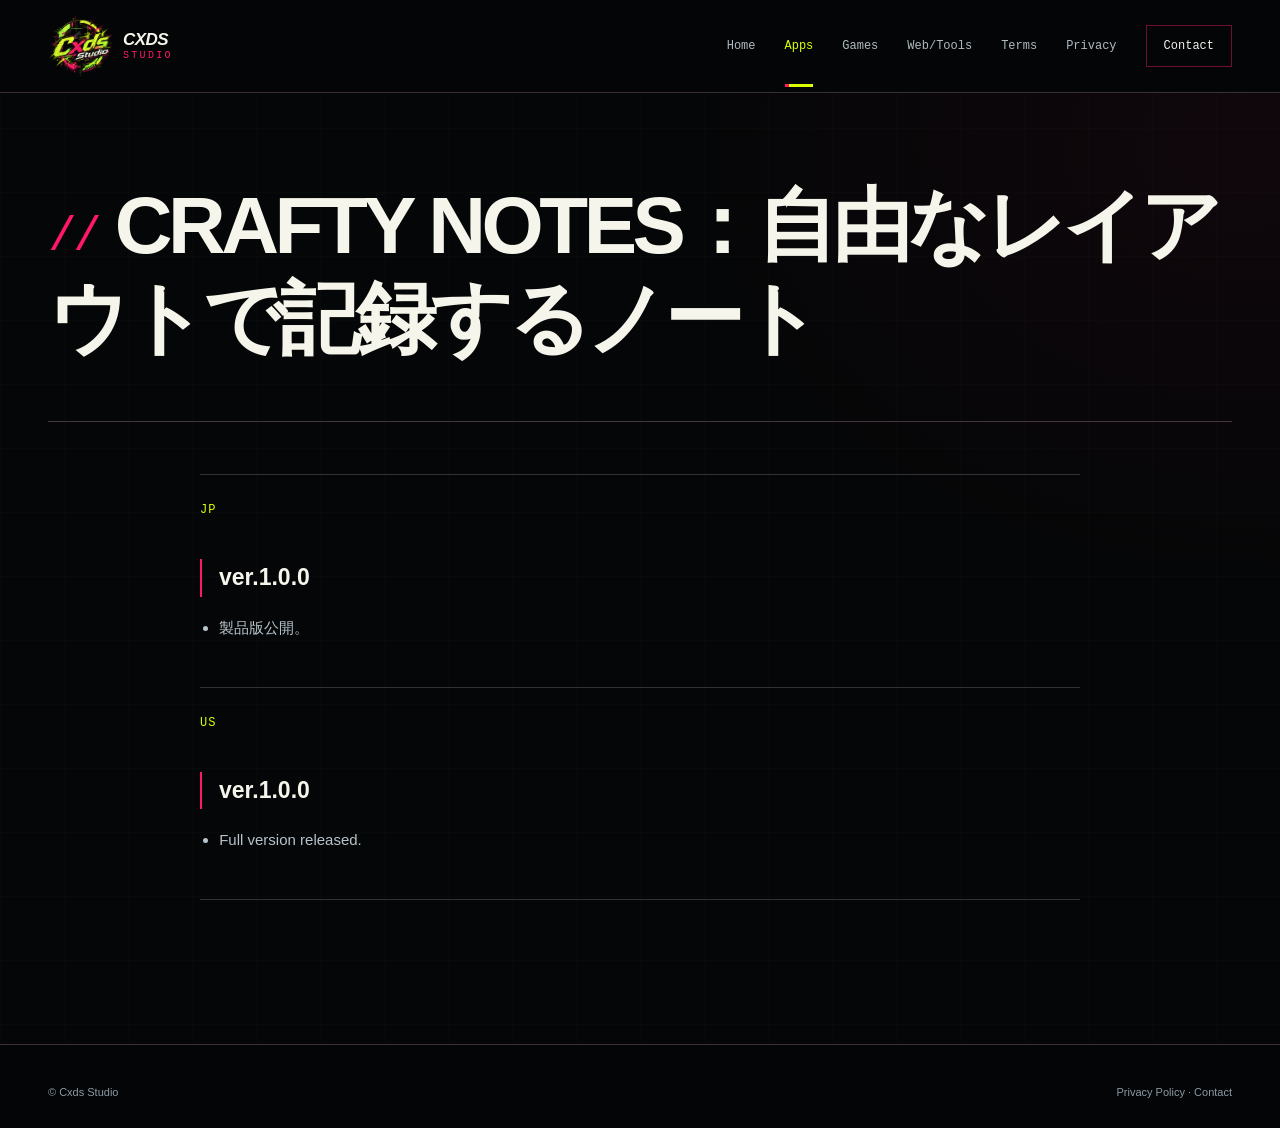
<file: updates/craftynotes/index.html>
<!doctype html>
<html lang="ja"><head>
<meta charset="utf-8"><meta name="viewport" content="width=device-width,initial-scale=1">
<title>CRAFTY NOTES 最新情報 | Cxds Studio</title><meta name="description" content="CRAFTY NOTESの最新アップデート情報。">
<link rel="canonical" href="https://cxdsstudio.com/">
<meta property="og:site_name" content="Cxds Studio"><meta property="og:title" content="CRAFTY NOTES 最新情報 | Cxds Studio">
<meta property="og:description" content="CRAFTY NOTESの最新アップデート情報。"><meta property="og:type" content="website">
<meta property="og:url" content="https://cxdsstudio.com/"><meta name="twitter:card" content="summary">
<link rel="icon" href="/assets/favicon.svg" type="image/svg+xml"><link rel="stylesheet" href="/assets/styles.css">
</head><body class="cyberpunk page-updates cxds-identity">
<link rel="stylesheet" href="/assets/cxds-identity.css">
<link rel="stylesheet" href="/assets/cyberpunk.css"><header><div class="wrap nav">
<a class="brand" href="/"><img class="brand-icon" src="/assets/images/cxdsstudio_icon.png" alt="" width="66" height="66"><span class="brand-name">CXDS<span>STUDIO</span></span></a>
<button class="menu" aria-expanded="false" aria-label="メニュー">MENU <span aria-hidden="true">+</span></button>
<nav class="navlinks" aria-label="メインナビゲーション"><a href="/">Home</a>
<a href="/apps/" aria-current="page">Apps</a>
<a href="/games/">Games</a>
<a href="/web-tools/">Web/Tools</a>
<a href="/terms/">Terms</a>
<a href="/privacy-policy/">Privacy</a>
<a href="https://docs.google.com/forms/d/e/1FAIpQLSe450_rO_1OGaYp1E1c1inXloY8mUc4ABrikZ5M_-mnO7NMYw/viewform?usp=dialog" target="_blank" rel="noopener">Contact</a></nav></div></header><main><section class="page-head"><div class="wrap"><h1><font style="font-size: 80px;"><span class="title-prefix" aria-hidden="true">//</span>CRAFTY NOTES：自由なレイアウトで記録するノート</font></h1></div></section>
<section><article class="wrap article">
<div class="update-block"><div class="kicker">JP</div><h2>ver.1.0.0</h2><ul><li>製品版公開。</li></ul></div>
<div class="update-block"><div class="kicker">US</div><h2>ver.1.0.0</h2><ul><li>Full version released.</li></ul></div>
</article></section></main><footer><div class="wrap footer-row"><span>© Cxds Studio</span>
<span><a href="/privacy-policy/">Privacy Policy</a> · <a href="https://docs.google.com/forms/d/e/1FAIpQLSe450_rO_1OGaYp1E1c1inXloY8mUc4ABrikZ5M_-mnO7NMYw/viewform?usp=dialog" target="_blank" rel="noopener">Contact</a></span>
</div></footer><script src="/assets/script.js"></script></body></html>
</file>
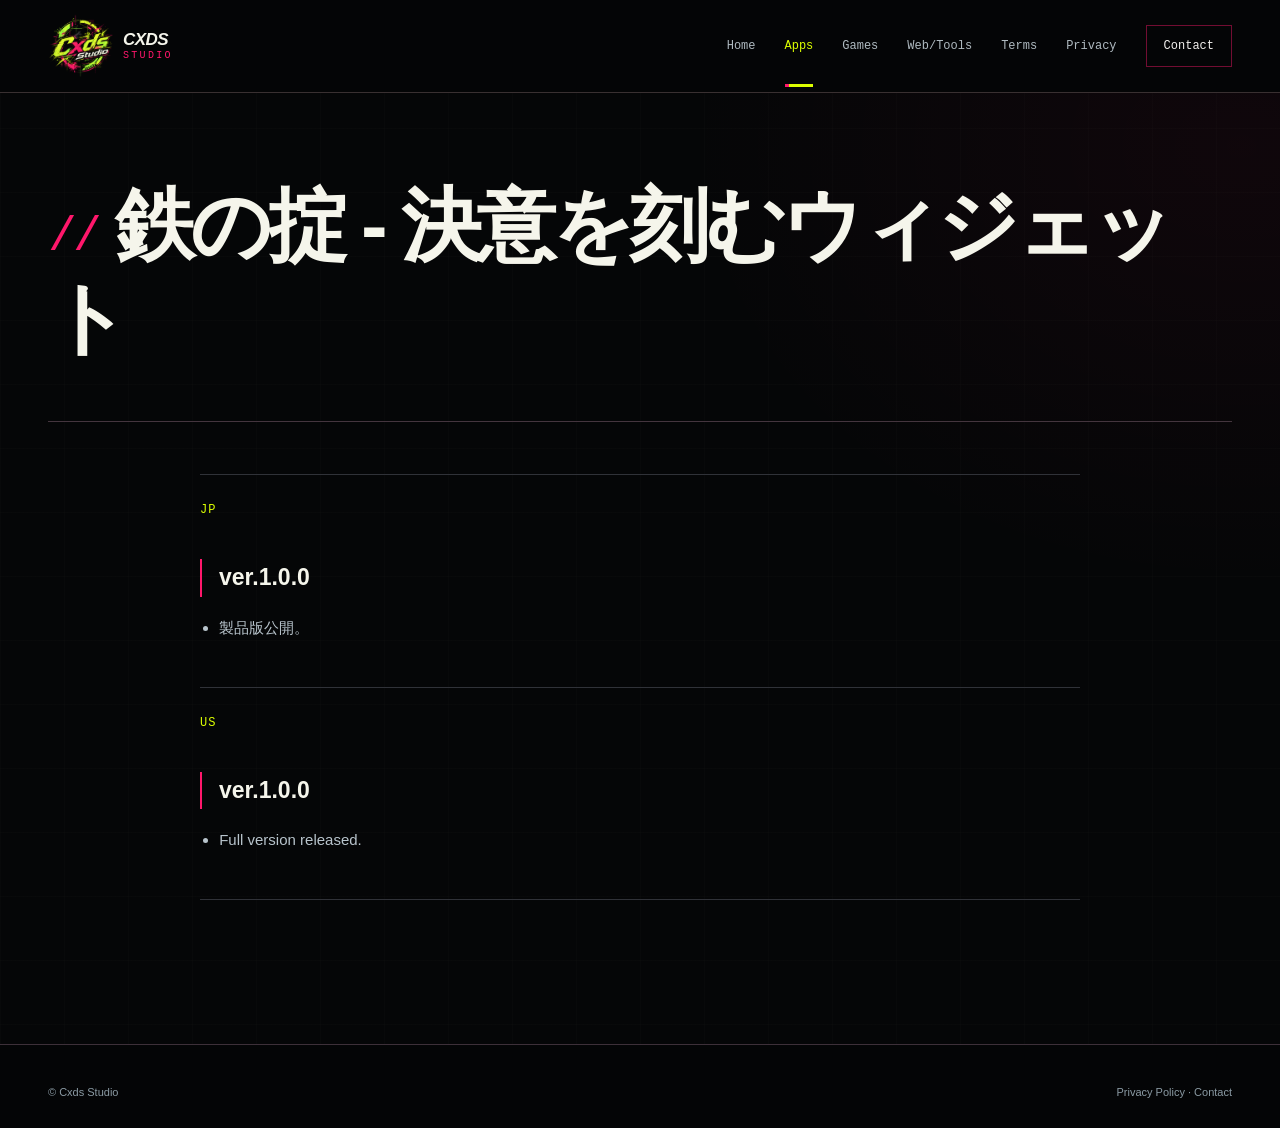
<file: updates/ironcladrules/index.html>
<!doctype html>
<html lang="ja"><head>
<meta charset="utf-8"><meta name="viewport" content="width=device-width,initial-scale=1">
<title>鉄の掟 - 決意を刻むウィジェット 最新情報 | Cxds Studio</title><meta name="description" content="鉄の掟 - 決意を刻むウィジェットの最新アップデート情報。">
<link rel="canonical" href="https://cxdsstudio.com/">
<meta property="og:site_name" content="Cxds Studio"><meta property="og:title" content="鉄の掟 - 決意を刻むウィジェット 最新情報 | Cxds Studio">
<meta property="og:description" content="鉄の掟 - 決意を刻むウィジェットの最新アップデート情報。"><meta property="og:type" content="website">
<meta property="og:url" content="https://cxdsstudio.com/"><meta name="twitter:card" content="summary">
<link rel="icon" href="/assets/favicon.svg" type="image/svg+xml"><link rel="stylesheet" href="/assets/styles.css">
</head><body class="cyberpunk page-updates cxds-identity">
<link rel="stylesheet" href="/assets/cxds-identity.css">
<link rel="stylesheet" href="/assets/cyberpunk.css"><header><div class="wrap nav">
<a class="brand" href="/"><img class="brand-icon" src="/assets/images/cxdsstudio_icon.png" alt="" width="66" height="66"><span class="brand-name">CXDS<span>STUDIO</span></span></a>
<button class="menu" aria-expanded="false" aria-label="メニュー">MENU <span aria-hidden="true">+</span></button>
<nav class="navlinks" aria-label="メインナビゲーション"><a href="/">Home</a>
<a href="/apps/" aria-current="page">Apps</a>
<a href="/games/">Games</a>
<a href="/web-tools/">Web/Tools</a>
<a href="/terms/">Terms</a>
<a href="/privacy-policy/">Privacy</a>
<a href="https://docs.google.com/forms/d/e/1FAIpQLSe450_rO_1OGaYp1E1c1inXloY8mUc4ABrikZ5M_-mnO7NMYw/viewform?usp=dialog" target="_blank" rel="noopener">Contact</a></nav></div></header><main><section class="page-head"><div class="wrap"><h1><font style="font-size: 80px;"><span class="title-prefix" aria-hidden="true">//</span>鉄の掟 - 決意を刻むウィジェット</font></h1></div></section>
<section><article class="wrap article">
<div class="update-block"><div class="kicker">JP</div><h2>ver.1.0.0</h2><ul><li>製品版公開。</li></ul></div>
<div class="update-block"><div class="kicker">US</div><h2>ver.1.0.0</h2><ul><li>Full version released.</li></ul></div>
</article></section></main><footer><div class="wrap footer-row"><span>© Cxds Studio</span>
<span><a href="/privacy-policy/">Privacy Policy</a> · <a href="https://docs.google.com/forms/d/e/1FAIpQLSe450_rO_1OGaYp1E1c1inXloY8mUc4ABrikZ5M_-mnO7NMYw/viewform?usp=dialog" target="_blank" rel="noopener">Contact</a></span>
</div></footer><script src="/assets/script.js"></script></body></html>
</file>
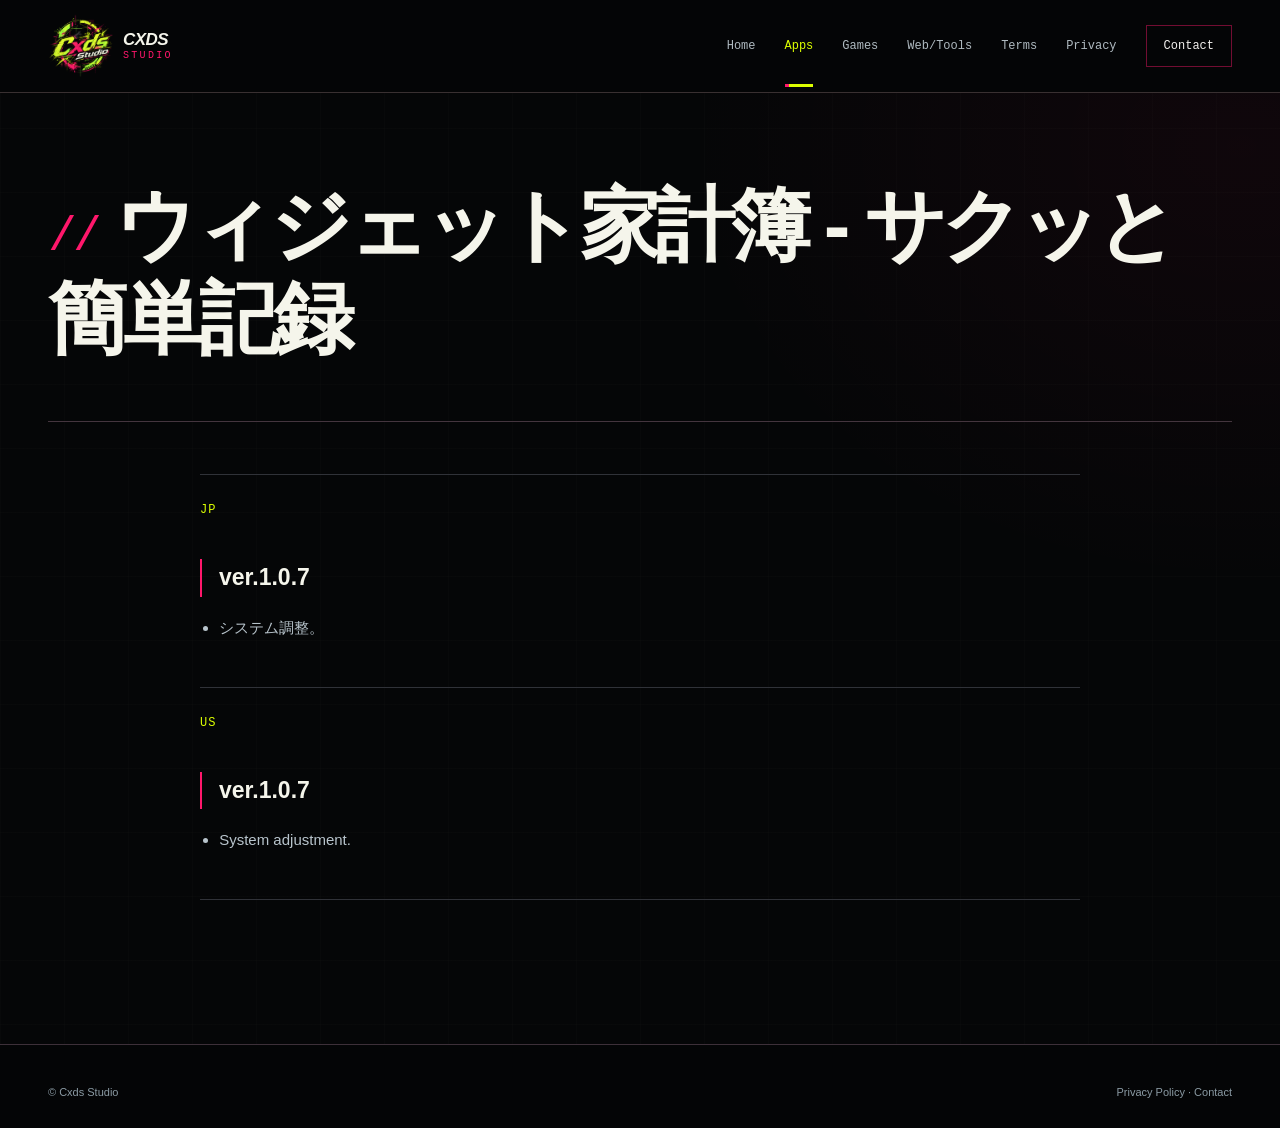
<file: updates/kakemo/index.html>
<!doctype html>
<html lang="ja"><head>
<meta charset="utf-8"><meta name="viewport" content="width=device-width,initial-scale=1">
<title>ウィジェット家計簿 最新情報 | Cxds Studio</title><meta name="description" content="ウィジェット家計簿の最新アップデート情報。">
<link rel="canonical" href="https://cxdsstudio.com/">
<meta property="og:site_name" content="Cxds Studio"><meta property="og:title" content="ウィジェット家計簿 最新情報 | Cxds Studio">
<meta property="og:description" content="ウィジェット家計簿の最新アップデート情報。"><meta property="og:type" content="website">
<meta property="og:url" content="https://cxdsstudio.com/"><meta name="twitter:card" content="summary">
<link rel="icon" href="/assets/favicon.svg" type="image/svg+xml"><link rel="stylesheet" href="/assets/styles.css">
</head><body class="cyberpunk page-updates cxds-identity">
<link rel="stylesheet" href="/assets/cxds-identity.css">
<link rel="stylesheet" href="/assets/cyberpunk.css"><header><div class="wrap nav">
<a class="brand" href="/"><img class="brand-icon" src="/assets/images/cxdsstudio_icon.png" alt="" width="66" height="66"><span class="brand-name">CXDS<span>STUDIO</span></span></a>
<button class="menu" aria-expanded="false" aria-label="メニュー">MENU <span aria-hidden="true">+</span></button>
<nav class="navlinks" aria-label="メインナビゲーション"><a href="/">Home</a>
<a href="/apps/" aria-current="page">Apps</a>
<a href="/games/">Games</a>
<a href="/web-tools/">Web/Tools</a>
<a href="/terms/">Terms</a>
<a href="/privacy-policy/">Privacy</a>
<a href="https://docs.google.com/forms/d/e/1FAIpQLSe450_rO_1OGaYp1E1c1inXloY8mUc4ABrikZ5M_-mnO7NMYw/viewform?usp=dialog" target="_blank" rel="noopener">Contact</a></nav></div></header><main><section class="page-head"><div class="wrap"><h1><font style="font-size: 80px;"><span class="title-prefix" aria-hidden="true">//</span>ウィジェット家計簿 - サクッと簡単記録</font></h1></div></section>
<section><article class="wrap article">
<div class="update-block"><div class="kicker">JP</div><h2>ver.1.0.7</h2><ul><li>システム調整。</li></ul></div>
<div class="update-block"><div class="kicker">US</div><h2>ver.1.0.7</h2><ul><li>System adjustment.</li></ul></div>
</article></section></main><footer><div class="wrap footer-row"><span>© Cxds Studio</span>
<span><a href="/privacy-policy/">Privacy Policy</a> · <a href="https://docs.google.com/forms/d/e/1FAIpQLSe450_rO_1OGaYp1E1c1inXloY8mUc4ABrikZ5M_-mnO7NMYw/viewform?usp=dialog" target="_blank" rel="noopener">Contact</a></span>
</div></footer><script src="/assets/script.js"></script></body></html>
</file>
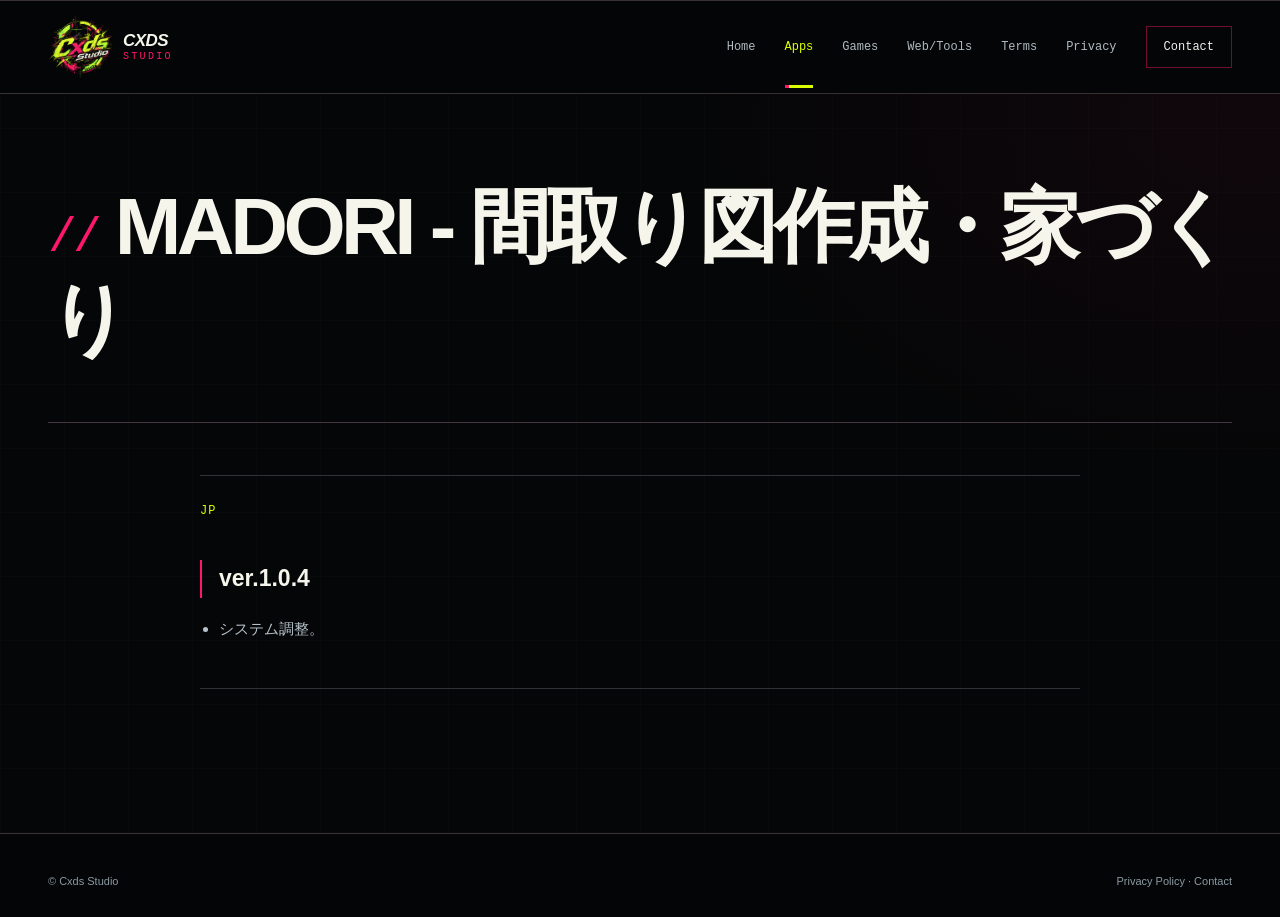
<file: updates/madori/index.html>
<!doctype html>
<html lang="ja"><head>
<meta charset="utf-8"><meta name="viewport" content="width=device-width,initial-scale=1">
<title>updates/madori</title><meta name="description" content="MADORI - 間取り図作成・家づくりの最新アップデート情報。">
<link rel="canonical" href="https://cxdsstudio.com/">
<meta property="og:site_name" content="Cxds Studio"><meta property="og:title" content="MADORI - 間取り図作成・家づくり 最新情報 | Cxds Studio">
<meta property="og:description" content="MADORI - 間取り図作成・家づくりの最新アップデート情報。"><meta property="og:type" content="website">
<meta property="og:url" content="https://cxdsstudio.com/"><meta name="twitter:card" content="summary">
<link rel="icon" href="/assets/favicon.svg" type="image/svg+xml"><link rel="stylesheet" href="/assets/styles.css">
<meta name="vhs-page-name" content="updates/madori"></head><body class="cyberpunk page-updates cxds-identity">
<link rel="stylesheet" href="/assets/cxds-identity.css">
<link rel="stylesheet" href="/assets/cyberpunk.css"><header></header><script src="/assets/script.js"></script><header><div class="wrap nav">
<a class="brand" href="/"><img class="brand-icon" src="/assets/images/cxdsstudio_icon.png" alt="" width="66" height="66"><span class="brand-name">CXDS<span>STUDIO</span></span></a>
<button class="menu" aria-expanded="false" aria-label="メニュー">MENU <span aria-hidden="true">+</span></button>
<nav class="navlinks" aria-label="メインナビゲーション"><a href="/">Home</a>
<a href="/apps/" aria-current="page">Apps</a>
<a href="/games/">Games</a>
<a href="/web-tools/">Web/Tools</a>
<a href="/terms/">Terms</a>
<a href="/privacy-policy/">Privacy</a>
<a href="https://docs.google.com/forms/d/e/1FAIpQLSe450_rO_1OGaYp1E1c1inXloY8mUc4ABrikZ5M_-mnO7NMYw/viewform?usp=dialog" target="_blank" rel="noopener">Contact</a></nav></div></header><section class="page-head"><div class="wrap"><h1><font style="font-size: 80px;"><span class="title-prefix" aria-hidden="true">//</span>MADORI - 間取り図作成・家づくり</font></h1></div></section><section><article class="wrap article">
<div class="update-block"><div class="kicker">JP</div><h2>ver.1.0.4</h2><ul><li>システム調整。</li></ul></div>

</article></section><footer><div class="wrap footer-row"><span>© Cxds Studio</span>
<span><a href="/privacy-policy/">Privacy Policy</a> · <a href="https://docs.google.com/forms/d/e/1FAIpQLSe450_rO_1OGaYp1E1c1inXloY8mUc4ABrikZ5M_-mnO7NMYw/viewform?usp=dialog" target="_blank" rel="noopener">Contact</a></span>
</div></footer></body></html>
</file>
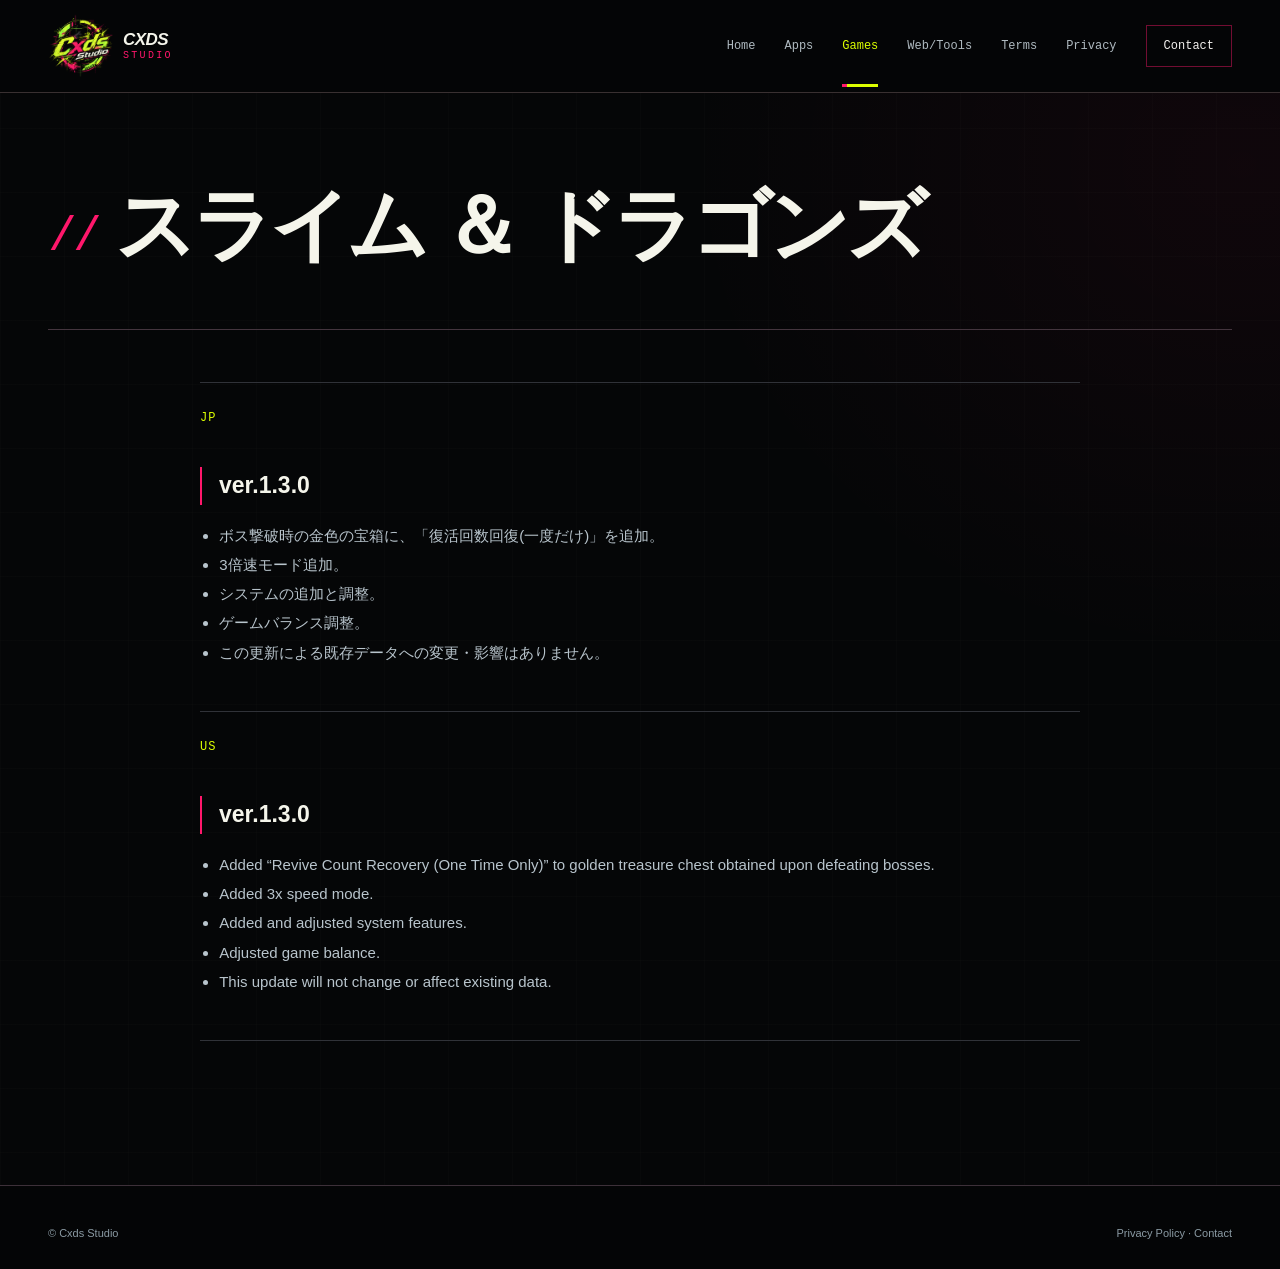
<file: updates/slimeanddragons/index.html>
<!doctype html>
<html lang="ja"><head>
<meta charset="utf-8"><meta name="viewport" content="width=device-width,initial-scale=1">
<title>スライム＆ドラゴンズ 最新情報 | Cxds Studio</title><meta name="description" content="スライム＆ドラゴンズの最新アップデート情報。">
<link rel="canonical" href="https://cxdsstudio.com/">
<meta property="og:site_name" content="Cxds Studio"><meta property="og:title" content="スライム＆ドラゴンズ 最新情報 | Cxds Studio">
<meta property="og:description" content="スライム＆ドラゴンズの最新アップデート情報。"><meta property="og:type" content="website">
<meta property="og:url" content="https://cxdsstudio.com/"><meta name="twitter:card" content="summary">
<link rel="icon" href="/assets/favicon.svg" type="image/svg+xml"><link rel="stylesheet" href="/assets/styles.css">
</head><body class="cyberpunk page-updates cxds-identity">
<link rel="stylesheet" href="/assets/cxds-identity.css">
<link rel="stylesheet" href="/assets/cyberpunk.css"><header><div class="wrap nav">
<a class="brand" href="/"><img class="brand-icon" src="/assets/images/cxdsstudio_icon.png" alt="" width="66" height="66"><span class="brand-name">CXDS<span>STUDIO</span></span></a>
<button class="menu" aria-expanded="false" aria-label="メニュー">MENU <span aria-hidden="true">+</span></button>
<nav class="navlinks" aria-label="メインナビゲーション"><a href="/">Home</a>
<a href="/apps/">Apps</a>
<a href="/games/" aria-current="page">Games</a>
<a href="/web-tools/">Web/Tools</a>
<a href="/terms/">Terms</a>
<a href="/privacy-policy/">Privacy</a>
<a href="https://docs.google.com/forms/d/e/1FAIpQLSe450_rO_1OGaYp1E1c1inXloY8mUc4ABrikZ5M_-mnO7NMYw/viewform?usp=dialog" target="_blank" rel="noopener">Contact</a></nav></div></header><main><section class="page-head"><div class="wrap"><h1><font style="font-size: 80px;"><span class="title-prefix" aria-hidden="true">//</span>スライム ＆ ドラゴンズ</font></h1></div></section>
<section><article class="wrap article">
<div class="update-block"><div class="kicker">JP</div><h2>ver.1.3.0</h2><ul><li>ボス撃破時の金色の宝箱に、「復活回数回復(一度だけ)」を追加。</li><li>3倍速モード追加。</li><li>システムの追加と調整。</li><li>ゲームバランス調整。</li><li>この更新による既存データへの変更・影響はありません。</li></ul></div>
<div class="update-block"><div class="kicker">US</div><h2>ver.1.3.0</h2><ul><li>Added “Revive Count Recovery (One Time Only)” to golden treasure chest obtained upon defeating bosses.</li><li>Added 3x speed mode.</li><li>Added and adjusted system features.</li><li>Adjusted game balance.</li><li>This update will not change or affect existing data.</li></ul></div>
</article></section></main><footer><div class="wrap footer-row"><span>© Cxds Studio</span>
<span><a href="/privacy-policy/">Privacy Policy</a> · <a href="https://docs.google.com/forms/d/e/1FAIpQLSe450_rO_1OGaYp1E1c1inXloY8mUc4ABrikZ5M_-mnO7NMYw/viewform?usp=dialog" target="_blank" rel="noopener">Contact</a></span>
</div></footer><script src="/assets/script.js"></script></body></html>
</file>
<file: assets/styles.css>
:root{
  --bg:#0b0d12; --surface:#121620; --surface2:#181d29; --text:#f5f7fb;
  --muted:#a8b0c0; --line:#282f3d; --accent:#7aa2ff; --accent2:#b3c7ff;
  --max:1120px; --radius:22px;
}
*{box-sizing:border-box}
html{scroll-behavior:smooth}
body{
  margin:0; color:var(--text); background:
  radial-gradient(circle at 15% -10%,rgba(122,162,255,.16),transparent 35%),
  radial-gradient(circle at 85% 10%,rgba(179,199,255,.08),transparent 30%),
  var(--bg);
  font-family:Inter,system-ui,-apple-system,BlinkMacSystemFont,"Segoe UI","Noto Sans JP",sans-serif;
  line-height:1.7;
}
a{color:inherit}
.wrap{width:min(var(--max),calc(100% - 40px));margin:auto}
header{
  position:sticky;top:0;z-index:20;backdrop-filter:blur(18px);
  background:rgba(11,13,18,.78);border-bottom:1px solid rgba(255,255,255,.06)
}
.nav{height:72px;display:flex;align-items:center;justify-content:space-between;gap:24px}
.brand{font-weight:800;font-size:1.18rem;text-decoration:none;letter-spacing:.02em}
.navlinks{display:flex;gap:22px;align-items:center}
.navlinks a{color:var(--muted);text-decoration:none;font-size:.94rem}
.navlinks a:hover,.navlinks a.active{color:var(--text)}
.menu{display:none;border:1px solid var(--line);background:var(--surface);color:var(--text);
  border-radius:12px;padding:9px 12px;font:inherit}
.hero{padding:72px 0 72px}
.eyebrow{color:var(--accent2);font-weight:700;letter-spacing:.12em;text-transform:uppercase;font-size:.78rem}
h1{font-size:clamp(2.7rem,8vw,6.3rem);line-height:.96;letter-spacing:-.055em;margin:14px 0 22px}
.hero p{font-size:clamp(1.05rem,2.2vw,1.35rem);color:var(--muted)}
.actions{display:flex;gap:12px;flex-wrap:wrap;margin-top:28px}
.btn{
 display:inline-flex;align-items:center;justify-content:center;padding:12px 18px;border-radius:999px;
 text-decoration:none;font-weight:700;border:1px solid var(--line);background:var(--surface)
}
.btn:hover{transform:translateY(-1px)}
section{padding:38px 0 62px}
.section-head{display:flex;justify-content:space-between;align-items:end;gap:20px;margin-bottom:22px}
h2{font-size:clamp(1.8rem,4vw,2.7rem);margin:0;letter-spacing:-.035em}
.sub{color:var(--muted);margin:7px 0 0}
.grid{display:grid;grid-template-columns:repeat(2,minmax(0,1fr));gap:16px}
.card{
 display:block;padding:26px;border:1px solid var(--line);background:linear-gradient(180deg,rgba(255,255,255,.035),rgba(255,255,255,.015));
 border-radius:var(--radius);text-decoration:none;transition:.18s ease;min-height:190px
}
.card:hover{transform:translateY(-3px);border-color:#3e4860;background:rgba(255,255,255,.045)}
.badge{display:inline-flex;padding:5px 9px;border-radius:999px;background:rgba(122,162,255,.12);color:var(--accent2);
 font-size:.75rem;font-weight:800;letter-spacing:.06em}
.card h3{font-size:1.35rem;line-height:1.35;margin:18px 0 10px}
.card p{color:var(--muted);margin:0}
.card .meta{margin-top:22px;font-size:.88rem;color:#c7cfdd}
.news{border-top:1px solid var(--line)}
.news-item{display:grid;grid-template-columns:120px 1fr;gap:20px;padding:18px 0;border-bottom:1px solid var(--line)}
.news time{color:var(--muted);font-variant-numeric:tabular-nums}
.news a{
  text-decoration: underline; text-underline-offset: 3px;
}.news a:hover{text-decoration:underline}
.page-head{padding:72px 0 38px}
.page-head h1{font-size:clamp(2.5rem,7vw,5rem)}
.product-list{display:grid;gap:18px}
.product{
 display:grid;grid-template-columns:1fr auto;gap:25px;align-items:center;
 padding:28px;border:1px solid var(--line);border-radius:var(--radius);background:var(--surface)
}
.product h2{font-size:1.55rem}.product p{color:var(--muted);max-width:720px}
.product-actions{display:flex;gap:9px;flex-wrap:wrap;justify-content:flex-end}
.article{max-width:800px;padding-bottom:72px}
.article h2{font-size:1.45rem;margin-top:36px}
.article h3{font-size:1.08rem;margin:26px 0 7px}
.article p,.article li{color:#cbd2df}
.article ul{padding-left:1.2rem}
.update-block{padding:22px 0;border-top:1px solid var(--line)}
.update-block:last-child{border-bottom:1px solid var(--line)}
.kicker{font-size:.8rem;font-weight:800;letter-spacing:.08em;color:var(--accent2)}
footer{border-top:1px solid var(--line);padding:34px 0 44px;color:var(--muted);font-size:.9rem}
.footer-row{display:flex;justify-content:space-between;gap:20px;flex-wrap:wrap}
.footer-row a{text-decoration:none}.footer-row a:hover{color:var(--text)}
@media(max-width:760px){
 .wrap{width:min(100% - 28px,var(--max))}
 .nav{height:64px}.menu{display:block}.navlinks{
   display:none;position:absolute;top:64px;left:0;right:0;padding:16px 20px 20px;
   background:rgba(11,13,18,.98);border-bottom:1px solid var(--line);flex-direction:column;align-items:flex-start
 }
 .navlinks.open{display:flex}
 .hero{padding:76px 0 54px}
 .grid{grid-template-columns:1fr}
 .news-item{grid-template-columns:1fr;gap:4px}
 .product{grid-template-columns:1fr}.product-actions{justify-content:flex-start}
}
\n\n/* VHS:main > .hero */\nmain > .hero {\n  padding: 72px 0 38px;\n}\n/* /VHS:main > .hero */\n
/* End any unfinished legacy selector. */
{}
.product-card-body { display: flex; align-items: flex-start; gap: 16px; min-width: 0px; }

/* End any unfinished legacy selector. */
{}
.card > .product-card-body { margin-top: 18px; }

/* End any unfinished legacy selector. */
{}
.product > .product-card-body { margin-top: 0px; }

/* End any unfinished legacy selector. */
{}
.product-icon-slot { display: block; width: clamp(56px, 14vw, 80px); height: clamp(56px, 14vw, 80px); flex: 0 0 clamp(56px, 14vw, 80px); border-radius: 16px; overflow: hidden; }

/* End any unfinished legacy selector. */
{}
.product-icon-slot > .product-icon { display: block; width: 100%; height: 100%; max-width: 100%; object-fit: contain; border-radius: inherit; }

/* End any unfinished legacy selector. */
{}
.product-card-copy { flex: 1 1 0%; min-width: 0px; overflow-wrap: anywhere; }

/* End any unfinished legacy selector. */
{}
.product-card-copy > h3, .product-card-copy > h2 { margin: 0px 0px 10px; }

/* End any unfinished legacy selector. */
{}
.product-card-copy > p { margin: 0px; }

/* End any unfinished legacy selector. */
{}
.news-section .section-head { flex-wrap: wrap; align-items: center; }
</file>
<file: assets/cxds-identity.css>
/* Visual identity inspired by the original Cxds Studio icon. */
body.cyberpunk.cxds-identity{
 --bg:#050607;--surface:#0d1013;--surface2:#15171d;--text:#f5f5eb;--muted:#b3b5ba;
 --lime:#dcff00;--pink:#ff176b;--cyan:#ffa1c2;--accent:#dcff00;--accent2:#ffa1c2;--line:#303238;
 background-color:var(--bg);
 background-image:radial-gradient(ellipse at 97% 13%,#ff176b0b,transparent 32%),linear-gradient(#c5c7ba04 1px,transparent 1px),linear-gradient(90deg,#c5c7ba04 1px,transparent 1px);
 background-size:auto,64px 64px,64px 64px;
}
body.cyberpunk.cxds-identity header{background:#050607f2;border-bottom-color:#393031}
body.cyberpunk.cxds-identity .nav{height:92px}
body.cyberpunk.cxds-identity .brand{gap:9px}
body.cyberpunk.cxds-identity .brand-icon{display:block;width:66px;height:66px;object-fit:contain;flex:none;mix-blend-mode:screen}
body.cyberpunk.cxds-identity .brand-name{font-size:17px;font-style:italic;letter-spacing:-.03em}
body.cyberpunk.cxds-identity .brand-name>span{color:var(--pink);font-style:normal;letter-spacing:.23em}
body.cyberpunk.cxds-identity .navlinks a{font-size:12px}
body.cyberpunk.cxds-identity .navlinks a[aria-current=page]::after{background:linear-gradient(90deg,var(--pink) 0 15%,var(--lime) 15% 100%)}
body.cyberpunk.cxds-identity .navlinks a:last-child{border-color:#ff176b70;color:#f3f1ee}
body.cyberpunk.cxds-identity .navlinks a:last-child:hover{color:var(--pink);border-color:var(--pink)}
body.cyberpunk.cxds-identity .cyber-hero{padding-top:52px;isolation:isolate}
body.cyberpunk.cxds-identity .cyber-hero::before{content:"";position:absolute;z-index:-1;inset:0;pointer-events:none;background:linear-gradient(134deg,transparent 0 69%,#ff176b08 69% 69.12%,transparent 69.12%),linear-gradient(134deg,transparent 0 78%,#dcff0008 78% 78.1%,transparent 78.1%)}
body.cyberpunk.cxds-identity .cyber-hero-grid{grid-template-columns:1.02fr 1fr;gap:28px}
body.cyberpunk.cxds-identity .cyber-hero .eyebrow{color:#ff8ab4;letter-spacing:.1em}
body.cyberpunk.cxds-identity .signal-dot{background:var(--pink);box-shadow:0 0 12px #ff176b88}
body.cyberpunk.cxds-identity .cyber-hero h1{font-style:italic;font-size:clamp(76px,8.1vw,124px);line-height:.92;letter-spacing:-.065em;margin:28px 0 31px}
body.cyberpunk.cxds-identity .cyber-hero h1>span:first-child{color:var(--lime)}
body.cyberpunk.cxds-identity .brand-x{color:var(--pink);text-shadow:3px 0 0 #ff176b22}
body.cyberpunk.cxds-identity .neon-title{color:var(--text);text-shadow:3px 2px 0 #ff176b28}
body.cyberpunk.cxds-identity .title-cursor{color:var(--pink);font-weight:700}
body.cyberpunk.cxds-identity .cyber-hero p{color:#bcbfc2;font-size:16px}
body.cyberpunk.cxds-identity .cyber-visual{border:0;background:none;align-self:center;overflow:visible}
body.cyberpunk.cxds-identity .cyber-visual::after{display:none}
body.cyberpunk.cxds-identity .visual-heading{color:#a8a4a8;margin:6px 6px 0;font-size:9px}
body.cyberpunk.cxds-identity .visual-heading i{background:var(--pink)}
body.cyberpunk.cxds-identity .visual-heading>span:last-child{color:var(--pink)}
body.cyberpunk.cxds-identity .cyber-visual>img{width:calc(100% + 44px);max-width:none;height:auto;max-height:none;aspect-ratio:1;object-fit:contain;margin:-3px -22px -10px;mix-blend-mode:screen}
body.cyberpunk.cxds-identity .visual-caption{padding:0 10px 4px;color:#bdb9bc;font-size:10px;gap:23px}
body.cyberpunk.cxds-identity .visual-caption b{color:var(--pink)}
body.cyberpunk.cxds-identity .visual-corner{display:none}
body.cyberpunk.cxds-identity .hero-bottom{position:relative;margin-top:35px;border-bottom-color:#413438;padding-bottom:26px;color:#a8a5aa}
body.cyberpunk.cxds-identity .hero-bottom::after{content:"";position:absolute;height:4px;width:170px;left:0;bottom:-2px;background:repeating-linear-gradient(-55deg,var(--lime) 0 6px,transparent 6px 12px)}
body.cyberpunk.cxds-identity .hero-bottom a span{color:var(--pink)}
body.cyberpunk.cxds-identity .btn{background:#101217;border-color:#434149;color:#f4f2ee}
body.cyberpunk.cxds-identity .btn:hover{border-color:var(--pink);background:#201019;color:#ff9cc0}
body.cyberpunk.cxds-identity .cyber-primary{color:#090b05;background:var(--lime);border-color:var(--lime)}
body.cyberpunk.cxds-identity .cyber-primary:hover{color:white;background:var(--pink);border-color:var(--pink)}
body.cyberpunk.cxds-identity .cyber-wide{border-left:3px solid var(--pink)}
body.cyberpunk.cxds-identity .news-section h2::before{color:var(--pink)}
body.cyberpunk.cxds-identity .news-section .section-head .btn{background:none;border:0;color:var(--lime)}
body.cyberpunk.cxds-identity .news-section .section-head .btn:hover{color:var(--pink)}
body.cyberpunk.cxds-identity .news{border-top-color:#59424c}
body.cyberpunk.cxds-identity .news-item{border-bottom-color:#303037}
body.cyberpunk.cxds-identity .news-item:hover{background:#ff176b07}
body.cyberpunk.cxds-identity .news a{color:#ecefe6;text-decoration-color:#dcff0090}
body.cyberpunk.cxds-identity .news a span[style*="color"]{color:inherit!important}
body.cyberpunk.cxds-identity .news a:hover{color:#ff9abd;text-decoration-color:var(--pink)}
body.cyberpunk.cxds-identity .cyber-contact>.wrap{background:linear-gradient(112deg,#151613,#100e13);border-color:#59404a}
body.cyberpunk.cxds-identity .cyber-contact>.wrap::after{content:"";position:absolute;right:-1px;top:-1px;width:29px;height:4px;background:var(--pink)}
body.cyberpunk.cxds-identity .cyber-contact h2::before{color:var(--pink)}
body.cyberpunk.cxds-identity .cyber-contact .btn{color:#090b05;background:var(--lime);border-color:var(--lime)}
body.cyberpunk.cxds-identity .cyber-contact .btn:hover{color:white;background:var(--pink);border-color:var(--pink)}
body.cyberpunk.cxds-identity .page-head>.wrap{border-bottom-color:#44353e}
body.cyberpunk.cxds-identity .page-head .eyebrow{color:#ff90b6}
body.cyberpunk.cxds-identity .page-head .eyebrow::before{color:var(--pink)}
body.cyberpunk.cxds-identity .product{background:linear-gradient(115deg,#111416,#0c0e12);border-color:#36323b;border-left-color:#ff176b99}
body.cyberpunk.cxds-identity .product:hover{background:linear-gradient(115deg,#161914,#161016);border-color:#a6ba39;border-left-color:var(--pink)}
body.cyberpunk.cxds-identity .product-icon-slot{background:#151519;box-shadow:0 0 0 1px #423e42}
body.cyberpunk.cxds-identity .product-actions .btn{background:#131318;border-color:#45404a}
body.cyberpunk.cxds-identity .product-actions .btn:first-child{color:var(--lime);border-color:#647327;background:#dcff0007}
body.cyberpunk.cxds-identity .product-actions .btn:hover{color:#ff9abd;border-color:var(--pink)}
body.cyberpunk.cxds-identity .article h2{border-left-color:var(--pink)}
body.cyberpunk.cxds-identity .article a{color:#ff9fc0}
body.cyberpunk.cxds-identity footer{background:#040506;border-top-color:#3d3039}
body.cyberpunk.cxds-identity .cyber-footer-lead{border-bottom-color:#372c33;padding-bottom:21px;margin-bottom:23px}
body.cyberpunk.cxds-identity .cyber-footer-lead>a{display:flex;align-items:center;gap:13px;font-style:italic}
body.cyberpunk.cxds-identity .footer-brand-icon{width:64px;height:64px;object-fit:contain;mix-blend-mode:screen}
body.cyberpunk.cxds-identity .cyber-footer-lead .footer-brand-text{font-size:20px;letter-spacing:-.04em;color:var(--lime);margin:0}
body.cyberpunk.cxds-identity .footer-brand-text i{color:#f5f5eb;font-style:italic}
body.cyberpunk.cxds-identity .cyber-footer-lead>span{color:#ad949e}
body.cyberpunk.cxds-identity .footer-row a:hover{color:#ff8fb8}
@media(min-width:1500px){body.cyberpunk.cxds-identity .cyber-hero{padding-top:72px}}
@media(max-width:1100px){
 body.cyberpunk.cxds-identity .nav{height:82px}
 body.cyberpunk.cxds-identity .brand-icon{width:58px;height:58px}
 body.cyberpunk.cxds-identity .navlinks{gap:19px}
 body.cyberpunk.cxds-identity .navlinks a{font-size:11px}
 body.cyberpunk.cxds-identity .cyber-hero h1{font-size:clamp(63px,8vw,98px)}
 body.cyberpunk.cxds-identity .cyber-hero p{font-size:14px}
 body.cyberpunk.cxds-identity .visual-heading{font-size:8px}
}
@media(max-width:760px){
 body.cyberpunk.cxds-identity .nav{height:76px}
 body.cyberpunk.cxds-identity .brand-icon{width:52px;height:52px}
 body.cyberpunk.cxds-identity .brand-name{font-size:15px}
 body.cyberpunk.cxds-identity .brand-name>span{font-size:9px}
 body.cyberpunk.cxds-identity .menu{min-height:43px;border-color:#63404e}
 body.cyberpunk.cxds-identity .menu span{color:var(--pink)}
 body.cyberpunk.cxds-identity .navlinks{top:76px;background:#09090dfc;border-bottom-color:#ff176b66;gap:0}
 body.cyberpunk.cxds-identity .navlinks a{font-size:14px}
 body.cyberpunk.cxds-identity .cyber-hero{padding-top:38px}
 body.cyberpunk.cxds-identity .cyber-hero-grid{grid-template-columns:1fr;gap:32px}
 body.cyberpunk.cxds-identity .cyber-hero h1{font-size:clamp(55px,16.5vw,114px);margin:23px 0 29px}
 body.cyberpunk.cxds-identity .cyber-hero .eyebrow{font-size:9px}
 body.cyberpunk.cxds-identity .cyber-hero p{font-size:14px}
 body.cyberpunk.cxds-identity .cyber-visual{width:100%;max-width:520px}
 body.cyberpunk.cxds-identity .cyber-visual>img{width:calc(100% + 20px);margin:0 -10px -8px}
 body.cyberpunk.cxds-identity .visual-heading{margin:8px 0 0;font-size:7px}
 body.cyberpunk.cxds-identity .visual-caption{gap:18px;font-size:9px}
 body.cyberpunk.cxds-identity .hero-bottom{margin-top:26px}
 body.cyberpunk.cxds-identity .hero-bottom::after{width:92px;height:3px}
 body.cyberpunk.cxds-identity .cyber-footer-lead>a{gap:10px}
 body.cyberpunk.cxds-identity .footer-brand-icon{width:56px;height:56px}
 body.cyberpunk.cxds-identity .cyber-footer-lead .footer-brand-text{font-size:19px}
}

/* End any unfinished legacy selector. */
{}
body.cyberpunk.cxds-identity .page-head h1 .title-prefix { color: var(--pink); font-family: var(--mono); font-size: 0.6em; font-weight: 400; letter-spacing: -0.08em; display: inline-block; margin-right: 0.35em; vertical-align: 0.06em; }
</file>
<file: assets/cyberpunk.css>
/* Cxds Studio / Cyberpunk edition. Scoped to keep editor controls independent. */
body.cyberpunk{
 --bg:#080c10;--surface:#10171c;--surface2:#142027;--text:#f2f4ed;--muted:#a5b2ba;
 --line:#293a42;--accent:#d5ff45;--accent2:#68e2f5;--max:1240px;--radius:3px;
 --lime:#d5ff45;--cyan:#68e2f5;--pink:#ff6c93;--mono:Consolas,"Courier New",monospace;
 color:var(--text);background-color:var(--bg);
 background-image:radial-gradient(ellipse at 85% 14%,#5b89150c,transparent 36%),linear-gradient(#91c3ce04 1px,transparent 1px),linear-gradient(90deg,#91c3ce04 1px,transparent 1px);
 background-size:auto,48px 48px,48px 48px;
 font-family:"Segoe UI","Noto Sans JP",Meiryo,sans-serif;line-height:1.85;
}
body.cyberpunk *{box-sizing:border-box}
body.cyberpunk ::selection{background:var(--lime);color:#080c10}
body.cyberpunk a{color:inherit}
body.cyberpunk a:focus-visible,body.cyberpunk button:focus-visible{outline:2px solid var(--cyan);outline-offset:5px}
body.cyberpunk .wrap{width:min(var(--max),calc(100% - 96px))}
body.cyberpunk header{background:#080c10ee;border-bottom:1px solid var(--line);backdrop-filter:blur(18px)}
body.cyberpunk .nav{height:90px;gap:36px}
body.cyberpunk .brand{display:inline-flex;align-items:center;gap:13px;font-size:16px;font-weight:800;line-height:1.05;letter-spacing:.02em;text-decoration:none;white-space:nowrap}
body.cyberpunk .brand-symbol{display:grid;place-items:center;width:38px;height:38px;background:var(--lime);color:#080c10;font:900 29px/1 "Arial Black",sans-serif;clip-path:polygon(0 0,77% 0,100% 23%,100% 100%,23% 100%,0 77%)}
body.cyberpunk .brand-name{display:grid;gap:3px}
body.cyberpunk .brand-name>span{color:var(--muted);font:10px/1 var(--mono);letter-spacing:.3em}
body.cyberpunk .navlinks{display:flex;gap:29px;align-items:center}
body.cyberpunk .navlinks a{font:12px/1.5 var(--mono);color:#afbac0;position:relative;padding:13px 0;transition:color .18s}
body.cyberpunk .navlinks a:hover,body.cyberpunk .navlinks a[aria-current=page]{color:var(--lime)}
body.cyberpunk .navlinks a[aria-current=page]::after{content:"";position:absolute;height:3px;background:var(--lime);bottom:-19px;left:0;right:0}
body.cyberpunk .navlinks a:last-child{border:1px solid #536736;padding:11px 17px;color:var(--lime)}
body.cyberpunk .menu{display:none;font:12px var(--mono);border:1px solid var(--line);background:transparent;border-radius:0;padding:12px 15px}
body.cyberpunk .menu span{display:inline-block;margin-left:12px;color:var(--lime);transition:transform .18s}
body.cyberpunk .menu[aria-expanded=true] span{transform:rotate(45deg)}
body.cyberpunk .cyber-hero{padding:72px 0 0;position:relative;overflow:hidden}
body.cyberpunk .cyber-hero-grid{display:grid;grid-template-columns:1.02fr 1fr;align-items:center;gap:28px}
body.cyberpunk .eyebrow{font:11px/1.7 var(--mono);letter-spacing:.13em;color:var(--cyan);display:flex;gap:10px;align-items:center}
body.cyberpunk .signal-dot{width:6px;height:6px;background:var(--cyan);box-shadow:0 0 12px #68e2f570;flex:none}
body.cyberpunk .cyber-hero h1{font-family:"Arial Black","Segoe UI",sans-serif;font-size:clamp(76px,8.4vw,128px);font-weight:900;line-height:.91;letter-spacing:-.075em;margin:26px 0 30px}
body.cyberpunk .cyber-hero h1>span{display:block}
body.cyberpunk .neon-title{color:var(--lime);font-style:italic;padding-right:8px;text-shadow:0 0 55px #d5ff4518}
body.cyberpunk .title-cursor{font-weight:400;letter-spacing:-.2em}
body.cyberpunk .cyber-hero p{font-size:16px;line-height:1.95;max-width:520px;color:var(--muted);margin:0}
body.cyberpunk .actions{display:grid;grid-template-columns:1fr 1fr;gap:10px;margin-top:33px;max-width:440px}
body.cyberpunk .btn{min-height:48px;display:inline-flex;align-items:center;justify-content:center;gap:24px;padding:12px 20px;border:1px solid #3b4c54;border-radius:0;background:#10191e;font-size:13px;font-weight:600;text-decoration:none;transition:background .2s,border-color .2s,color .2s,transform .2s}
body.cyberpunk .btn>span{font-size:18px;font-weight:400;margin-left:auto;line-height:1}
body.cyberpunk .btn:hover{background:#1b292d;border-color:var(--cyan);color:var(--cyan);transform:translateY(-2px)}
body.cyberpunk .cyber-primary{color:#0c1206;background:var(--lime);border-color:var(--lime)}
body.cyberpunk .cyber-primary:hover{background:#e3ff89;border-color:#e3ff89;color:#0c1206}
body.cyberpunk .cyber-wide{grid-column:1/-1;justify-content:space-between}
body.cyberpunk .cyber-visual{position:relative;border:1px solid #34432c;background:radial-gradient(ellipse at 50% 50%,#19271470,transparent 72%);align-self:stretch;display:flex;flex-direction:column;justify-content:center;min-width:0}
body.cyberpunk .cyber-visual::after{content:"";position:absolute;pointer-events:none;inset:0;background:repeating-linear-gradient(0deg,transparent 0,transparent 3px,#07100a18 3px,#07100a18 4px)}
body.cyberpunk .cyber-visual>img{display:block;width:100%;height:auto;aspect-ratio:640/540;object-fit:contain;max-height:450px}
body.cyberpunk .visual-heading{display:flex;justify-content:space-between;gap:12px;margin:17px 19px 0;color:#839c8c;font:9px/1.4 var(--mono);letter-spacing:.1em;z-index:1}
body.cyberpunk .visual-heading i{display:inline-block;background:var(--lime);width:5px;height:5px;margin-right:6px}
body.cyberpunk .visual-heading>span:last-child{color:var(--lime)}
body.cyberpunk .visual-caption{display:flex;align-items:center;justify-content:center;gap:27px;color:#b4c2b5;font:10px var(--mono);letter-spacing:.11em;padding:0 20px 20px;z-index:1}
body.cyberpunk .visual-caption b{color:var(--lime);font-size:16px;font-weight:400}
body.cyberpunk .visual-corner{position:absolute;width:13px;height:13px;border-color:var(--lime);border-style:solid;z-index:2}
body.cyberpunk .corner-tl{left:-1px;top:-1px;border-width:2px 0 0 2px}
body.cyberpunk .corner-br{right:-1px;bottom:-1px;border-width:0 2px 2px 0}
body.cyberpunk .hero-bottom{display:flex;justify-content:space-between;gap:20px;border-bottom:1px solid var(--line);padding:30px 0 24px;margin-top:46px;color:#8b9d9e;font:10px/1.7 var(--mono);letter-spacing:.12em}
body.cyberpunk .hero-bottom a{text-decoration:none;font-size:9px}
body.cyberpunk .hero-bottom a:hover{color:var(--lime)}
body.cyberpunk .hero-bottom a span{margin-left:17px;color:var(--lime)}
body.cyberpunk section{padding:64px 0}
body.cyberpunk .news-section{scroll-margin-top:112px;padding:70px 0 76px}
body.cyberpunk .section-head{align-items:center;gap:24px;margin-bottom:32px}
body.cyberpunk h2{font-size:clamp(30px,4vw,48px);line-height:1.2;letter-spacing:-.04em;font-weight:750}
body.cyberpunk .sub{font-size:14px;line-height:1.8;color:var(--muted);margin:10px 0 0}
body.cyberpunk.page-home .news-section h2::before{content:"01 / STUDIO LOG";display:block;color:var(--lime);font:10px/1.5 var(--mono);letter-spacing:.12em;margin-bottom:15px}
body.cyberpunk .news-section .section-head .btn{border:0;background:none;color:var(--lime);font-size:12px;padding:8px 0;min-height:0;flex:none}
body.cyberpunk .news{border-top:1px solid #415348}
body.cyberpunk .news-item{grid-template-columns:145px 1fr;gap:24px;padding:24px 16px 24px 0;border-bottom:1px solid var(--line);font-size:14px;line-height:1.9;transition:background .18s}
body.cyberpunk .news-item:hover{background:#d5ff4505}
body.cyberpunk .news time{font:12px/2.25 var(--mono);color:var(--lime);letter-spacing:.04em}
body.cyberpunk .news a{text-decoration:underline;text-decoration-thickness:1px;text-underline-offset:5px;text-decoration-color:#75999d}
body.cyberpunk .news a:hover{color:var(--cyan);text-decoration-color:var(--cyan)}
body.cyberpunk .cyber-contact{padding:14px 0 76px}
body.cyberpunk .cyber-contact>.wrap{display:flex;align-items:center;justify-content:space-between;gap:36px;background:linear-gradient(110deg,#17241b,#101719);border:1px solid #3b5130;padding:40px 44px;position:relative}
body.cyberpunk .cyber-contact>.wrap::before{content:"";position:absolute;left:-1px;top:28px;bottom:28px;width:3px;background:var(--lime)}
body.cyberpunk .cyber-contact .section-head{margin:0}
body.cyberpunk .cyber-contact h2{font-size:38px}
body.cyberpunk .cyber-contact h2::before{content:"02 / GET IN TOUCH";display:block;font:10px/1.5 var(--mono);letter-spacing:.12em;color:var(--lime);margin-bottom:13px}
body.cyberpunk .cyber-contact .btn{background:var(--lime);color:#0c1206;border-color:var(--lime);padding:15px 25px;white-space:nowrap}
body.cyberpunk .page-head{padding:68px 0 48px;position:relative}
body.cyberpunk .page-head>.wrap{padding-bottom:35px;border-bottom:1px solid var(--line)}
body.cyberpunk .page-head h1{font-size:clamp(42px,6.5vw,82px);line-height:1.13;letter-spacing:-.055em;margin:18px 0 22px}
body.cyberpunk .page-head p{color:var(--muted);font-size:15px}
body.cyberpunk .page-head .eyebrow::before{content:"//";color:var(--lime);margin-right:3px}
body.cyberpunk .page-head+section{padding-top:4px;min-height:200px}
body.cyberpunk .product-list{gap:18px}
body.cyberpunk .product{padding:30px 32px;border:1px solid #304148;border-left:3px solid #6b8740;border-radius:0;background:linear-gradient(110deg,#101a1d,#0d151b);gap:28px;transition:border-color .2s,background .2s;min-width:0}
body.cyberpunk .product:hover{border-color:#839c51;background:linear-gradient(110deg,#14211e,#101b21)}
body.cyberpunk .product h2{font-size:22px;line-height:1.5;letter-spacing:-.02em}
body.cyberpunk .product p{font-size:14px;line-height:1.95;color:var(--muted)}
body.cyberpunk .product-icon-slot{width:78px;height:78px;flex:0 0 78px;border-radius:14px;background:#152025;box-shadow:0 0 0 1px #35464a}
body.cyberpunk .product-card-body{gap:22px;align-items:center}
body.cyberpunk .product-card-copy{min-width:0}
body.cyberpunk .product-card-copy>h2,body.cyberpunk .product-card-copy>h3{margin:0 0 10px}
body.cyberpunk .product-actions{min-width:142px;flex-direction:column;align-items:stretch;gap:8px}
body.cyberpunk .product-actions .btn{min-height:39px;padding:7px 16px;font-size:12px;border-color:#384c50}
body.cyberpunk .product-actions .btn:first-child{color:var(--lime);border-color:#5a713b;background:#c9ff3707}
body.cyberpunk .badge{background:#d5ff4510;color:var(--lime);font:11px var(--mono);border-radius:0;border:1px solid #57732b;padding:6px 10px}
body.cyberpunk .card{border-radius:0;border-color:var(--line);background:var(--surface)}
body.cyberpunk .article{max-width:880px;line-height:1.95;padding-bottom:80px}
body.cyberpunk .article h2{font-size:23px;line-height:1.65;margin-top:42px;border-left:2px solid var(--lime);padding-left:17px;letter-spacing:0}
body.cyberpunk .article h3{font-size:18px;line-height:1.75;color:var(--cyan)}
body.cyberpunk .article p,body.cyberpunk .article li{font-size:15px;color:#b8c4cc;overflow-wrap:anywhere}
body.cyberpunk .article a{color:var(--cyan);text-underline-offset:4px}
body.cyberpunk .update-block{border-color:var(--line);padding:28px 0}
body.cyberpunk .kicker{font:12px var(--mono);color:var(--lime)}
body.cyberpunk footer{background:#070b0e;border-top:1px solid var(--line);padding:37px 0 26px;font-size:12px}
body.cyberpunk .cyber-footer-lead{display:flex;justify-content:space-between;align-items:center;gap:24px;padding-bottom:27px;margin-bottom:25px;border-bottom:1px solid #233039}
body.cyberpunk .cyber-footer-lead>a{text-decoration:none;font:800 21px "Segoe UI",sans-serif;letter-spacing:-.03em;color:var(--text)}
body.cyberpunk .cyber-footer-lead>a span{color:var(--lime);margin-right:8px}
body.cyberpunk .cyber-footer-lead>span{font:10px var(--mono);letter-spacing:.1em;color:#859a9c}
body.cyberpunk .footer-row{color:#8b9ba4;gap:18px;font-size:11px}
body.cyberpunk .footer-row a:hover{color:var(--lime)}
@media(min-width:1500px){body.cyberpunk .cyber-hero{padding-top:90px}}
@media(max-width:1100px){
 body.cyberpunk .wrap{width:calc(100% - 64px)}
 body.cyberpunk .navlinks{gap:20px}
 body.cyberpunk .nav{gap:20px;height:82px}
 body.cyberpunk .navlinks a{font-size:11px}
 body.cyberpunk .navlinks a[aria-current=page]::after{bottom:-15px}
 body.cyberpunk .cyber-hero h1{font-size:clamp(70px,8.4vw,100px)}
 body.cyberpunk .cyber-hero-copy p{font-size:14px}
 body.cyberpunk .cyber-hero-grid{gap:26px}
 body.cyberpunk .cyber-hero .eyebrow{font-size:9px}
 body.cyberpunk .visual-heading{font-size:8px;margin:14px 12px 0}
 body.cyberpunk .product{grid-template-columns:1fr;gap:20px}
 body.cyberpunk .product-actions{flex-direction:row;justify-content:flex-start}
 body.cyberpunk .cyber-contact>.wrap{padding:34px 30px}
}
@media(max-width:760px){
 body.cyberpunk .wrap{width:calc(100% - 40px)}
 body.cyberpunk .nav{height:72px;gap:18px}
 body.cyberpunk .brand{font-size:15px;gap:10px}
 body.cyberpunk .brand-symbol{width:32px;height:32px;font-size:25px}
 body.cyberpunk .brand-name>span{font-size:9px}
 body.cyberpunk .menu{display:block}
 body.cyberpunk .navlinks{display:none;position:absolute;left:0;right:0;top:72px;background:#0b1218fa;border-bottom:1px solid #435638;padding:18px 24px 24px;gap:0;align-items:stretch;flex-direction:column}
 body.cyberpunk .navlinks.open{display:flex}
 body.cyberpunk .navlinks a{padding:13px 8px;font-size:14px}
 body.cyberpunk .navlinks a[aria-current=page]::after{left:-4px;top:16px;bottom:16px;right:auto;width:2px;height:auto}
 body.cyberpunk .navlinks a:last-child{margin-top:9px;padding:12px}
 body.cyberpunk .cyber-hero{padding-top:45px}
 body.cyberpunk .cyber-hero-grid{grid-template-columns:1fr;gap:37px}
 body.cyberpunk .cyber-hero .eyebrow{font-size:9px;letter-spacing:.08em}
 body.cyberpunk .cyber-hero h1{font-size:clamp(68px,16.9vw,116px);letter-spacing:-.07em;margin:25px 0}
 body.cyberpunk .cyber-hero p{font-size:14px;line-height:1.95}
 body.cyberpunk .actions{max-width:none;margin-top:27px}
 body.cyberpunk .btn{font-size:12px;gap:10px;padding:12px 16px}
 body.cyberpunk .cyber-visual{min-height:0;width:100%;max-width:520px;margin:0 auto}
 body.cyberpunk .cyber-visual>img{max-height:345px}
 body.cyberpunk .visual-heading{font-size:8px;margin:16px 14px 0}
 body.cyberpunk .visual-caption{font-size:9px;gap:22px;padding-bottom:16px}
 body.cyberpunk .hero-bottom{margin-top:29px;padding:22px 0;font-size:8px;gap:12px}
 body.cyberpunk .hero-bottom a{font-size:8px;letter-spacing:0}
 body.cyberpunk .hero-bottom a span{margin-left:5px}
 body.cyberpunk .news-section{padding:48px 0}
 body.cyberpunk .section-head{gap:20px;align-items:flex-start;flex-wrap:wrap;margin-bottom:24px}
 body.cyberpunk h2{font-size:34px}
 body.cyberpunk .sub{font-size:12px}
 body.cyberpunk .news-section .section-head .btn{align-self:flex-end;font-size:11px;margin-top:8px}
 body.cyberpunk .news-item{grid-template-columns:1fr;gap:6px;padding:20px 0;font-size:13px}
 body.cyberpunk .news time{font-size:11px}
 body.cyberpunk .cyber-contact{padding:0 0 48px}
 body.cyberpunk .cyber-contact>.wrap{display:block;padding:29px 24px}
 body.cyberpunk .cyber-contact h2{font-size:33px}
 body.cyberpunk .cyber-contact .btn{width:100%;margin-top:27px;white-space:normal}
 body.cyberpunk .page-head{padding:44px 0 30px}
 body.cyberpunk .page-head>.wrap{padding-bottom:24px}
 body.cyberpunk .page-head h1{font-size:clamp(34px,9vw,56px);margin:16px 0}
 body.cyberpunk .page-head p{font-size:13px}
 body.cyberpunk .page-head+section{padding-bottom:45px;min-height:120px}
 body.cyberpunk .product{padding:23px 20px;gap:21px}
 body.cyberpunk .product-card-body{gap:16px;align-items:flex-start}
 body.cyberpunk .product-icon-slot{width:56px;height:56px;flex-basis:56px;border-radius:11px}
 body.cyberpunk .product h2{font-size:17px;line-height:1.65}
 body.cyberpunk .product p{font-size:12px;line-height:1.95}
 body.cyberpunk .product-actions{gap:8px;flex-wrap:wrap}
 body.cyberpunk .product-actions .btn{flex:1;white-space:nowrap}
 body.cyberpunk .article{padding-bottom:46px}
 body.cyberpunk .article h2{font-size:19px;padding-left:13px;margin-top:30px}
 body.cyberpunk .article h3{font-size:16px}
 body.cyberpunk .article p,body.cyberpunk .article li{font-size:14px}
 body.cyberpunk .cyber-footer-lead{align-items:flex-start;flex-direction:column;gap:16px}
 body.cyberpunk .cyber-footer-lead>span{font-size:8px}
 body.cyberpunk .footer-row{font-size:10px;gap:14px}
}
@media(prefers-reduced-motion:reduce){
 body.cyberpunk *,body.cyberpunk *::before,body.cyberpunk *::after{scroll-behavior:auto!important;transition:none!important;animation:none!important}
}
</file>
